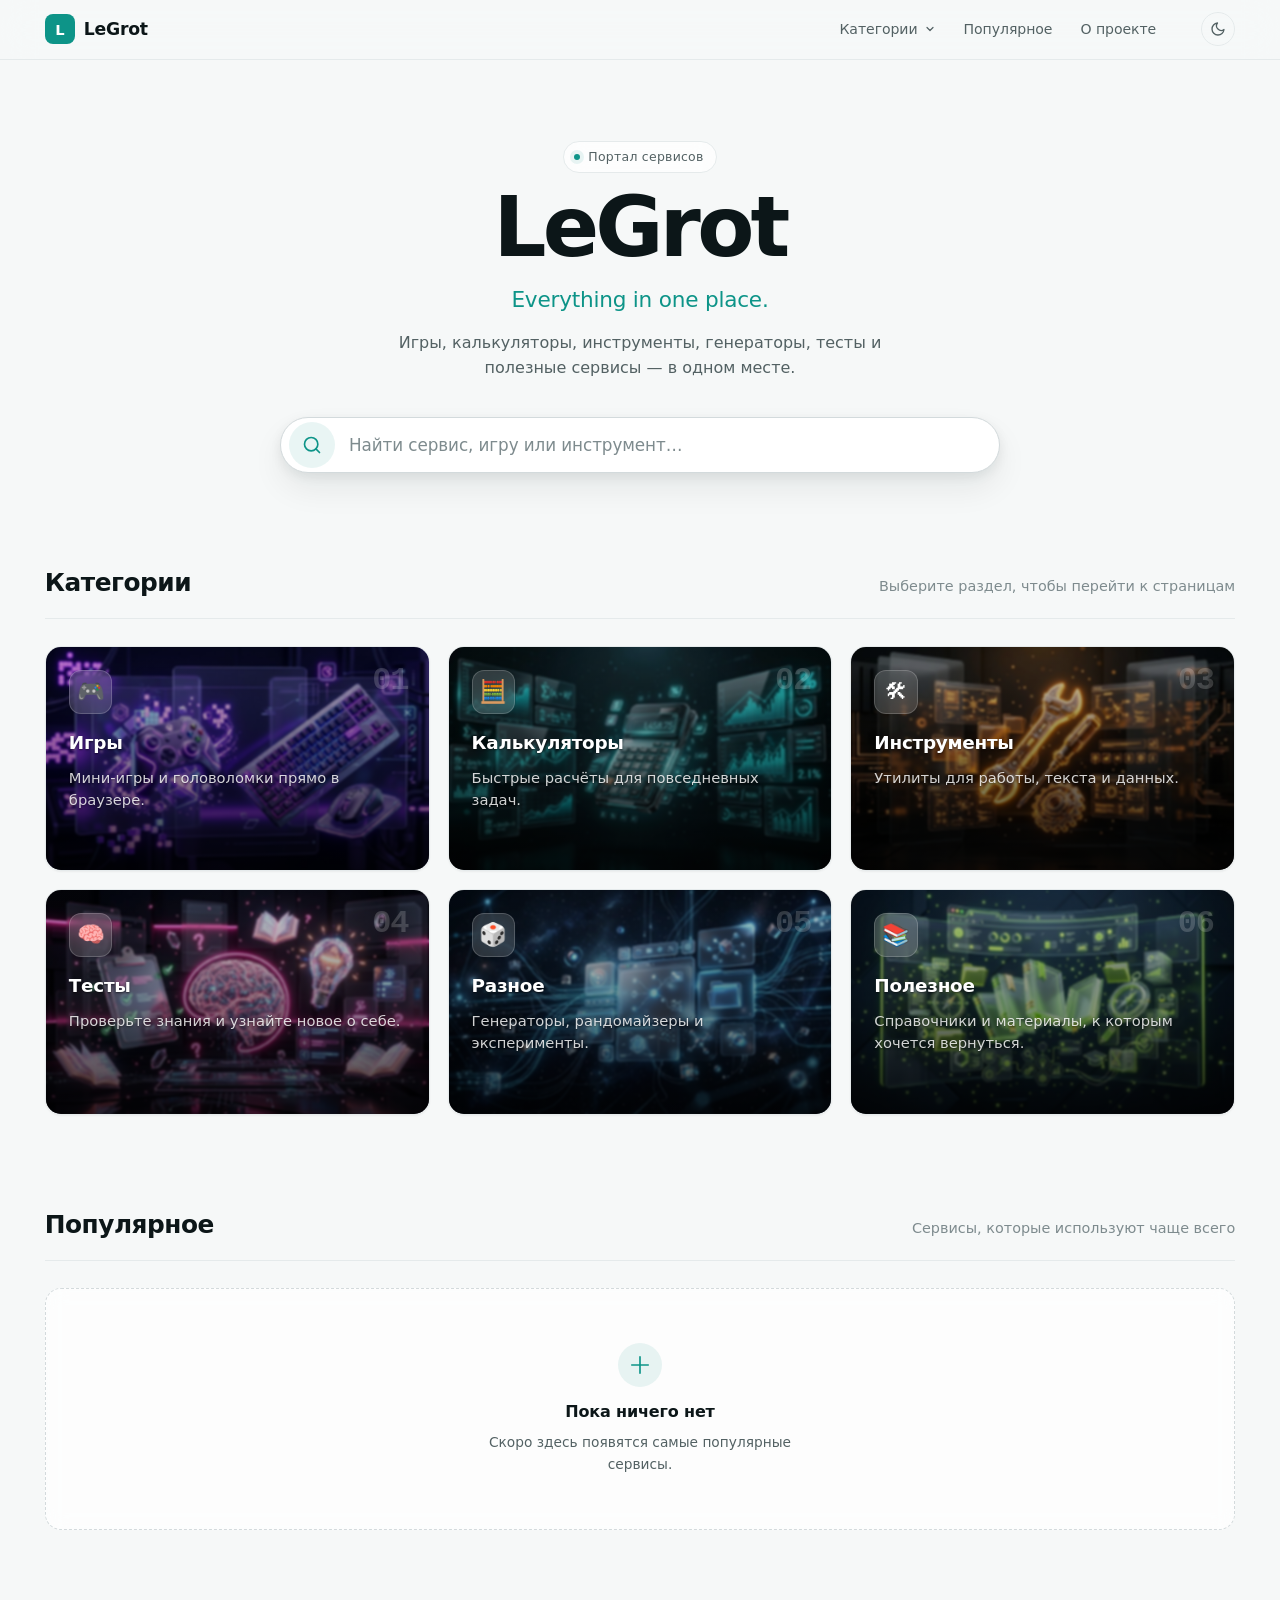
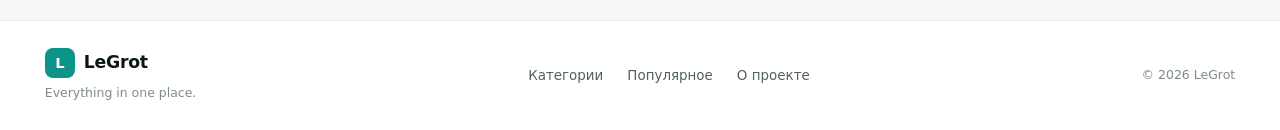
<file: index.html>
<!DOCTYPE html>
<html lang="ru" data-theme="light">
<head>
    <meta charset="UTF-8">
    <meta name="viewport" content="width=device-width, initial-scale=1.0">
    <meta name="description" content="LeGrot — Everything in one place. Игры, калькуляторы, инструменты, тесты и многое другое.">
    <title>LeGrot — Everything in one place</title>
    <link rel="icon" href="favicon.ico" type="image/x-icon">
    <link rel="stylesheet" href="assets/css/style.css">
</head>
<body>
    <header class="header">
        <div class="container header__inner">
            <a href="index.html" class="logo" aria-label="LeGrot — на главную">
                <span class="logo__mark">L</span>
                <span class="logo__text">LeGrot</span>
            </a>

            <nav class="nav" aria-label="Основная навигация">
                <div class="nav__item">
                    <button type="button" class="nav__link nav__link--button" id="categoriesBtn" aria-expanded="false" aria-controls="categoriesMenu">
                        Категории
                        <svg class="nav__chevron" width="12" height="12" viewBox="0 0 24 24" fill="none" stroke="currentColor" stroke-width="2.4" stroke-linecap="round" stroke-linejoin="round" aria-hidden="true">
                            <path d="m6 9 6 6 6-6"></path>
                        </svg>
                    </button>

                    <div class="dropdown" id="categoriesMenu" hidden>
                        <div class="dropdown__inner">
                            <a href="pages/games.html" class="dropdown__item">
                                <span class="dropdown__icon">🎮</span>
                                <span class="dropdown__body">
                                    <span class="dropdown__title">Игры</span>
                                    <span class="dropdown__desc">Мини-игры и головоломки</span>
                                </span>
                            </a>
                            <a href="pages/calculator.html" class="dropdown__item">
                                <span class="dropdown__icon">🧮</span>
                                <span class="dropdown__body">
                                    <span class="dropdown__title">Калькуляторы</span>
                                    <span class="dropdown__desc">Быстрые расчёты</span>
                                </span>
                            </a>
                            <a href="pages/tools.html" class="dropdown__item">
                                <span class="dropdown__icon">🛠</span>
                                <span class="dropdown__body">
                                    <span class="dropdown__title">Инструменты</span>
                                    <span class="dropdown__desc">Утилиты и конвертеры</span>
                                </span>
                            </a>
                            <a href="pages/tests.html" class="dropdown__item">
                                <span class="dropdown__icon">🧠</span>
                                <span class="dropdown__body">
                                    <span class="dropdown__title">Тесты</span>
                                    <span class="dropdown__desc">Проверь себя</span>
                                </span>
                            </a>
                            <a href="pages/misc.html" class="dropdown__item">
                                <span class="dropdown__icon">🎲</span>
                                <span class="dropdown__body">
                                    <span class="dropdown__title">Разное</span>
                                    <span class="dropdown__desc">Генераторы и рандом</span>
                                </span>
                            </a>
                            <a href="pages/useful.html" class="dropdown__item">
                                <span class="dropdown__icon">📚</span>
                                <span class="dropdown__body">
                                    <span class="dropdown__title">Полезное</span>
                                    <span class="dropdown__desc">Справочники и материалы</span>
                                </span>
                            </a>
                        </div>
                    </div>
                </div>

                <a href="#popular" class="nav__link" data-scroll>Популярное</a>
                <a href="#about" class="nav__link" data-scroll>О проекте</a>
            </nav>

            <div class="header__tools">
                <button type="button" class="theme-toggle" id="themeToggle" aria-label="Переключить тему">
                    <svg class="theme-toggle__icon theme-toggle__icon--sun" width="16" height="16" viewBox="0 0 24 24" fill="none" stroke="currentColor" stroke-width="2" stroke-linecap="round" stroke-linejoin="round" aria-hidden="true">
                        <circle cx="12" cy="12" r="4"></circle>
                        <path d="M12 2v2M12 20v2M4.93 4.93l1.41 1.41M17.66 17.66l1.41 1.41M2 12h2M20 12h2M4.93 19.07l1.41-1.41M17.66 6.34l1.41-1.41"></path>
                    </svg>
                    <svg class="theme-toggle__icon theme-toggle__icon--moon" width="16" height="16" viewBox="0 0 24 24" fill="none" stroke="currentColor" stroke-width="2" stroke-linecap="round" stroke-linejoin="round" aria-hidden="true">
                        <path d="M21 12.79A9 9 0 1 1 11.21 3 7 7 0 0 0 21 12.79z"></path>
                    </svg>
                </button>

                <button type="button" class="burger" id="burger" aria-label="Меню" aria-expanded="false" aria-controls="mobileMenu">
                    <span></span>
                    <span></span>
                    <span></span>
                </button>
            </div>
        </div>
    </header>

    <div class="mobile-menu" id="mobileMenu" hidden>
        <nav class="mobile-menu__nav" aria-label="Мобильная навигация">
            <a href="pages/games.html" class="mobile-menu__link"><span>🎮</span> Игры</a>
            <a href="pages/calculator.html" class="mobile-menu__link"><span>🧮</span> Калькуляторы</a>
            <a href="pages/tools.html" class="mobile-menu__link"><span>🛠</span> Инструменты</a>
            <a href="pages/tests.html" class="mobile-menu__link"><span>🧠</span> Тесты</a>
            <a href="pages/misc.html" class="mobile-menu__link"><span>🎲</span> Разное</a>
            <a href="pages/useful.html" class="mobile-menu__link"><span>📚</span> Полезное</a>
        </nav>
    </div>

    <main>
        <section class="hero" id="about">
            <div class="container hero__inner">
                <div class="hero__top reveal">
                    <span class="hero__eyebrow">
                        <span class="hero__dot" aria-hidden="true"></span>
                        Портал сервисов
                    </span>
                    <h1 class="hero__title">LeGrot</h1>
                    <p class="hero__slogan">Everything in one place.</p>
                    <p class="hero__text">
                        Игры, калькуляторы, инструменты, генераторы, тесты и полезные сервисы — в одном месте.
                    </p>
                </div>

                <div class="hero__search reveal">
                    <div class="big-search" id="bigSearch">
                        <span class="big-search__icon" aria-hidden="true">
                            <svg width="20" height="20" viewBox="0 0 24 24" fill="none" stroke="currentColor" stroke-width="2" stroke-linecap="round" stroke-linejoin="round">
                                <circle cx="11" cy="11" r="8"></circle>
                                <path d="m21 21-4.3-4.3"></path>
                            </svg>
                        </span>
                        <input
                            type="search"
                            id="search"
                            class="big-search__input"
                            placeholder="Найти сервис, игру или инструмент…"
                            autocomplete="off"
                            role="combobox"
                            aria-expanded="false"
                            aria-controls="searchResults"
                        >
                        <div class="big-search__results" id="searchResults" hidden role="listbox"></div>
                    </div>
                </div>
            </div>
        </section>

        <section class="section" id="categories">
            <div class="container">
                <div class="section__head reveal">
                    <h2 class="section__title">Категории</h2>
                    <p class="section__subtitle">Выберите раздел, чтобы перейти к страницам</p>
                </div>

                <div class="grid grid--categories" id="categoriesGrid">
                    <a href="pages/games.html" class="tile tile--cover reveal" data-search="игры games">
                        <img class="tile__cover" src="assets/images/categories/games.webp" alt="" loading="lazy" width="600" height="600">
                        <span class="tile__index">01</span>
                        <span class="tile__icon" data-tone="violet">🎮</span>
                        <span class="tile__title">Игры</span>
                        <span class="tile__text">Мини-игры и головоломки прямо в браузере.</span>
                        <span class="tile__arrow" aria-hidden="true">
                            <svg width="16" height="16" viewBox="0 0 24 24" fill="none" stroke="currentColor" stroke-width="2" stroke-linecap="round" stroke-linejoin="round">
                                <path d="M5 12h14M13 5l7 7-7 7"></path>
                            </svg>
                        </span>
                    </a>

                    <a href="pages/calculator.html" class="tile tile--cover reveal" data-search="калькуляторы calculator">
                        <img class="tile__cover" src="assets/images/categories/calculator.webp" alt="" loading="lazy" width="600" height="600">
                        <span class="tile__index">02</span>
                        <span class="tile__icon" data-tone="teal">🧮</span>
                        <span class="tile__title">Калькуляторы</span>
                        <span class="tile__text">Быстрые расчёты для повседневных задач.</span>
                        <span class="tile__arrow" aria-hidden="true">
                            <svg width="16" height="16" viewBox="0 0 24 24" fill="none" stroke="currentColor" stroke-width="2" stroke-linecap="round" stroke-linejoin="round">
                                <path d="M5 12h14M13 5l7 7-7 7"></path>
                            </svg>
                        </span>
                    </a>

                    <a href="pages/tools.html" class="tile tile--cover reveal" data-search="инструменты tools">
                        <img class="tile__cover" src="assets/images/categories/tools.webp" alt="" loading="lazy" width="600" height="600">
                        <span class="tile__index">03</span>
                        <span class="tile__icon" data-tone="amber">🛠</span>
                        <span class="tile__title">Инструменты</span>
                        <span class="tile__text">Утилиты для работы, текста и данных.</span>
                        <span class="tile__arrow" aria-hidden="true">
                            <svg width="16" height="16" viewBox="0 0 24 24" fill="none" stroke="currentColor" stroke-width="2" stroke-linecap="round" stroke-linejoin="round">
                                <path d="M5 12h14M13 5l7 7-7 7"></path>
                            </svg>
                        </span>
                    </a>

                    <a href="pages/tests.html" class="tile tile--cover reveal" data-search="тесты tests">
                        <img class="tile__cover" src="assets/images/categories/tests.webp" alt="" loading="lazy" width="600" height="600">
                        <span class="tile__index">04</span>
                        <span class="tile__icon" data-tone="rose">🧠</span>
                        <span class="tile__title">Тесты</span>
                        <span class="tile__text">Проверьте знания и узнайте новое о себе.</span>
                        <span class="tile__arrow" aria-hidden="true">
                            <svg width="16" height="16" viewBox="0 0 24 24" fill="none" stroke="currentColor" stroke-width="2" stroke-linecap="round" stroke-linejoin="round">
                                <path d="M5 12h14M13 5l7 7-7 7"></path>
                            </svg>
                        </span>
                    </a>

                    <a href="pages/misc.html" class="tile tile--cover reveal" data-search="разное misc generators">
                        <img class="tile__cover" src="assets/images/categories/misc.webp" alt="" loading="lazy" width="600" height="600">
                        <span class="tile__index">05</span>
                        <span class="tile__icon" data-tone="sky">🎲</span>
                        <span class="tile__title">Разное</span>
                        <span class="tile__text">Генераторы, рандомайзеры и эксперименты.</span>
                        <span class="tile__arrow" aria-hidden="true">
                            <svg width="16" height="16" viewBox="0 0 24 24" fill="none" stroke="currentColor" stroke-width="2" stroke-linecap="round" stroke-linejoin="round">
                                <path d="M5 12h14M13 5l7 7-7 7"></path>
                            </svg>
                        </span>
                    </a>

                    <a href="pages/useful.html" class="tile tile--cover reveal" data-search="полезное useful">
                        <img class="tile__cover" src="assets/images/categories/useful.webp" alt="" loading="lazy" width="600" height="600">
                        <span class="tile__index">06</span>
                        <span class="tile__icon" data-tone="lime">📚</span>
                        <span class="tile__title">Полезное</span>
                        <span class="tile__text">Справочники и материалы, к которым хочется вернуться.</span>
                        <span class="tile__arrow" aria-hidden="true">
                            <svg width="16" height="16" viewBox="0 0 24 24" fill="none" stroke="currentColor" stroke-width="2" stroke-linecap="round" stroke-linejoin="round">
                                <path d="M5 12h14M13 5l7 7-7 7"></path>
                            </svg>
                        </span>
                    </a>
                </div>
            </div>
        </section>

        <section class="section" id="popular">
            <div class="container">
                <div class="section__head reveal">
                    <h2 class="section__title">Популярное</h2>
                    <p class="section__subtitle">Сервисы, которые используют чаще всего</p>
                </div>

                <div class="placeholder reveal">
                    <span class="placeholder__icon" aria-hidden="true">
                        <svg width="22" height="22" viewBox="0 0 24 24" fill="none" stroke="currentColor" stroke-width="1.8" stroke-linecap="round" stroke-linejoin="round">
                            <path d="M12 3v18M3 12h18"></path>
                        </svg>
                    </span>
                    <p class="placeholder__title">Пока ничего нет</p>
                    <p class="placeholder__text">Скоро здесь появятся самые популярные сервисы.</p>
                </div>
            </div>
        </section>
    </main>

    <footer class="footer">
        <div class="container footer__inner">
            <div class="footer__brand">
                <a href="index.html" class="logo" aria-label="LeGrot — на главную">
                    <span class="logo__mark">L</span>
                    <span class="logo__text">LeGrot</span>
                </a>
                <p class="footer__slogan">Everything in one place.</p>
            </div>

            <nav class="footer__nav" aria-label="Навигация в подвале">
                <a href="#categories" class="footer__link" data-scroll>Категории</a>
                <a href="#popular" class="footer__link" data-scroll>Популярное</a>
                <a href="#about" class="footer__link" data-scroll>О проекте</a>
            </nav>

            <p class="footer__copy">© <span id="year"></span> LeGrot</p>
        </div>
    </footer>

    <button type="button" class="to-top" id="toTop" aria-label="Наверх">
        <svg width="18" height="18" viewBox="0 0 24 24" fill="none" stroke="currentColor" stroke-width="2" stroke-linecap="round" stroke-linejoin="round" aria-hidden="true">
            <path d="m18 15-6-6-6 6"></path>
        </svg>
    </button>

    <script src="assets/js/pages.js"></script>
    <script src="assets/js/main.js"></script>
</body>
</html>
</file>
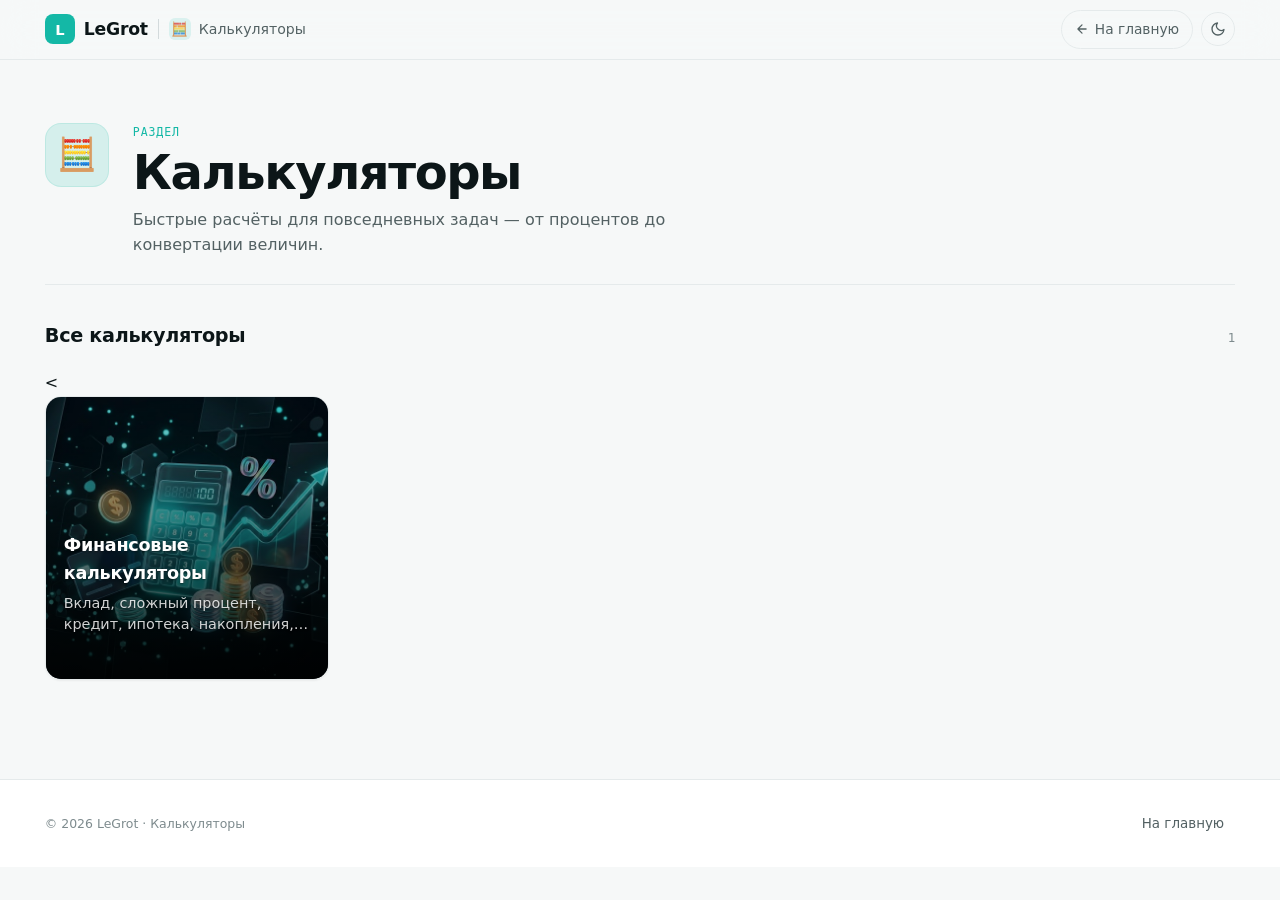
<file: pages/calculator.html>
<!DOCTYPE html>
<html lang="ru" data-theme="dark">
<head>
    <meta charset="UTF-8">
    <meta name="viewport" content="width=device-width, initial-scale=1.0">
    <meta name="description" content="Калькуляторы — LeGrot. Быстрые расчёты для повседневных задач.">
    <title>Калькуляторы — LeGrot</title>
    <link rel="icon" href="../favicon.ico" type="image/x-icon">
    <link rel="stylesheet" href="../assets/css/section.css">
</head>
<body data-section="calculator">
    <header class="header">
        <div class="container header__inner">
            <div class="header__left">
                <a href="../index.html" class="logo" aria-label="LeGrot — на главную">
                    <span class="logo__mark">L</span>
                    <span class="logo__text">LeGrot</span>
                </a>
                <span class="header__divider" aria-hidden="true"></span>
                <span class="header__section">
                    <span class="header__section-icon" aria-hidden="true">🧮</span>
                    <span class="header__section-title">Калькуляторы</span>
                </span>
            </div>

            <div class="header__tools">
                <a href="../index.html" class="back-link">
                    <svg width="14" height="14" viewBox="0 0 24 24" fill="none" stroke="currentColor" stroke-width="2.2" stroke-linecap="round" stroke-linejoin="round" aria-hidden="true">
                        <path d="M19 12H5M12 19l-7-7 7-7"></path>
                    </svg>
                    <span>На главную</span>
                </a>
                <button type="button" class="theme-toggle" id="themeToggle" aria-label="Переключить тему">
                    <svg class="theme-toggle__icon theme-toggle__icon--sun" width="16" height="16" viewBox="0 0 24 24" fill="none" stroke="currentColor" stroke-width="2" stroke-linecap="round" stroke-linejoin="round" aria-hidden="true">
                        <circle cx="12" cy="12" r="4"></circle>
                        <path d="M12 2v2M12 20v2M4.93 4.93l1.41 1.41M17.66 17.66l1.41 1.41M2 12h2M20 12h2M4.93 19.07l1.41-1.41M17.66 6.34l1.41-1.41"></path>
                    </svg>
                    <svg class="theme-toggle__icon theme-toggle__icon--moon" width="16" height="16" viewBox="0 0 24 24" fill="none" stroke="currentColor" stroke-width="2" stroke-linecap="round" stroke-linejoin="round" aria-hidden="true">
                        <path d="M21 12.79A9 9 0 1 1 11.21 3 7 7 0 0 0 21 12.79z"></path>
                    </svg>
                </button>
            </div>
        </div>
    </header>

    <main>
        <section class="page">
            <div class="container">
                <div class="page__head">
                    <span class="page__icon" aria-hidden="true">🧮</span>
                    <div class="page__meta">
                        <span class="page__eyebrow">Раздел</span>
                        <h1 class="page__title">Калькуляторы</h1>
                        <p class="page__text">Быстрые расчёты для повседневных задач — от процентов до конвертации величин.</p>
                    </div>
                </div>

                <div class="section-subhead">
                    <h2 class="section-subhead__title">Все калькуляторы</h2>
                    <span class="section-subhead__count" data-count>0</span>
                </div>



                <<div class="grid" data-items>
    <a href="calculator/finance.html" class="item">
        <img class="item__cover" src="../assets/images/Финансовые-калькуляторы.jpg" alt="" loading="lazy" width="800" height="500">
        <span class="item__title">Финансовые калькуляторы</span>
        <span class="item__text">Вклад, сложный процент, кредит, ипотека, накопления, инфляция, налоги и комиссии — с графиками и мгновенным расчётом.</span>
        <span class="item__arrow" aria-hidden="true">
            <svg width="16" height="16" viewBox="0 0 24 24" fill="none" stroke="currentColor" stroke-width="2" stroke-linecap="round" stroke-linejoin="round">
                <path d="M5 12h14M13 5l7 7-7 7"></path>
            </svg>
        </span>
    </a>
</div>


            </div>
        </section>
    </main>

    <footer class="footer">
        <div class="container footer__inner">
            <p class="footer__copy">© <span id="year"></span> LeGrot · Калькуляторы</p>
            <a href="../index.html" class="footer__link">На главную</a>
        </div>
    </footer>

    <script src="../assets/js/section.js"></script>
</body>
</html>
</file>
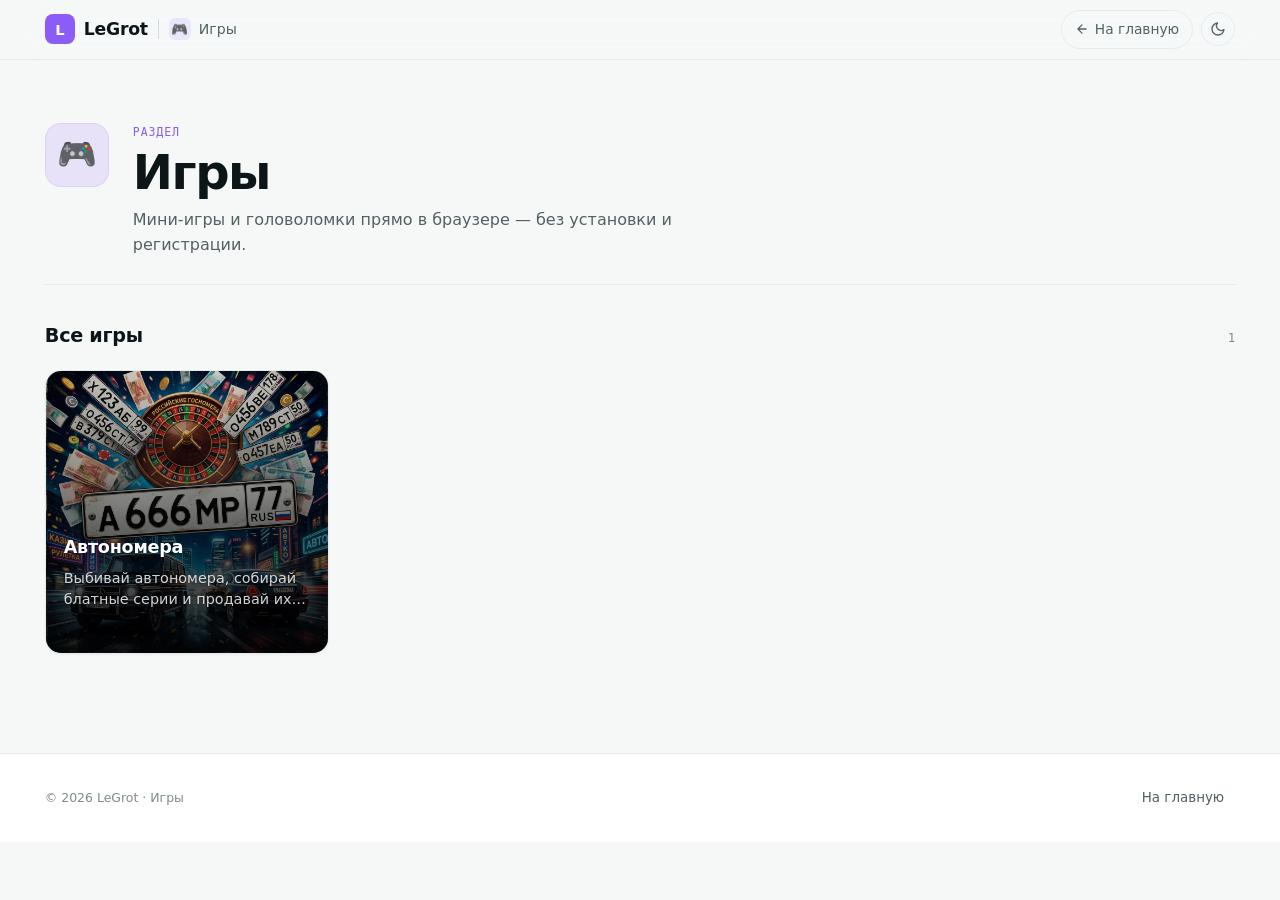
<file: pages/games.html>
<!DOCTYPE html>
<html lang="ru" data-theme="dark">
<head>
    <meta charset="UTF-8">
    <meta name="viewport" content="width=device-width, initial-scale=1.0">
    <meta name="description" content="Игры — LeGrot. Мини-игры и головоломки прямо в браузере.">
    <title>Игры — LeGrot</title>
    <link rel="icon" href="../favicon.ico" type="image/x-icon">
    <link rel="stylesheet" href="../assets/css/section.css">
</head>
<body data-section="games">
    <header class="header">
        <div class="container header__inner">
            <div class="header__left">
                <a href="../index.html" class="logo" aria-label="LeGrot — на главную">
                    <span class="logo__mark">L</span>
                    <span class="logo__text">LeGrot</span>
                </a>
                <span class="header__divider" aria-hidden="true"></span>
                <span class="header__section">
                    <span class="header__section-icon" aria-hidden="true">🎮</span>
                    <span class="header__section-title">Игры</span>
                </span>
            </div>

            <div class="header__tools">
                <a href="../index.html" class="back-link">
                    <svg width="14" height="14" viewBox="0 0 24 24" fill="none" stroke="currentColor" stroke-width="2.2" stroke-linecap="round" stroke-linejoin="round" aria-hidden="true">
                        <path d="M19 12H5M12 19l-7-7 7-7"></path>
                    </svg>
                    <span>На главную</span>
                </a>
                <button type="button" class="theme-toggle" id="themeToggle" aria-label="Переключить тему">
                    <svg class="theme-toggle__icon theme-toggle__icon--sun" width="16" height="16" viewBox="0 0 24 24" fill="none" stroke="currentColor" stroke-width="2" stroke-linecap="round" stroke-linejoin="round" aria-hidden="true">
                        <circle cx="12" cy="12" r="4"></circle>
                        <path d="M12 2v2M12 20v2M4.93 4.93l1.41 1.41M17.66 17.66l1.41 1.41M2 12h2M20 12h2M4.93 19.07l1.41-1.41M17.66 6.34l1.41-1.41"></path>
                    </svg>
                    <svg class="theme-toggle__icon theme-toggle__icon--moon" width="16" height="16" viewBox="0 0 24 24" fill="none" stroke="currentColor" stroke-width="2" stroke-linecap="round" stroke-linejoin="round" aria-hidden="true">
                        <path d="M21 12.79A9 9 0 1 1 11.21 3 7 7 0 0 0 21 12.79z"></path>
                    </svg>
                </button>
            </div>
        </div>
    </header>

    <main>
        <section class="page">
            <div class="container">
                <div class="page__head">
                    <span class="page__icon" aria-hidden="true">🎮</span>
                    <div class="page__meta">
                        <span class="page__eyebrow">Раздел</span>
                        <h1 class="page__title">Игры</h1>
                        <p class="page__text">Мини-игры и головоломки прямо в браузере — без установки и регистрации.</p>
                    </div>
                </div>

                <div class="section-subhead">
                    <h2 class="section-subhead__title">Все игры</h2>
                    <span class="section-subhead__count" data-count>0</span>
                </div>

                

<div class="grid" data-items>
    <a href="games/номера/index.html" class="item">
        <img class="item__cover" src="../assets/images/Автономера.jpg" alt="" loading="lazy" width="800" height="500">       
        <span class="item__title">Автономера</span>
        <span class="item__text">Выбивай автономера, собирай блатные серии и продавай их за миллионы.</span>
        <span class="item__arrow" aria-hidden="true">
            <svg width="16" height="16" viewBox="0 0 24 24" fill="none" stroke="currentColor" stroke-width="2" stroke-linecap="round" stroke-linejoin="round">
                <path d="M5 12h14M13 5l7 7-7 7"></path>
            </svg>
        </span>
    </a>
</div>


                </div>
            </div>
        </section>
    </main>

    <footer class="footer">
        <div class="container footer__inner">
            <p class="footer__copy">© <span id="year"></span> LeGrot · Игры</p>
            <a href="../index.html" class="footer__link">На главную</a>
        </div>
    </footer>

    <script src="../assets/js/section.js"></script>
</body>
</html>
</file>
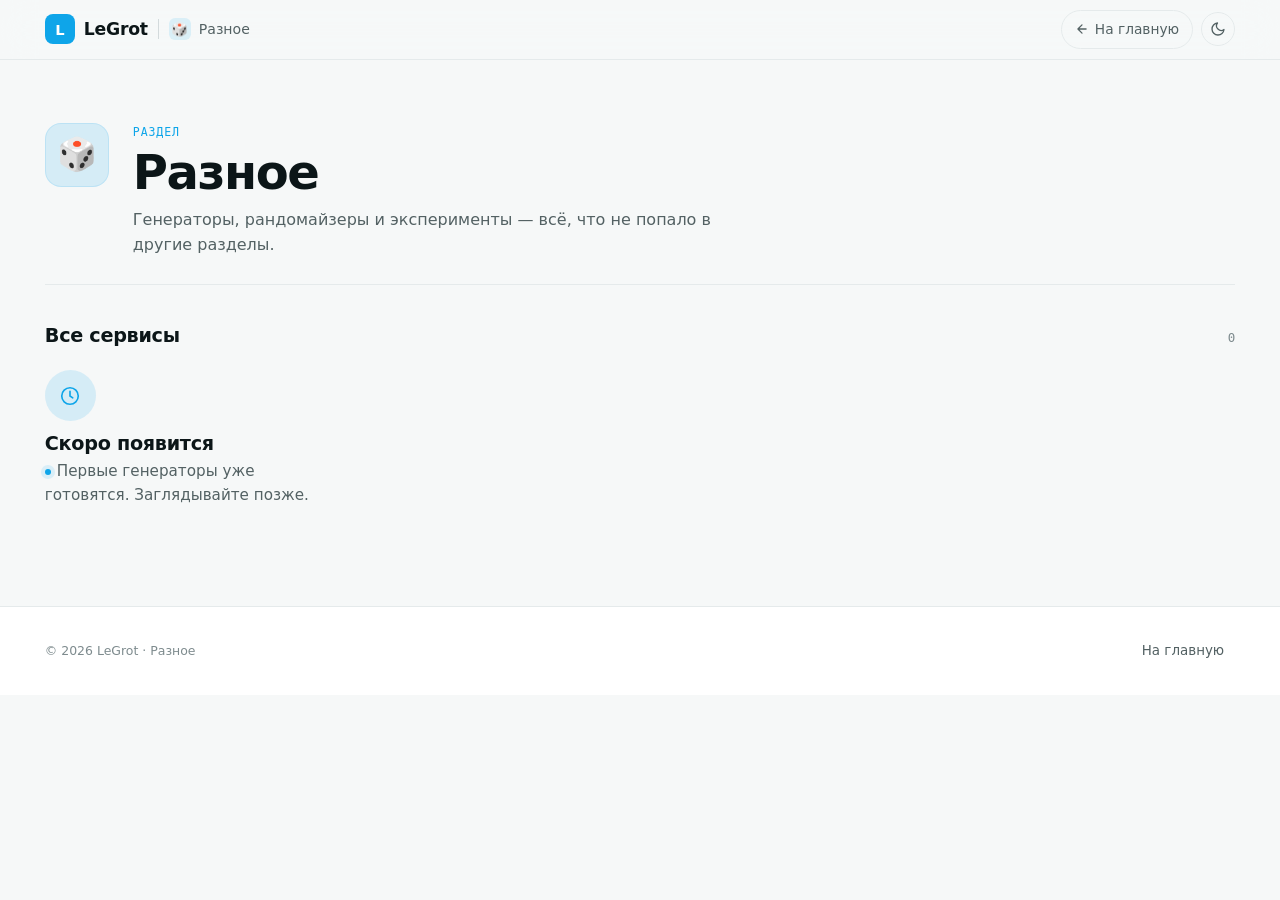
<file: pages/misc.html>
<!DOCTYPE html>
<html lang="ru" data-theme="dark">
<head>
    <meta charset="UTF-8">
    <meta name="viewport" content="width=device-width, initial-scale=1.0">
    <meta name="description" content="Разное — LeGrot. Генераторы, рандомайзеры и эксперименты.">
    <title>Разное — LeGrot</title>
    <link rel="icon" href="../favicon.ico" type="image/x-icon">
    <link rel="stylesheet" href="../assets/css/section.css">
</head>
<body data-section="misc">
    <header class="header">
        <div class="container header__inner">
            <div class="header__left">
                <a href="../index.html" class="logo" aria-label="LeGrot — на главную">
                    <span class="logo__mark">L</span>
                    <span class="logo__text">LeGrot</span>
                </a>
                <span class="header__divider" aria-hidden="true"></span>
                <span class="header__section">
                    <span class="header__section-icon" aria-hidden="true">🎲</span>
                    <span class="header__section-title">Разное</span>
                </span>
            </div>

            <div class="header__tools">
                <a href="../index.html" class="back-link">
                    <svg width="14" height="14" viewBox="0 0 24 24" fill="none" stroke="currentColor" stroke-width="2.2" stroke-linecap="round" stroke-linejoin="round" aria-hidden="true">
                        <path d="M19 12H5M12 19l-7-7 7-7"></path>
                    </svg>
                    <span>На главную</span>
                </a>
                <button type="button" class="theme-toggle" id="themeToggle" aria-label="Переключить тему">
                    <svg class="theme-toggle__icon theme-toggle__icon--sun" width="16" height="16" viewBox="0 0 24 24" fill="none" stroke="currentColor" stroke-width="2" stroke-linecap="round" stroke-linejoin="round" aria-hidden="true">
                        <circle cx="12" cy="12" r="4"></circle>
                        <path d="M12 2v2M12 20v2M4.93 4.93l1.41 1.41M17.66 17.66l1.41 1.41M2 12h2M20 12h2M4.93 19.07l1.41-1.41M17.66 6.34l1.41-1.41"></path>
                    </svg>
                    <svg class="theme-toggle__icon theme-toggle__icon--moon" width="16" height="16" viewBox="0 0 24 24" fill="none" stroke="currentColor" stroke-width="2" stroke-linecap="round" stroke-linejoin="round" aria-hidden="true">
                        <path d="M21 12.79A9 9 0 1 1 11.21 3 7 7 0 0 0 21 12.79z"></path>
                    </svg>
                </button>
            </div>
        </div>
    </header>

    <main>
        <section class="page">
            <div class="container">
                <div class="page__head">
                    <span class="page__icon" aria-hidden="true">🎲</span>
                    <div class="page__meta">
                        <span class="page__eyebrow">Раздел</span>
                        <h1 class="page__title">Разное</h1>
                        <p class="page__text">Генераторы, рандомайзеры и эксперименты — всё, что не попало в другие разделы.</p>
                    </div>
                </div>

                <div class="section-subhead">
                    <h2 class="section-subhead__title">Все сервисы</h2>
                    <span class="section-subhead__count" data-count>0</span>
                </div>

                <div class="grid" data-items>
                    <div class="empty">
                        <span class="empty__icon" aria-hidden="true">
                            <svg width="22" height="22" viewBox="0 0 24 24" fill="none" stroke="currentColor" stroke-width="1.8" stroke-linecap="round" stroke-linejoin="round">
                                <circle cx="12" cy="12" r="9"></circle>
                                <path d="M12 7v5l3 2"></path>
                            </svg>
                        </span>
                        <p class="empty__title">Скоро появится</p>
                        <p class="empty__text"><span class="empty__pulse" aria-hidden="true"></span>Первые генераторы уже готовятся. Заглядывайте позже.</p>
                    </div>
                </div>
            </div>
        </section>
    </main>

    <footer class="footer">
        <div class="container footer__inner">
            <p class="footer__copy">© <span id="year"></span> LeGrot · Разное</p>
            <a href="../index.html" class="footer__link">На главную</a>
        </div>
    </footer>

    <script src="../assets/js/section.js"></script>
</body>
</html>
</file>
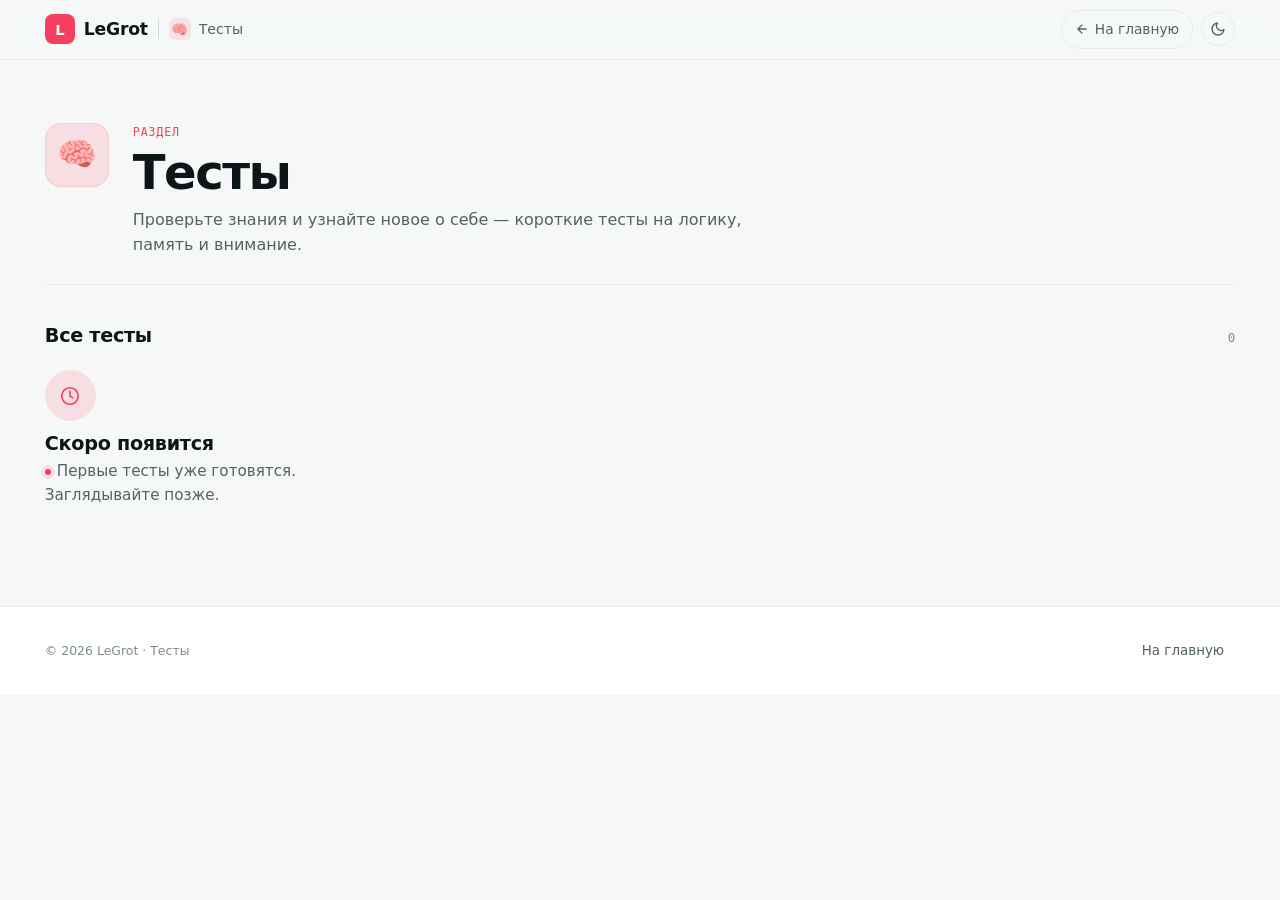
<file: pages/tests.html>
<!DOCTYPE html>
<html lang="ru" data-theme="dark">
<head>
    <meta charset="UTF-8">
    <meta name="viewport" content="width=device-width, initial-scale=1.0">
    <meta name="description" content="Тесты — LeGrot. Проверьте знания и узнайте новое о себе.">
    <title>Тесты — LeGrot</title>
    <link rel="icon" href="../favicon.ico" type="image/x-icon">
    <link rel="stylesheet" href="../assets/css/section.css">
</head>
<body data-section="tests">
    <header class="header">
        <div class="container header__inner">
            <div class="header__left">
                <a href="../index.html" class="logo" aria-label="LeGrot — на главную">
                    <span class="logo__mark">L</span>
                    <span class="logo__text">LeGrot</span>
                </a>
                <span class="header__divider" aria-hidden="true"></span>
                <span class="header__section">
                    <span class="header__section-icon" aria-hidden="true">🧠</span>
                    <span class="header__section-title">Тесты</span>
                </span>
            </div>

            <div class="header__tools">
                <a href="../index.html" class="back-link">
                    <svg width="14" height="14" viewBox="0 0 24 24" fill="none" stroke="currentColor" stroke-width="2.2" stroke-linecap="round" stroke-linejoin="round" aria-hidden="true">
                        <path d="M19 12H5M12 19l-7-7 7-7"></path>
                    </svg>
                    <span>На главную</span>
                </a>
                <button type="button" class="theme-toggle" id="themeToggle" aria-label="Переключить тему">
                    <svg class="theme-toggle__icon theme-toggle__icon--sun" width="16" height="16" viewBox="0 0 24 24" fill="none" stroke="currentColor" stroke-width="2" stroke-linecap="round" stroke-linejoin="round" aria-hidden="true">
                        <circle cx="12" cy="12" r="4"></circle>
                        <path d="M12 2v2M12 20v2M4.93 4.93l1.41 1.41M17.66 17.66l1.41 1.41M2 12h2M20 12h2M4.93 19.07l1.41-1.41M17.66 6.34l1.41-1.41"></path>
                    </svg>
                    <svg class="theme-toggle__icon theme-toggle__icon--moon" width="16" height="16" viewBox="0 0 24 24" fill="none" stroke="currentColor" stroke-width="2" stroke-linecap="round" stroke-linejoin="round" aria-hidden="true">
                        <path d="M21 12.79A9 9 0 1 1 11.21 3 7 7 0 0 0 21 12.79z"></path>
                    </svg>
                </button>
            </div>
        </div>
    </header>

    <main>
        <section class="page">
            <div class="container">
                <div class="page__head">
                    <span class="page__icon" aria-hidden="true">🧠</span>
                    <div class="page__meta">
                        <span class="page__eyebrow">Раздел</span>
                        <h1 class="page__title">Тесты</h1>
                        <p class="page__text">Проверьте знания и узнайте новое о себе — короткие тесты на логику, память и внимание.</p>
                    </div>
                </div>

                <div class="section-subhead">
                    <h2 class="section-subhead__title">Все тесты</h2>
                    <span class="section-subhead__count" data-count>0</span>
                </div>

                <div class="grid" data-items>
                    <div class="empty">
                        <span class="empty__icon" aria-hidden="true">
                            <svg width="22" height="22" viewBox="0 0 24 24" fill="none" stroke="currentColor" stroke-width="1.8" stroke-linecap="round" stroke-linejoin="round">
                                <circle cx="12" cy="12" r="9"></circle>
                                <path d="M12 7v5l3 2"></path>
                            </svg>
                        </span>
                        <p class="empty__title">Скоро появится</p>
                        <p class="empty__text"><span class="empty__pulse" aria-hidden="true"></span>Первые тесты уже готовятся. Заглядывайте позже.</p>
                    </div>
                </div>
            </div>
        </section>
    </main>

    <footer class="footer">
        <div class="container footer__inner">
            <p class="footer__copy">© <span id="year"></span> LeGrot · Тесты</p>
            <a href="../index.html" class="footer__link">На главную</a>
        </div>
    </footer>

    <script src="../assets/js/section.js"></script>
</body>
</html>
</file>
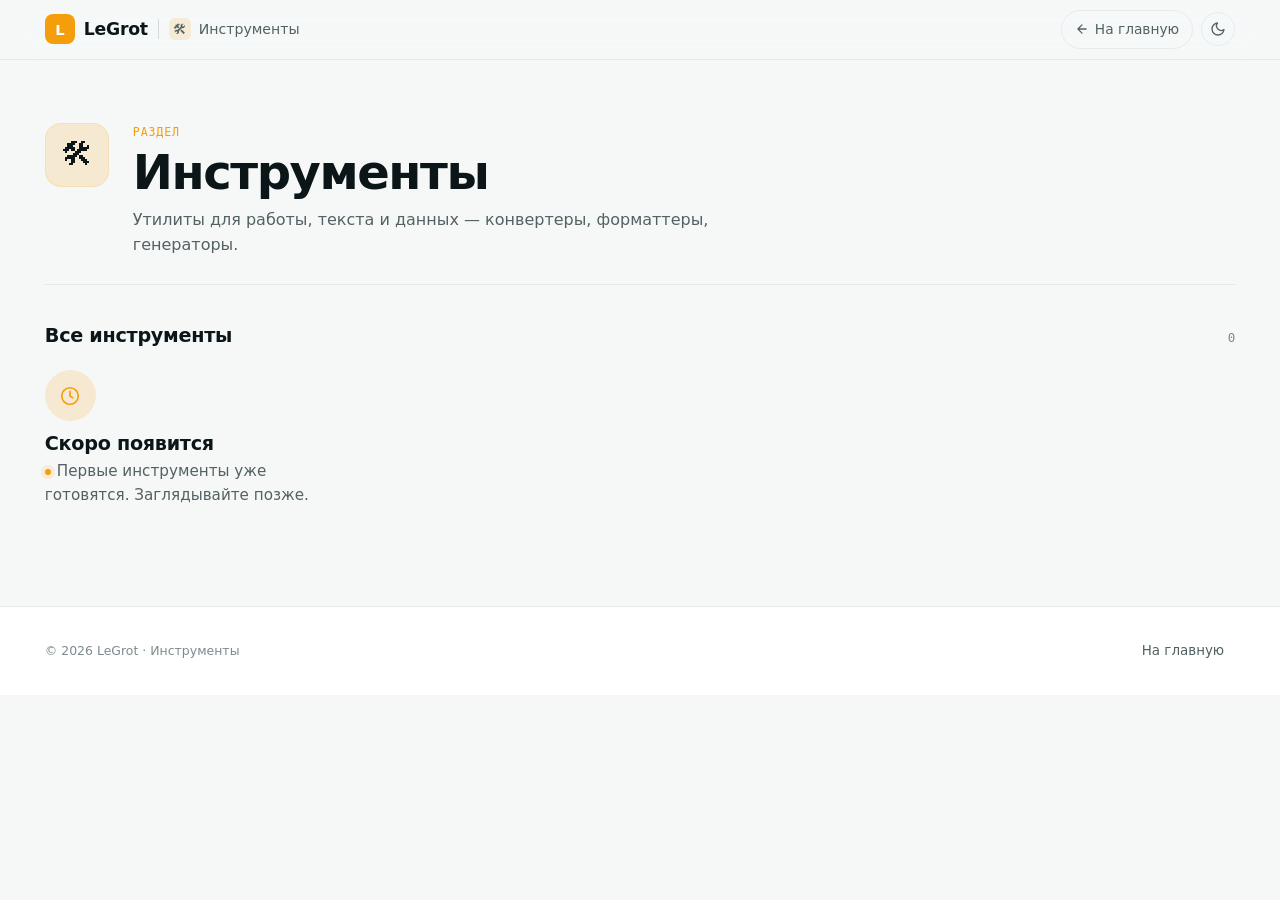
<file: pages/tools.html>
<!DOCTYPE html>
<html lang="ru" data-theme="dark">
<head>
    <meta charset="UTF-8">
    <meta name="viewport" content="width=device-width, initial-scale=1.0">
    <meta name="description" content="Инструменты — LeGrot. Утилиты для работы, текста и данных.">
    <title>Инструменты — LeGrot</title>
    <link rel="icon" href="../favicon.ico" type="image/x-icon">
    <link rel="stylesheet" href="../assets/css/section.css">
</head>
<body data-section="tools">
    <header class="header">
        <div class="container header__inner">
            <div class="header__left">
                <a href="../index.html" class="logo" aria-label="LeGrot — на главную">
                    <span class="logo__mark">L</span>
                    <span class="logo__text">LeGrot</span>
                </a>
                <span class="header__divider" aria-hidden="true"></span>
                <span class="header__section">
                    <span class="header__section-icon" aria-hidden="true">🛠</span>
                    <span class="header__section-title">Инструменты</span>
                </span>
            </div>

            <div class="header__tools">
                <a href="../index.html" class="back-link">
                    <svg width="14" height="14" viewBox="0 0 24 24" fill="none" stroke="currentColor" stroke-width="2.2" stroke-linecap="round" stroke-linejoin="round" aria-hidden="true">
                        <path d="M19 12H5M12 19l-7-7 7-7"></path>
                    </svg>
                    <span>На главную</span>
                </a>
                <button type="button" class="theme-toggle" id="themeToggle" aria-label="Переключить тему">
                    <svg class="theme-toggle__icon theme-toggle__icon--sun" width="16" height="16" viewBox="0 0 24 24" fill="none" stroke="currentColor" stroke-width="2" stroke-linecap="round" stroke-linejoin="round" aria-hidden="true">
                        <circle cx="12" cy="12" r="4"></circle>
                        <path d="M12 2v2M12 20v2M4.93 4.93l1.41 1.41M17.66 17.66l1.41 1.41M2 12h2M20 12h2M4.93 19.07l1.41-1.41M17.66 6.34l1.41-1.41"></path>
                    </svg>
                    <svg class="theme-toggle__icon theme-toggle__icon--moon" width="16" height="16" viewBox="0 0 24 24" fill="none" stroke="currentColor" stroke-width="2" stroke-linecap="round" stroke-linejoin="round" aria-hidden="true">
                        <path d="M21 12.79A9 9 0 1 1 11.21 3 7 7 0 0 0 21 12.79z"></path>
                    </svg>
                </button>
            </div>
        </div>
    </header>

    <main>
        <section class="page">
            <div class="container">
                <div class="page__head">
                    <span class="page__icon" aria-hidden="true">🛠</span>
                    <div class="page__meta">
                        <span class="page__eyebrow">Раздел</span>
                        <h1 class="page__title">Инструменты</h1>
                        <p class="page__text">Утилиты для работы, текста и данных — конвертеры, форматтеры, генераторы.</p>
                    </div>
                </div>

                <div class="section-subhead">
                    <h2 class="section-subhead__title">Все инструменты</h2>
                    <span class="section-subhead__count" data-count>0</span>
                </div>

                <div class="grid" data-items>
                    <div class="empty">
                        <span class="empty__icon" aria-hidden="true">
                            <svg width="22" height="22" viewBox="0 0 24 24" fill="none" stroke="currentColor" stroke-width="1.8" stroke-linecap="round" stroke-linejoin="round">
                                <circle cx="12" cy="12" r="9"></circle>
                                <path d="M12 7v5l3 2"></path>
                            </svg>
                        </span>
                        <p class="empty__title">Скоро появится</p>
                        <p class="empty__text"><span class="empty__pulse" aria-hidden="true"></span>Первые инструменты уже готовятся. Заглядывайте позже.</p>
                    </div>
                </div>
            </div>
        </section>
    </main>

    <footer class="footer">
        <div class="container footer__inner">
            <p class="footer__copy">© <span id="year"></span> LeGrot · Инструменты</p>
            <a href="../index.html" class="footer__link">На главную</a>
        </div>
    </footer>

    <script src="../assets/js/section.js"></script>
</body>
</html>
</file>
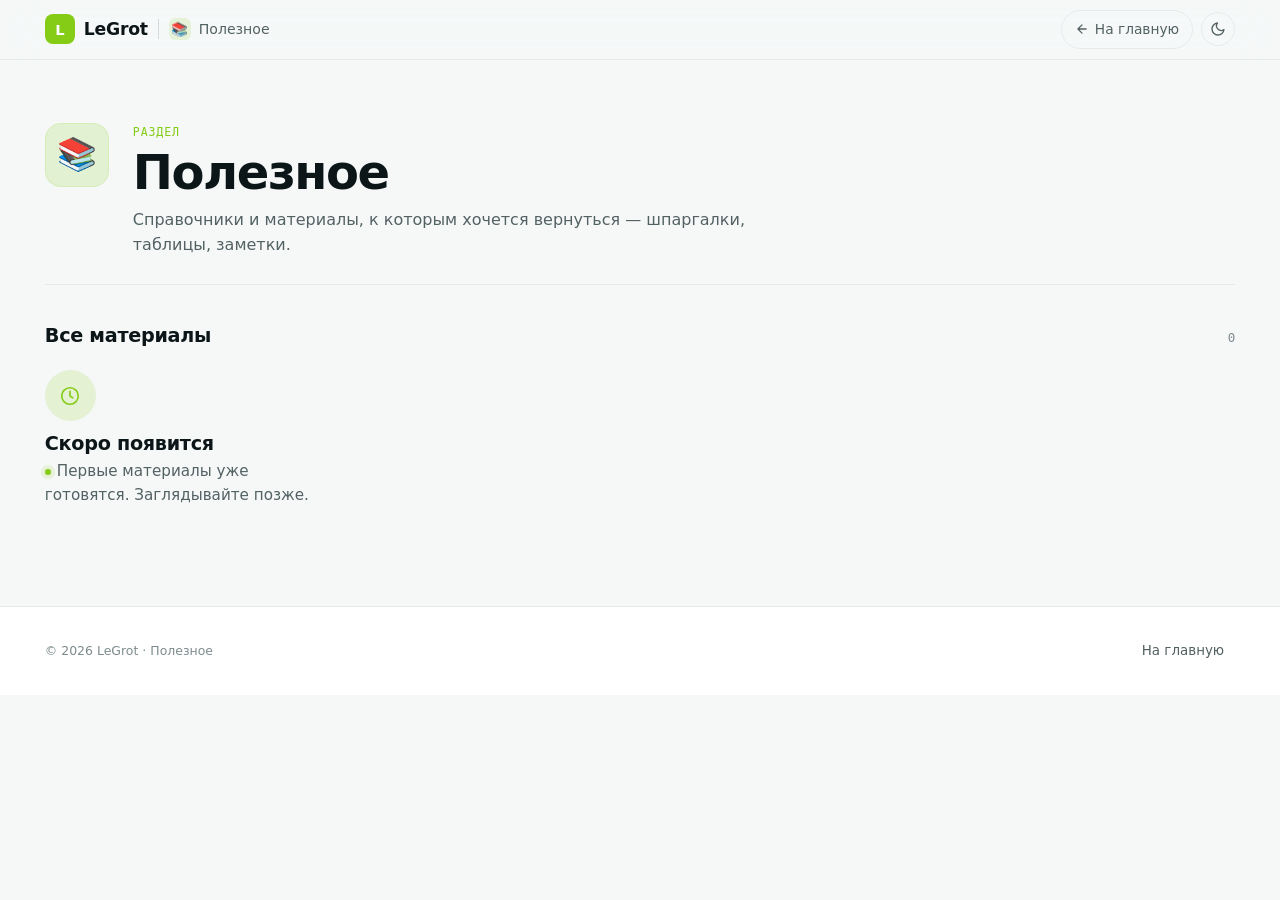
<file: pages/useful.html>
<!DOCTYPE html>
<html lang="ru" data-theme="dark">
<head>
    <meta charset="UTF-8">
    <meta name="viewport" content="width=device-width, initial-scale=1.0">
    <meta name="description" content="Полезное — LeGrot. Справочники и материалы, к которым хочется вернуться.">
    <title>Полезное — LeGrot</title>
    <link rel="icon" href="../favicon.ico" type="image/x-icon">
    <link rel="stylesheet" href="../assets/css/section.css">
</head>
<body data-section="useful">
    <header class="header">
        <div class="container header__inner">
            <div class="header__left">
                <a href="../index.html" class="logo" aria-label="LeGrot — на главную">
                    <span class="logo__mark">L</span>
                    <span class="logo__text">LeGrot</span>
                </a>
                <span class="header__divider" aria-hidden="true"></span>
                <span class="header__section">
                    <span class="header__section-icon" aria-hidden="true">📚</span>
                    <span class="header__section-title">Полезное</span>
                </span>
            </div>

            <div class="header__tools">
                <a href="../index.html" class="back-link">
                    <svg width="14" height="14" viewBox="0 0 24 24" fill="none" stroke="currentColor" stroke-width="2.2" stroke-linecap="round" stroke-linejoin="round" aria-hidden="true">
                        <path d="M19 12H5M12 19l-7-7 7-7"></path>
                    </svg>
                    <span>На главную</span>
                </a>
                <button type="button" class="theme-toggle" id="themeToggle" aria-label="Переключить тему">
                    <svg class="theme-toggle__icon theme-toggle__icon--sun" width="16" height="16" viewBox="0 0 24 24" fill="none" stroke="currentColor" stroke-width="2" stroke-linecap="round" stroke-linejoin="round" aria-hidden="true">
                        <circle cx="12" cy="12" r="4"></circle>
                        <path d="M12 2v2M12 20v2M4.93 4.93l1.41 1.41M17.66 17.66l1.41 1.41M2 12h2M20 12h2M4.93 19.07l1.41-1.41M17.66 6.34l1.41-1.41"></path>
                    </svg>
                    <svg class="theme-toggle__icon theme-toggle__icon--moon" width="16" height="16" viewBox="0 0 24 24" fill="none" stroke="currentColor" stroke-width="2" stroke-linecap="round" stroke-linejoin="round" aria-hidden="true">
                        <path d="M21 12.79A9 9 0 1 1 11.21 3 7 7 0 0 0 21 12.79z"></path>
                    </svg>
                </button>
            </div>
        </div>
    </header>

    <main>
        <section class="page">
            <div class="container">
                <div class="page__head">
                    <span class="page__icon" aria-hidden="true">📚</span>
                    <div class="page__meta">
                        <span class="page__eyebrow">Раздел</span>
                        <h1 class="page__title">Полезное</h1>
                        <p class="page__text">Справочники и материалы, к которым хочется вернуться — шпаргалки, таблицы, заметки.</p>
                    </div>
                </div>

                <div class="section-subhead">
                    <h2 class="section-subhead__title">Все материалы</h2>
                    <span class="section-subhead__count" data-count>0</span>
                </div>

                <div class="grid" data-items>
                    <div class="empty">
                        <span class="empty__icon" aria-hidden="true">
                            <svg width="22" height="22" viewBox="0 0 24 24" fill="none" stroke="currentColor" stroke-width="1.8" stroke-linecap="round" stroke-linejoin="round">
                                <circle cx="12" cy="12" r="9"></circle>
                                <path d="M12 7v5l3 2"></path>
                            </svg>
                        </span>
                        <p class="empty__title">Скоро появится</p>
                        <p class="empty__text"><span class="empty__pulse" aria-hidden="true"></span>Первые материалы уже готовятся. Заглядывайте позже.</p>
                    </div>
                </div>
            </div>
        </section>
    </main>

    <footer class="footer">
        <div class="container footer__inner">
            <p class="footer__copy">© <span id="year"></span> LeGrot · Полезное</p>
            <a href="../index.html" class="footer__link">На главную</a>
        </div>
    </footer>

    <script src="../assets/js/section.js"></script>
</body>
</html>
</file>
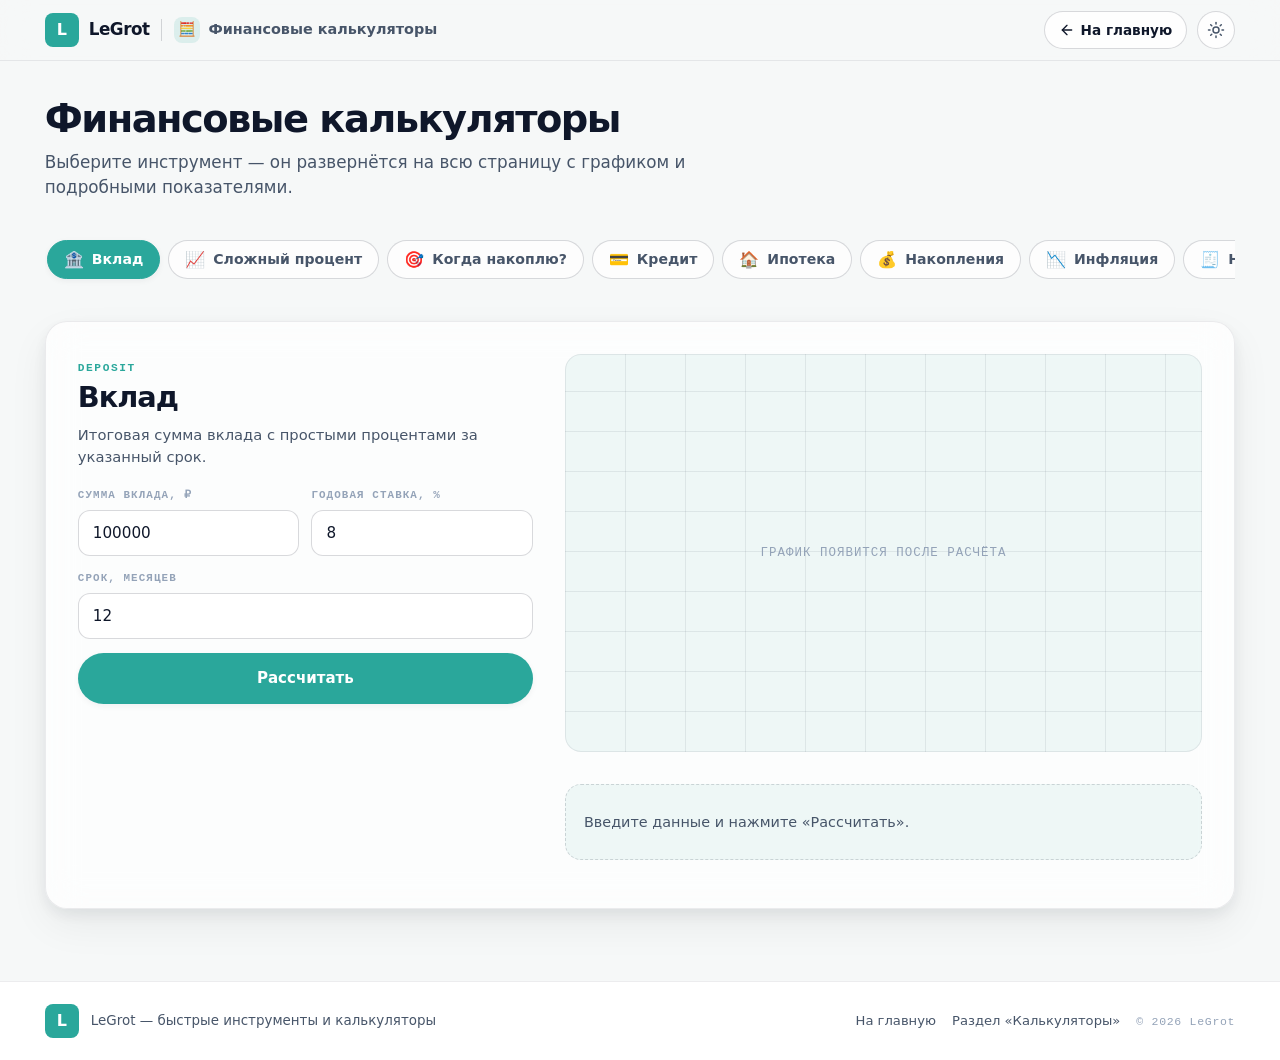
<file: pages/calculator/finance.html>
<!DOCTYPE html>
<html lang="ru" data-theme="light">
<head>
  <meta charset="UTF-8">
  <meta name="viewport" content="width=device-width, initial-scale=1.0">
  <title>LeGrot · Финансовые калькуляторы</title>
  <link rel="icon" href="../../favicon.ico">
  <link rel="stylesheet" href="style.css">
</head>
<body data-section="calculator">
  <header class="header">
    <div class="header__inner">
      <div class="header__left">
        <a href="../../index.html" class="logo" aria-label="LeGrot — на главную">
          <span class="logo__mark">L</span>
          <span class="logo__text">LeGrot</span>
        </a>
        <span class="header__divider" aria-hidden="true"></span>
        <div class="header__section">
          <span class="header__section-icon" aria-hidden="true">🧮</span>
          <span class="header__section-text">Финансовые калькуляторы</span>
        </div>
      </div>
      <div class="header__tools">
        <a href="../../index.html" class="back-link">
          <svg width="16" height="16" viewBox="0 0 24 24" fill="none" stroke="currentColor" stroke-width="2" stroke-linecap="round" stroke-linejoin="round" aria-hidden="true">
            <line x1="19" y1="12" x2="5" y2="12"></line>
            <polyline points="12 19 5 12 12 5"></polyline>
          </svg>
          <span>На главную</span>
        </a>
        <button class="theme-toggle" type="button" aria-label="Переключить тему" id="themeToggle">
          <svg class="icon-sun" width="18" height="18" viewBox="0 0 24 24" fill="none" stroke="currentColor" stroke-width="2" stroke-linecap="round" stroke-linejoin="round" aria-hidden="true">
            <circle cx="12" cy="12" r="4"></circle>
            <line x1="12" y1="2" x2="12" y2="4"></line>
            <line x1="12" y1="20" x2="12" y2="22"></line>
            <line x1="4.93" y1="4.93" x2="6.34" y2="6.34"></line>
            <line x1="17.66" y1="17.66" x2="19.07" y2="19.07"></line>
            <line x1="2" y1="12" x2="4" y2="12"></line>
            <line x1="20" y1="12" x2="22" y2="12"></line>
            <line x1="4.93" y1="19.07" x2="6.34" y2="17.66"></line>
            <line x1="17.66" y1="6.34" x2="19.07" y2="4.93"></line>
          </svg>
          <svg class="icon-moon" width="18" height="18" viewBox="0 0 24 24" fill="none" stroke="currentColor" stroke-width="2" stroke-linecap="round" stroke-linejoin="round" aria-hidden="true">
            <path d="M21 12.79A9 9 0 1 1 11.21 3 7 7 0 0 0 21 12.79z"></path>
          </svg>
        </button>
      </div>
    </div>
  </header>

  <main class="main">
    <div class="page-header">
      <h1 class="page-header__title">Финансовые калькуляторы</h1>
      <p class="page-header__text">Выберите инструмент — он развернётся на всю страницу с графиком и подробными показателями.</p>
    </div>

    <nav class="calc-tabs" id="calcTabs" aria-label="Выбор калькулятора">
      <button class="calc-tab is-active" type="button" data-calc="deposit">
        <span class="calc-tab__icon" aria-hidden="true">🏦</span><span>Вклад</span>
      </button>
      <button class="calc-tab" type="button" data-calc="compound">
        <span class="calc-tab__icon" aria-hidden="true">📈</span><span>Сложный процент</span>
      </button>
      <button class="calc-tab" type="button" data-calc="when">
        <span class="calc-tab__icon" aria-hidden="true">🎯</span><span>Когда накоплю?</span>
      </button>
      <button class="calc-tab" type="button" data-calc="loan">
        <span class="calc-tab__icon" aria-hidden="true">💳</span><span>Кредит</span>
      </button>
      <button class="calc-tab" type="button" data-calc="mortgage">
        <span class="calc-tab__icon" aria-hidden="true">🏠</span><span>Ипотека</span>
      </button>
      <button class="calc-tab" type="button" data-calc="savings">
        <span class="calc-tab__icon" aria-hidden="true">💰</span><span>Накопления</span>
      </button>
      <button class="calc-tab" type="button" data-calc="inflation">
        <span class="calc-tab__icon" aria-hidden="true">📉</span><span>Инфляция</span>
      </button>
      <button class="calc-tab" type="button" data-calc="tax">
        <span class="calc-tab__icon" aria-hidden="true">🧾</span><span>Налоги</span>
      </button>
      <button class="calc-tab" type="button" data-calc="commission">
        <span class="calc-tab__icon" aria-hidden="true">💸</span><span>Комиссии</span>
      </button>
    </nav>

    <section class="calc-panel" id="calcPanel">
      <div class="calc-panel__form">
        <span class="calc-panel__eyebrow" id="panelEyebrow">Deposit</span>
        <h2 class="calc-panel__title" id="panelTitle">Вклад</h2>
        <p class="calc-panel__desc" id="panelDesc">Итоговая сумма вклада с простыми процентами за указанный срок.</p>
        <div id="panelFields"></div>
        <button class="btn btn--filled" type="button" id="panelCalcBtn">Рассчитать</button>
      </div>

      <div class="calc-visual">
        <div class="chart-wrap" id="chartWrap">
          <svg id="chartSvg" viewBox="0 0 600 380" preserveAspectRatio="xMidYMid meet" aria-hidden="true"></svg>
        </div>
        <div class="chart-legend" id="chartLegend"></div>
        <div class="result" id="panelResult">Введите данные и нажмите «Рассчитать».</div>
        <div class="stat-grid" id="panelStats"></div>
      </div>
    </section>
  </main>

  <footer class="footer">
    <div class="footer__inner">
      <div class="footer__left">
        <span class="logo__mark" aria-hidden="true">L</span>
        <span class="footer__slogan">LeGrot — быстрые инструменты и калькуляторы</span>
      </div>
      <div class="footer__right">
        <a href="../../index.html" class="footer__link">На главную</a>
        <a href="calculator.html" class="footer__link">Раздел «Калькуляторы»</a>
        <span class="footer__copy">© <span id="footerYear"></span> LeGrot</span>
      </div>
    </div>
  </footer>

  <script src="script.js"></script>
</body>
</html>
</file>
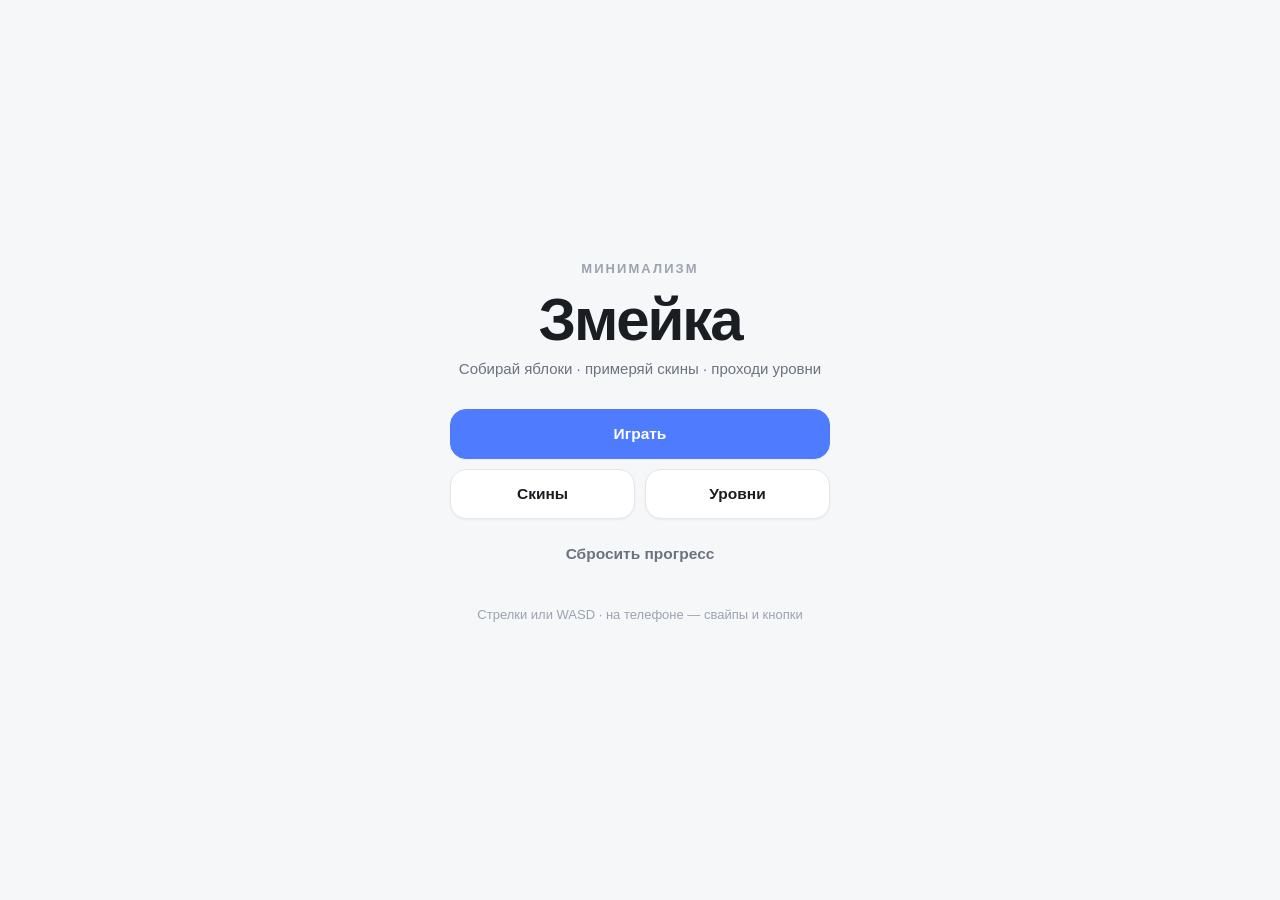
<file: pages/games/змейка.html>
<!DOCTYPE html>
<html lang="ru">
<head>
<meta charset="UTF-8">
<meta name="viewport" content="width=device-width, initial-scale=1.0, maximum-scale=1.0, user-scalable=no, viewport-fit=cover">
<title>Змейка</title>
<style>
  :root {
    --bg:        #f6f7f9;
    --surface:   #ffffff;
    --surface-2: #f4f5f7;
    --line:      #e4e6ea;
    --line-2:    #d6d9df;
    --text:      #1a1d21;
    --text-2:    #6b7280;
    --text-3:    #9ca3af;
    --accent:    #4f7cff;
    --accent-2:  #3b66e0;
    --green:     #22c55e;
    --gold:      #f5a524;
    --danger:    #ef4444;
    --radius:    16px;
    --radius-sm: 12px;
    --shadow-sm: 0 1px 2px rgba(16,24,40,.05);
    --shadow:    0 4px 14px rgba(16,24,40,.06), 0 1px 3px rgba(16,24,40,.04);
  }
  * { box-sizing: border-box; -webkit-tap-highlight-color: transparent; }
  html, body {
    margin: 0; padding: 0; height: 100%; overflow: hidden;
    background: var(--bg); color: var(--text);
    font-family: -apple-system, BlinkMacSystemFont, "Inter", "Segoe UI", Roboto, Helvetica, Arial, sans-serif;
    -webkit-font-smoothing: antialiased;
    user-select: none;
  }
  #app { position: relative; width: 100%; height: 100%; }

  canvas { display: block; width: 100%; height: 100%; touch-action: none; }

  /* ============ Side panels ============ */
  #sideLeft, #sideRight {
    position: absolute; top: 0; bottom: 0;
    width: 240px;
    padding: 22px 18px;
    display: none;
    flex-direction: column;
    gap: 14px;
    z-index: 3;
    pointer-events: none;
  }
  #sideLeft { left: 0; align-items: flex-start; }
  #sideRight { right: 0; align-items: flex-end; }

  .side-card {
    background: var(--surface);
    border: 1px solid var(--line);
    border-radius: var(--radius);
    padding: 16px 16px 14px;
    box-shadow: var(--shadow-sm);
    width: 100%;
  }
  .side-card .label {
    font-size: 10.5px; font-weight: 700; letter-spacing: .14em;
    text-transform: uppercase; color: var(--text-3);
    margin-bottom: 6px;
  }
  .side-card .value {
    font-size: 22px; font-weight: 800; letter-spacing: -0.02em;
    color: var(--text);
  }
  .side-card .value.small { font-size: 16px; }
  .side-card .value.gold { color: var(--gold); }
  .side-card .hint-row {
    display: flex; align-items: center; justify-content: space-between;
    font-size: 13px; color: var(--text-2); padding: 6px 0;
    border-bottom: 1px dashed var(--line);
  }
  .side-card .hint-row:last-child { border-bottom: none; }
  .side-card .hint-row b { color: var(--text); font-weight: 600; }

  .key {
    display: inline-flex; align-items: center; justify-content: center;
    min-width: 22px; height: 22px; padding: 0 6px;
    background: var(--surface-2); border: 1px solid var(--line);
    border-radius: 6px; font-size: 11.5px; font-weight: 700; color: var(--text);
  }
  .keys { display: inline-flex; gap: 3px; }

  /* ============ HUD ============ */
  #hud {
    position: absolute; top: 0; left: 0; right: 0;
    padding: max(14px, env(safe-area-inset-top)) 16px 0;
    display: flex; justify-content: space-between; align-items: flex-start;
    pointer-events: none; z-index: 5;
  }
  .hud-left { display: flex; gap: 8px; }
  .chip {
    background: var(--surface); border: 1px solid var(--line);
    border-radius: 999px; padding: 8px 14px;
    font-size: 14px; font-weight: 600; color: var(--text);
    display: inline-flex; align-items: center; gap: 7px;
    box-shadow: var(--shadow-sm);
    min-width: 62px; justify-content: center;
  }
  .chip .icon { width: 8px; height: 8px; border-radius: 50%; background: var(--accent); }
  .chip.coins .icon { background: var(--gold); }
  #pauseBtn {
    pointer-events: auto; cursor: pointer;
    background: var(--surface); border: 1px solid var(--line);
    color: var(--text); width: 42px; height: 42px; border-radius: 50%;
    display: flex; align-items: center; justify-content: center;
    box-shadow: var(--shadow-sm);
    transition: transform .15s ease, background .15s ease;
  }
  #pauseBtn:hover { background: var(--surface-2); }
  #pauseBtn:active { transform: scale(.93); }
  #pauseBtn svg { width: 16px; height: 16px; }

  /* ============ Overlays ============ */
  .overlay {
    position: absolute; inset: 0; z-index: 100;
    background: var(--bg);
    display: flex; flex-direction: column;
    align-items: center; justify-content: center;
    padding: 24px; text-align: center;
    pointer-events: auto;
    animation: fade .18s ease;
  }
  @keyframes fade { from { opacity: 0; } to { opacity: 1; } }
  .overlay.hidden { display: none; }

  .brand {
    font-size: 13px; font-weight: 600; letter-spacing: .16em;
    color: var(--text-3); text-transform: uppercase;
    margin: 0 0 14px;
  }
  .title {
    font-size: clamp(40px, 9vw, 60px); font-weight: 800;
    letter-spacing: -0.035em; margin: 0 0 10px; color: var(--text);
    line-height: 1;
  }
  .subtitle { color: var(--text-2); margin: 0 0 32px; font-size: 15px; }

  .menu { display: flex; flex-direction: column; gap: 10px; width: min(380px, 100%); position: relative; z-index: 1; }
  .btn {
    cursor: pointer; border: 1px solid var(--line);
    background: var(--surface); color: var(--text);
    padding: 15px 20px; border-radius: var(--radius);
    font-size: 15.5px; font-weight: 600; font-family: inherit;
    transition: transform .12s ease, background .15s ease, border-color .15s ease;
    display: flex; align-items: center; justify-content: center; gap: 10px;
    box-shadow: var(--shadow-sm);
    pointer-events: auto;
    user-select: none;
  }
  .btn:hover { background: var(--surface-2); border-color: var(--line-2); }
  .btn:active { transform: scale(.98); }
  .btn.primary {
    background: var(--accent); border-color: var(--accent); color: #fff;
  }
  .btn.primary:hover { background: var(--accent-2); border-color: var(--accent-2); }
  .btn.ghost { background: transparent; box-shadow: none; border-color: transparent; color: var(--text-2); }
  .btn.ghost:hover { background: var(--surface-2); color: var(--text); }
  .row { display: flex; gap: 10px; width: min(380px, 100%); }
  .row .btn { flex: 1; }
  .hint { color: var(--text-3); font-size: 13px; margin-top: 26px; line-height: 1.6; }

  /* ============ Panels ============ */
  .panel-head {
    width: min(820px, 100%);
    display: flex; align-items: center; justify-content: space-between;
    margin-bottom: 22px; gap: 12px;
  }
  .panel-head h2 { margin: 0; font-size: 24px; font-weight: 800; letter-spacing: -0.02em; }
  .panel-head .balance {
    display: inline-flex; align-items: center; gap: 8px;
    background: var(--surface); border: 1px solid var(--line);
    padding: 8px 14px; border-radius: 999px;
    font-size: 14px; font-weight: 700; color: var(--text);
    box-shadow: var(--shadow-sm);
  }
  .coin-dot { width: 14px; height: 14px; border-radius: 50%; background: var(--gold); display: inline-block; }

  .grid {
    width: min(820px, 100%);
    display: grid; grid-template-columns: repeat(auto-fill, minmax(170px, 1fr));
    gap: 14px; text-align: left;
    max-height: 62vh; overflow-y: auto; padding: 4px;
  }
  .card {
    background: var(--surface); border: 1px solid var(--line);
    border-radius: var(--radius); padding: 14px;
    display: flex; flex-direction: column; gap: 10px;
    transition: transform .15s ease, border-color .15s ease, box-shadow .15s ease;
    cursor: pointer; position: relative;
    box-shadow: var(--shadow-sm);
    pointer-events: auto;
  }
  .card:hover { transform: translateY(-2px); border-color: var(--line-2); box-shadow: var(--shadow); }
  .card.equipped { border-color: var(--accent); box-shadow: 0 0 0 3px rgba(79,124,255,.12); }

  .preview {
    height: 76px;
    background: var(--surface-2);
    border-radius: var(--radius-sm);
    display: flex; align-items: center; justify-content: center;
    overflow: hidden;
  }
  .preview svg { display: block; }

  .card .name { font-size: 15px; font-weight: 700; color: var(--text); }
  .card .meta { font-size: 12.5px; color: var(--text-3); line-height: 1.4; min-height: 17px; }
  .card .footer {
    display: flex; align-items: center; justify-content: space-between;
    margin-top: auto; gap: 8px;
  }
  .card .price {
    font-size: 13px; font-weight: 700; color: var(--text);
    display: inline-flex; align-items: center; gap: 5px;
  }
  .card .price .coin-dot { width: 12px; height: 12px; }
  .card .price.free { color: var(--green); font-weight: 700; }
  .card .badge {
    font-size: 11px; font-weight: 700; padding: 3px 9px; border-radius: 999px;
    background: rgba(34,197,94,.12); color: #15803d;
  }
  .card .badge.eq { background: rgba(79,124,255,.12); color: var(--accent-2); }
  .card .badge.lock { background: rgba(0,0,0,.05); color: var(--text-3); }

  .panel-actions { width: min(820px, 100%); display: flex; gap: 10px; margin-top: 24px; }
  .panel-actions .btn { flex: 1; }

  /* ============ Game over ============ */
  .stats { display: flex; gap: 12px; margin: 8px 0 28px; }
  .stat {
    background: var(--surface); border: 1px solid var(--line);
    border-radius: var(--radius); padding: 16px 26px; min-width: 110px;
    box-shadow: var(--shadow-sm);
  }
  .stat b { display: block; font-size: 30px; font-weight: 800; letter-spacing: -0.02em; }
  .stat span { font-size: 11.5px; color: var(--text-3); text-transform: uppercase; letter-spacing: .1em; font-weight: 600; }
  .stat.gold b { color: var(--gold); }

  /* ============ Touch ============ */
  #touchControls { position: absolute; inset: 0; z-index: 4; display: none; pointer-events: none; }
  .dpad {
    position: absolute; bottom: max(24px, env(safe-area-inset-bottom));
    left: 50%; transform: translateX(-50%);
    display: grid; grid-template-columns: repeat(3, 60px); grid-template-rows: repeat(3, 60px);
    gap: 8px; pointer-events: auto;
  }
  .dbtn {
    background: rgba(255,255,255,.9);
    border: 1px solid var(--line);
    color: var(--text); border-radius: 18px;
    display: flex; align-items: center; justify-content: center;
    backdrop-filter: blur(12px); -webkit-backdrop-filter: blur(12px);
    cursor: pointer; user-select: none;
    box-shadow: var(--shadow);
    transition: transform .1s ease, background .1s ease;
  }
  .dbtn svg { width: 20px; height: 20px; }
  .dbtn:active { transform: scale(.92); background: var(--accent); color: #fff; border-color: var(--accent); }
  .dbtn.up { grid-column: 2; grid-row: 1; }
  .dbtn.left { grid-column: 1; grid-row: 2; }
  .dbtn.down { grid-column: 2; grid-row: 3; }
  .dbtn.right { grid-column: 3; grid-row: 2; }
  .dbtn.center { grid-column: 2; grid-row: 2; background: transparent; border-color: transparent; box-shadow: none; pointer-events: none; }

  @media (hover: hover) and (pointer: fine) {
    #touchControls { display: none !important; }
  }
  @media (min-width: 1000px) and (hover: hover) and (pointer: fine) {
    #sideLeft, #sideRight { display: flex; }
  }
  @media (hover: none) and (pointer: coarse) {
    #touchControls { display: block; }
  }
  @media (max-width: 520px) {
    .dpad { grid-template-columns: repeat(3, 56px); grid-template-rows: repeat(3, 56px); }
    .chip { padding: 7px 12px; font-size: 13px; }
    .stat { padding: 14px 20px; min-width: 96px; }
    .stat b { font-size: 26px; }
  }
</style>
</head>
<body>
<div id="app">
  <canvas id="game"></canvas>

  <aside id="sideLeft">
    <div class="side-card">
      <div class="label">Уровень</div>
      <div class="value" id="sideLevel">Классика</div>
    </div>
    <div class="side-card">
      <div class="label">Скорость</div>
      <div class="value small" id="sideSpeed">165 мс / шаг</div>
    </div>
    <div class="side-card">
      <div class="label">Рекорд уровня</div>
      <div class="value" id="sideBest">0</div>
    </div>
  </aside>

  <aside id="sideRight">
    <div class="side-card">
      <div class="label">Управление</div>
      <div class="hint-row"><span>Движение</span><span class="keys"><span class="key">↑</span><span class="key">←</span><span class="key">↓</span><span class="key">→</span></span></div>
      <div class="hint-row"><span>Альт.</span><span class="keys"><span class="key">W</span><span class="key">A</span><span class="key">S</span><span class="key">D</span></span></div>
      <div class="hint-row"><span>Пауза</span><span class="keys"><span class="key">Esc</span><span class="key">Space</span></span></div>
    </div>
    <div class="side-card">
      <div class="label">Легенда</div>
      <div class="hint-row"><span>Яблоко</span><b>+1 очко · +1 монета</b></div>
      <div class="hint-row"><span>Препятствие</span><b>смертельно</b></div>
      <div class="hint-row"><span>Стены</span><b id="sideWalls">смертельны</b></div>
    </div>
  </aside>

  <div id="hud">
    <div class="hud-left">
      <div class="chip"><span class="icon"></span><span id="scoreHud">0</span></div>
      <div class="chip coins"><span class="icon"></span><span id="coinsHud">0</span></div>
    </div>
    <button id="pauseBtn" type="button" aria-label="Пауза">
      <svg viewBox="0 0 24 24" fill="currentColor"><rect x="6" y="5" width="4" height="14" rx="1.2"/><rect x="14" y="5" width="4" height="14" rx="1.2"/></svg>
    </button>
  </div>

  <div id="touchControls">
    <div class="dpad">
      <div class="dbtn up" data-dir="up"><svg viewBox="0 0 24 24" fill="none" stroke="currentColor" stroke-width="2.4" stroke-linecap="round" stroke-linejoin="round"><path d="M6 15l6-6 6 6"/></svg></div>
      <div class="dbtn left" data-dir="left"><svg viewBox="0 0 24 24" fill="none" stroke="currentColor" stroke-width="2.4" stroke-linecap="round" stroke-linejoin="round"><path d="M15 6l-6 6 6 6"/></svg></div>
      <div class="dbtn center"></div>
      <div class="dbtn right" data-dir="right"><svg viewBox="0 0 24 24" fill="none" stroke="currentColor" stroke-width="2.4" stroke-linecap="round" stroke-linejoin="round"><path d="M9 6l6 6-6 6"/></svg></div>
      <div class="dbtn down" data-dir="down"><svg viewBox="0 0 24 24" fill="none" stroke="currentColor" stroke-width="2.4" stroke-linecap="round" stroke-linejoin="round"><path d="M6 9l6 6 6-6"/></svg></div>
    </div>
  </div>

  <!-- Menu -->
  <div id="menuScreen" class="overlay">
    <p class="brand">Минимализм</p>
    <h1 class="title">Змейка</h1>
    <p class="subtitle">Собирай яблоки · примеряй скины · проходи уровни</p>
    <div class="menu">
      <button class="btn primary" type="button" id="playBtn">Играть</button>
      <div class="row">
        <button class="btn" type="button" id="shopBtn">Скины</button>
        <button class="btn" type="button" id="levelsBtn">Уровни</button>
      </div>
      <button class="btn ghost" type="button" id="resetBtn">Сбросить прогресс</button>
    </div>
    <p class="hint">Стрелки или WASD · на телефоне — свайпы и кнопки</p>
  </div>

  <!-- Shop -->
  <div id="shopScreen" class="overlay hidden">
    <div class="panel-head">
      <h2>Скины</h2>
      <div class="balance"><span class="coin-dot"></span><span id="shopCoins">0</span></div>
    </div>
    <p class="hint" style="margin: -10px 0 18px">На время тестов все скины бесплатны</p>
    <div class="grid" id="shopGrid"></div>
    <div class="panel-actions">
      <button class="btn" type="button" id="shopBack">Назад</button>
    </div>
  </div>

  <!-- Levels -->
  <div id="levelsScreen" class="overlay hidden">
    <div class="panel-head">
      <h2>Уровни</h2>
      <div class="balance"><span class="coin-dot"></span><span id="levelsCoins">0</span></div>
    </div>
    <p class="hint" style="margin: -10px 0 18px">На время тестов все уровни открыты</p>
    <div class="grid" id="levelsGrid"></div>
    <div class="panel-actions">
      <button class="btn" type="button" id="levelsBack">Назад</button>
    </div>
  </div>

  <!-- Pause -->
  <div id="pauseScreen" class="overlay hidden">
    <p class="brand">Пауза</p>
    <h1 class="title" style="font-size:44px">Отдых</h1>
    <div class="menu" style="margin-top:26px">
      <button class="btn primary" type="button" id="resumeBtn">Продолжить</button>
      <button class="btn" type="button" id="restartBtn">Заново</button>
      <button class="btn ghost" type="button" id="toMenuBtn">В меню</button>
    </div>
  </div>

  <!-- Game over -->
  <div id="gameOverScreen" class="overlay hidden">
    <p class="brand">Результат</p>
    <h1 class="title" style="font-size:46px">Игра окончена</h1>
    <div class="stats">
      <div class="stat"><b id="finalScore">0</b><span>Очки</span></div>
      <div class="stat gold"><b id="finalCoins">0</b><span>Монеты</span></div>
    </div>
    <div class="menu">
      <button class="btn primary" type="button" id="againBtn">Ещё раз</button>
      <button class="btn ghost" type="button" id="menuBtn">В меню</button>
    </div>
  </div>
</div>

<script>
(function () {
  "use strict";

  /* ============================================================
     TEST MODE
  ============================================================ */
  const TEST_MODE = true;

  /* ============================================================
     CONFIG
  ============================================================ */
  const STORAGE_KEY = "snake_meta_v4";

  const SKINS = [
    { id: "mint",    name: "Мята",     price: 0,   head: "#22c55e", body: "#4ade80", hat: "none",       pattern: "none",   desc: "Классика" },
    { id: "sky",     name: "Небо",     price: 40,  head: "#3b82f6", body: "#60a5fa", hat: "none",       pattern: "stripes",desc: "Полоски" },
    { id: "coral",   name: "Коралл",   price: 80,  head: "#fb7185", body: "#fda4af", hat: "bow",        pattern: "none",   desc: "Бантик" },
    { id: "amber",   name: "Янтарь",   price: 120, head: "#f59e0b", body: "#fbbf24", hat: "cap",        pattern: "none",   desc: "Кепка" },
    { id: "violet",  name: "Лаванда",  price: 160, head: "#8b5cf6", body: "#a78bfa", hat: "wizard",     pattern: "dots",   desc: "Шляпа волшебника" },
    { id: "rose",    name: "Роза",     price: 200, head: "#ec4899", body: "#f472b6", hat: "glasses",    pattern: "none",   desc: "Очки" },
    { id: "teal",    name: "Бирюза",   price: 240, head: "#14b8a6", body: "#2dd4bf", hat: "headphones", pattern: "scales", desc: "Наушники" },
    { id: "indigo",  name: "Индиго",   price: 280, head: "#6366f1", body: "#818cf8", hat: "crown",      pattern: "none",   desc: "Корона" },
    { id: "slate",   name: "Графит",   price: 320, head: "#475569", body: "#64748b", hat: "tophat",     pattern: "stripes",desc: "Цилиндр" },
    { id: "lime",    name: "Лайм",     price: 360, head: "#84cc16", body: "#a3e635", hat: "horns",      pattern: "zigzag", desc: "Рожки" },
    { id: "sunset",  name: "Закат",    price: 420, head: "#f97316", body: "#fb923c", hat: "halo",       pattern: "none",   desc: "Нимб" },
    { id: "ice",     name: "Лёд",      price: 480, head: "#0ea5e9", body: "#38bdf8", hat: "viking",     pattern: "scales", desc: "Шлем викинга" },
    { id: "royal",   name: "Королевский", price: 560, head: "#7c3aed", body: "#a78bfa", hat: "crown",  pattern: "dots",   desc: "Корона + узор" },
    { id: "ninja",   name: "Ниндзя",   price: 640, head: "#1f2937", body: "#374151", hat: "headband",  pattern: "none",   desc: "Повязка" },
    { id: "panda",   name: "Панда",    price: 720, head: "#f9fafb", body: "#e5e7eb", hat: "panda",     pattern: "dots",   desc: "Ушки панды" },
  ];

  const LEVELS = [
    { id: 0, name: "Новичок",   price: 0,   speed: 175, obstacles: 0,  wrap: true,  desc: "Стены проходят насквозь" },
    { id: 1, name: "Классика",  price: 0,   speed: 165, obstacles: 0,  wrap: false, desc: "Стены смертельны" },
    { id: 2, name: "Лес",       price: 60,  speed: 160, obstacles: 8,  wrap: false, desc: "Появляются препятствия" },
    { id: 3, name: "Разгон",    price: 120, speed: 130, obstacles: 0,  wrap: false, desc: "Быстрая змейка" },
    { id: 4, name: "Лабиринт",  price: 200, speed: 150, obstacles: 16, wrap: false, desc: "Много препятствий" },
    { id: 5, name: "Хардкор",   price: 300, speed: 110, obstacles: 12, wrap: false, desc: "Быстро и опасно" },
    { id: 6, name: "Бездна",    price: 450, speed: 95,  obstacles: 22, wrap: false, desc: "Максимальная сложность" },
  ];

  /* ============================================================
     SAVE
  ============================================================ */
  const defaultSave = () => ({
    coins: 0,
    ownedSkins: ["mint"],
    equippedSkin: "mint",
    unlockedLevels: [0, 1],
    best: {},
  });
  let save = load();

  function load() {
    try {
      const raw = localStorage.getItem(STORAGE_KEY);
      if (!raw) return defaultSave();
      const d = JSON.parse(raw);
      const b = defaultSave();
      return {
        coins: Number.isFinite(d.coins) ? d.coins : b.coins,
        ownedSkins: Array.isArray(d.ownedSkins) && d.ownedSkins.length ? d.ownedSkins : b.ownedSkins,
        equippedSkin: typeof d.equippedSkin === "string" ? d.equippedSkin : b.equippedSkin,
        unlockedLevels: Array.isArray(d.unlockedLevels) && d.unlockedLevels.length ? d.unlockedLevels : b.unlockedLevels,
        best: d.best && typeof d.best === "object" ? d.best : {},
      };
    } catch { return defaultSave(); }
  }
  function persist() {
    try { localStorage.setItem(STORAGE_KEY, JSON.stringify(save)); } catch {}
  }
  const getSkin = id => SKINS.find(s => s.id === id) || SKINS[0];
  const getLevel = id => LEVELS.find(l => l.id === id) || LEVELS[1];
  const isSkinOwned = id => TEST_MODE || save.ownedSkins.includes(id);
  const isLevelUnlocked = id => TEST_MODE || save.unlockedLevels.includes(id);

  /* ============================================================
     DOM HELPERS
  ============================================================ */
  const $ = id => document.getElementById(id);
  const canvas = $("game");
  const ctx = canvas.getContext("2d");

  const screens = {
    menu: $("menuScreen"),
    shop: $("shopScreen"),
    levels: $("levelsScreen"),
    pause: $("pauseScreen"),
    over: $("gameOverScreen"),
  };
  const scoreHud = $("scoreHud");
  const coinsHud = $("coinsHud");

  function show(el) { if (el) el.classList.remove("hidden"); }
  function hide(el) { if (el) el.classList.add("hidden"); }
  function hideAll() { Object.values(screens).forEach(hide); }

  /* ============================================================
     CANVAS
  ============================================================ */
  const view = { w: 0, h: 0, dpr: 1, sidePad: 0 };
  function resize() {
    const dpr = Math.min(window.devicePixelRatio || 1, 2);
    view.w = window.innerWidth;
    view.h = window.innerHeight;
    view.dpr = dpr;
    view.sidePad = (view.w >= 1000) ? 240 : 0;
    canvas.width = Math.floor(view.w * dpr);
    canvas.height = Math.floor(view.h * dpr);
    canvas.style.width = view.w + "px";
    canvas.style.height = view.h + "px";
    ctx.setTransform(dpr, 0, 0, dpr, 0, 0);
    if (window.game) window.game.computeBoard();
    render();
  }
  window.addEventListener("resize", resize);
  window.addEventListener("orientationchange", () => setTimeout(resize, 80));

  /* ============================================================
     GAME
  ============================================================ */
  const DIRS = {
    up:    { x: 0,  y: -1 },
    down:  { x: 0,  y: 1  },
    left:  { x: -1, y: 0  },
    right: { x: 1,  y: 0  },
  };

  class Game {
    constructor() {
      this.levelId = 1;
      this.reset();
    }

    reset() {
      const lvl = getLevel(this.levelId);
      this.level = lvl;
      this.speed = lvl.speed;
      this.wrap = lvl.wrap;

      this.score = 0;
      this.coinsEarned = 0;
      this.alive = true;
      this.paused = false;
      this.started = false;

      this.cols = 20;
      this.rows = 20;
      this.computeBoard();

      const cx = Math.floor(this.cols / 2);
      const cy = Math.floor(this.rows / 2);
      this.snake = [
        { x: cx,     y: cy },
        { x: cx - 1, y: cy },
        { x: cx - 2, y: cy },
        { x: cx - 3, y: cy },
      ];
      this.visual = this.snake.map(s => ({ x: s.x, y: s.y }));

      this.dir = DIRS.right;
      this.pendingDirs = [];

      this.obstacles = new Set();
      this.buildObstacles(lvl.obstacles);

      this.apple = null;
      this.appleSpawn = 0;
      this.spawnApple();

      this.moveDuration = this.speed;
      this.acc = 0;
      this.eatPulse = 0;
      this.deathPulse = 0;

      updateSidePanels();
    }

    computeBoard() {
      const availW = view.w - view.sidePad * 2 - 40;
      const availH = view.h - 60;
      const maxW = Math.min(availW, 640);
      const maxH = Math.min(availH, 640);
      const size = Math.max(220, Math.min(maxW, maxH));
      this.cell = size / this.cols;
      this.boardSize = size;
      this.offsetX = (view.w - size) / 2;
      this.offsetY = (view.h - size) / 2 + 6;
    }

    buildObstacles(count) {
      if (!count) return;
      const cx = Math.floor(this.cols / 2);
      const cy = Math.floor(this.rows / 2);
      const isSafe = (x, y) => {
        if (Math.abs(y - cy) <= 1 && x >= cx - 5 && x <= cx + 5) return false;
        if (Math.abs(x - cx) <= 1 && y >= cy - 5 && y <= cy + 5) return false;
        return true;
      };
      let tries = 0;
      while (this.obstacles.size < count && tries < count * 80) {
        tries++;
        const x = 1 + Math.floor(Math.random() * (this.cols - 2));
        const y = 1 + Math.floor(Math.random() * (this.rows - 2));
        if (!isSafe(x, y)) continue;
        const key = x + "," + y;
        if (this.obstacles.has(key)) continue;
        this.obstacles.add(key);
      }
    }

    spawnApple() {
      const occ = new Set(this.obstacles);
      for (const s of this.snake) occ.add(s.x + "," + s.y);
      const free = [];
      for (let y = 0; y < this.rows; y++)
        for (let x = 0; x < this.cols; x++)
          if (!occ.has(x + "," + y)) free.push({ x, y });
      if (!free.length) { this.apple = null; return; }
      this.apple = free[Math.floor(Math.random() * free.length)];
      this.appleSpawn = 1;
    }

    queueDir(name) {
      const d = DIRS[name];
      if (!d) return;
      const last = this.pendingDirs.length ? this.pendingDirs[this.pendingDirs.length - 1] : this.dir;
      if (last.x + d.x === 0 && last.y + d.y === 0) return;
      if (last.x === d.x && last.y === d.y) return;
      if (this.pendingDirs.length < 2) this.pendingDirs.push(d);
    }

    step() {
      if (!this.alive || this.paused) return;

      if (this.pendingDirs.length) {
        const d = this.pendingDirs.shift();
        if (!(this.dir.x + d.x === 0 && this.dir.y + d.y === 0)) this.dir = d;
      }

      const head = this.snake[0];
      let nx = head.x + this.dir.x;
      let ny = head.y + this.dir.y;

      if (this.wrap) {
        nx = (nx + this.cols) % this.cols;
        ny = (ny + this.rows) % this.rows;
      } else if (nx < 0 || ny < 0 || nx >= this.cols || ny >= this.rows) {
        return this.die();
      }

      if (this.obstacles.has(nx + "," + ny)) return this.die();

      const willGrow = this.apple && nx === this.apple.x && ny === this.apple.y;
      for (let i = 0; i < this.snake.length; i++) {
        const s = this.snake[i];
        if (s.x === nx && s.y === ny) {
          if (!willGrow && i === this.snake.length - 1) continue;
          return this.die();
        }
      }

      this.snake.unshift({ x: nx, y: ny });
      this.visual.unshift({ x: head.x, y: head.y });

      if (willGrow) {
        this.score += 1;
        this.coinsEarned += 1;
        this.eatPulse = 1;
        this.spawnApple();
        if (this.score % 5 === 0) this.moveDuration = Math.max(70, this.moveDuration - 4);
      } else {
        this.snake.pop();
        this.visual.pop();
      }
      updateHud();
    }

    die() {
      this.alive = false;
      this.deathPulse = 1;
      onGameOver();
    }

    update(dt) {
      if (this.eatPulse > 0) this.eatPulse = Math.max(0, this.eatPulse - dt / 260);
      if (this.deathPulse > 0) this.deathPulse = Math.max(0, this.deathPulse - dt / 520);
      if (this.appleSpawn > 0) this.appleSpawn = Math.max(0, this.appleSpawn - dt / 220);

      if (!this.alive || this.paused || !this.started) return;

      this.acc += dt;
      while (this.acc >= this.moveDuration) {
        this.acc -= this.moveDuration;
        this.step();
        if (!this.alive) break;
      }

      const t = this.alive ? Math.min(1, this.acc / this.moveDuration) : 1;
      const ease = 1 - Math.pow(1 - t, 3);
      const n = this.snake.length;
      for (let i = 0; i < n; i++) {
        const target = this.snake[i];
        const v = this.visual[i];
        if (!v) { this.visual[i] = { x: target.x, y: target.y }; continue; }
        let dx = target.x - v.x;
        let dy = target.y - v.y;
        if (this.wrap) {
          if (Math.abs(dx) > 1) dx = dx > 0 ? -1 : 1;
          if (Math.abs(dy) > 1) dy = dy > 0 ? -1 : 1;
        }
        v.x = v.x + dx * (this.wrap ? 1 : ease);
        v.y = v.y + dy * (this.wrap ? 1 : ease);
      }
    }
  }

  window.game = new Game();
  let lastTime = performance.now();

  function loop(t) {
    const dt = Math.min(50, t - lastTime);
    lastTime = t;
    if (window.game) window.game.update(dt);
    render();
    requestAnimationFrame(loop);
  }

  /* ============================================================
     RENDER
  ============================================================ */
  function roundRect(c, x, y, w, h, r) {
    r = Math.min(r, w / 2, h / 2);
    c.beginPath();
    c.moveTo(x + r, y);
    c.arcTo(x + w, y, x + w, y + h, r);
    c.arcTo(x + w, y + h, x, y + h, r);
    c.arcTo(x, y + h, x, y, r);
    c.arcTo(x, y, x + w, y, r);
    c.closePath();
  }

  function posX(gx) { return window.game.offsetX + (gx + 0.5) * window.game.cell; }
  function posY(gy) { return window.game.offsetY + (gy + 0.5) * window.game.cell; }

  function render() {
    const w = view.w, h = view.h;
    if (!w || !h) return;
    ctx.clearRect(0, 0, w, h);
    ctx.fillStyle = "#f6f7f9";
    ctx.fillRect(0, 0, w, h);

    const game = window.game;
    if (!game) return;
    const cell = game.cell, boardSize = game.boardSize;
    const offsetX = game.offsetX, offsetY = game.offsetY;
    const cols = game.cols, rows = game.rows;

    ctx.save();
    ctx.shadowColor = "rgba(16,24,40,.06)";
    ctx.shadowBlur = 24;
    ctx.shadowOffsetY = 8;
    ctx.fillStyle = "#ffffff";
    roundRect(ctx, offsetX - 6, offsetY - 6, boardSize + 12, boardSize + 12, 24);
    ctx.fill();
    ctx.restore();

    ctx.save();
    ctx.strokeStyle = "rgba(16,24,40,.045)";
    ctx.lineWidth = 1;
    for (let i = 1; i < cols; i++) {
      const x = offsetX + i * cell;
      ctx.beginPath(); ctx.moveTo(x, offsetY); ctx.lineTo(x, offsetY + boardSize); ctx.stroke();
    }
    for (let j = 1; j < rows; j++) {
      const y = offsetY + j * cell;
      ctx.beginPath(); ctx.moveTo(offsetX, y); ctx.lineTo(offsetX + boardSize, y); ctx.stroke();
    }
    ctx.restore();

    ctx.strokeStyle = "#e4e6ea";
    ctx.lineWidth = 1;
    roundRect(ctx, offsetX - 6, offsetY - 6, boardSize + 12, boardSize + 12, 24);
    ctx.stroke();

    for (const key of game.obstacles) {
      const parts = key.split(",");
      const x = +parts[0], y = +parts[1];
      const cx = posX(x), cy = posY(y);
      const r = cell * 0.28;
      ctx.fillStyle = "#e4e6ea";
      roundRect(ctx, cx - r, cy - r, r * 2, r * 2, r * 0.5);
      ctx.fill();
    }

    if (game.apple) {
      const cx = posX(game.apple.x);
      const cy = posY(game.apple.y);
      const pop = 1 - game.appleSpawn;
      const baseR = cell * 0.32;
      const pulse = 1 + Math.sin(performance.now() / 340) * 0.04 + game.eatPulse * 0.35;
      const r = baseR * pulse * (0.6 + pop * 0.4);

      ctx.save();
      ctx.globalAlpha = 0.25 * (1 - game.eatPulse);
      const g = ctx.createRadialGradient(cx, cy, r * 0.6, cx, cy, r * 2.2);
      g.addColorStop(0, "rgba(239,68,68,.55)");
      g.addColorStop(1, "rgba(239,68,68,0)");
      ctx.fillStyle = g;
      ctx.beginPath(); ctx.arc(cx, cy, r * 2.2, 0, Math.PI * 2); ctx.fill();
      ctx.restore();

      ctx.fillStyle = "#ef4444";
      ctx.beginPath(); ctx.arc(cx, cy, r, 0, Math.PI * 2); ctx.fill();
      ctx.fillStyle = "rgba(255,255,255,.55)";
      ctx.beginPath(); ctx.arc(cx - r * 0.32, cy - r * 0.32, r * 0.28, 0, Math.PI * 2); ctx.fill();
      ctx.fillStyle = "#22c55e";
      ctx.beginPath();
      ctx.ellipse(cx + r * 0.35, cy - r * 0.95, r * 0.34, r * 0.17, -0.7, 0, Math.PI * 2);
      ctx.fill();
    }

    drawSnake();
  }

  function drawSnake() {
    const game = window.game;
    if (!game) return;
    const skin = getSkin(save.equippedSkin);
    const cell = game.cell;
    const deathK = game.deathPulse;
    const pts = game.visual.map(v => ({ x: posX(v.x), y: posY(v.y) }));
    if (pts.length < 2) return;

    const bodyWidth = cell * 0.72;
    const headWidth = cell * 0.82;
    const alpha = deathK > 0 ? 0.4 + 0.6 * (1 - deathK) : 1;

    ctx.save();
    ctx.globalAlpha = 0.14 * alpha;
    ctx.strokeStyle = "#0f172a";
    ctx.lineWidth = bodyWidth + 5;
    ctx.lineCap = "round";
    ctx.lineJoin = "round";
    ctx.beginPath();
    ctx.moveTo(pts[0].x, pts[0].y + 2);
    for (let i = 1; i < pts.length; i++) ctx.lineTo(pts[i].x, pts[i].y + 2);
    ctx.stroke();
    ctx.restore();

    ctx.save();
    ctx.globalAlpha = alpha;
    ctx.lineCap = "round";
    ctx.lineJoin = "round";

    const grad = ctx.createLinearGradient(pts[0].x, pts[0].y, pts[pts.length - 1].x, pts[pts.length - 1].y);
    grad.addColorStop(0, skin.head);
    grad.addColorStop(1, skin.body);
    ctx.strokeStyle = grad;
    ctx.lineWidth = bodyWidth;

    ctx.beginPath();
    ctx.moveTo(pts[0].x, pts[0].y);
    for (let i = 1; i < pts.length; i++) ctx.lineTo(pts[i].x, pts[i].y);
    ctx.stroke();
    ctx.restore();

    if (skin.pattern && skin.pattern !== "none") {
      drawPattern(pts, bodyWidth, skin, alpha);
    }

    const head = pts[0];
    ctx.save();
    ctx.globalAlpha = alpha;
    ctx.shadowColor = "rgba(16,24,40,.18)";
    ctx.shadowBlur = 10;
    ctx.shadowOffsetY = 3;
    ctx.fillStyle = skin.head;
    ctx.beginPath(); ctx.arc(head.x, head.y, headWidth / 2, 0, Math.PI * 2); ctx.fill();
    ctx.restore();

    if (deathK < 0.6) drawEyes(head.x, head.y, headWidth, game.dir, alpha);
    if (skin.hat && skin.hat !== "none") drawHat(skin.hat, head.x, head.y, headWidth, game.dir, alpha);
  }

  function drawPattern(pts, width, skin, alpha) {
    ctx.save();
    ctx.globalAlpha = alpha * 0.55;
    ctx.lineCap = "round";
    ctx.lineJoin = "round";

    if (skin.pattern === "stripes" || skin.pattern === "zigzag") {
      ctx.strokeStyle = "rgba(255,255,255,.55)";
      ctx.lineWidth = Math.max(2, width * 0.16);
      for (let i = 2; i < pts.length; i += 2) {
        const a = pts[i - 1], b = pts[i];
        const mx = (a.x + b.x) / 2, my = (a.y + b.y) / 2;
        const ang = Math.atan2(b.y - a.y, b.x - a.x) + Math.PI / 2;
        const len = width * 0.32;
        ctx.beginPath();
        ctx.moveTo(mx - Math.cos(ang) * len, my - Math.sin(ang) * len);
        ctx.lineTo(mx + Math.cos(ang) * len, my + Math.sin(ang) * len);
        ctx.stroke();
      }
    } else if (skin.pattern === "dots") {
      ctx.fillStyle = "rgba(255,255,255,.6)";
      for (let i = 2; i < pts.length; i += 2) {
        const p = pts[i];
        const r = Math.max(1.6, width * 0.11);
        ctx.beginPath(); ctx.arc(p.x, p.y, r, 0, Math.PI * 2); ctx.fill();
      }
    } else if (skin.pattern === "scales") {
      ctx.strokeStyle = "rgba(255,255,255,.45)";
      ctx.lineWidth = Math.max(1.4, width * 0.08);
      for (let i = 1; i < pts.length; i++) {
        const p = pts[i];
        const r = width * 0.32;
        ctx.beginPath();
        ctx.arc(p.x, p.y, r, Math.PI * 1.15, Math.PI * 1.85);
        ctx.stroke();
      }
    }
    ctx.restore();
  }

  function drawEyes(hx, hy, headWidth, dir, alpha) {
    const off = headWidth * 0.22;
    const r = Math.max(1.8, headWidth * 0.1);
    let e1x, e1y, e2x, e2y;
    if (dir.x === 1)       { e1x = hx + off; e1y = hy - off; e2x = hx + off; e2y = hy + off; }
    else if (dir.x === -1) { e1x = hx - off; e1y = hy - off; e2x = hx - off; e2y = hy + off; }
    else if (dir.y === -1) { e1x = hx - off; e1y = hy - off; e2x = hx + off; e2y = hy - off; }
    else                   { e1x = hx - off; e1y = hy + off; e2x = hx + off; e2y = hy + off; }

    ctx.save();
    ctx.globalAlpha = alpha;
    ctx.fillStyle = "#0f172a";
    ctx.beginPath(); ctx.arc(e1x, e1y, r, 0, Math.PI * 2); ctx.fill();
    ctx.beginPath(); ctx.arc(e2x, e2y, r, 0, Math.PI * 2); ctx.fill();
    ctx.fillStyle = "#ffffff";
    ctx.beginPath(); ctx.arc(e1x - r * 0.3, e1y - r * 0.3, r * 0.42, 0, Math.PI * 2); ctx.fill();
    ctx.beginPath(); ctx.arc(e2x - r * 0.3, e2y - r * 0.3, r * 0.42, 0, Math.PI * 2); ctx.fill();
    ctx.restore();
  }

  function drawHat(kind, hx, hy, headWidth, dir, alpha) {
    const R = headWidth / 2;
    const top = hy - R;
    ctx.save();
    ctx.globalAlpha = alpha;

    if (kind === "cap") {
      ctx.fillStyle = "#1f2937";
      ctx.beginPath();
      ctx.arc(hx, hy - R * 0.15, R * 0.95, Math.PI, 0);
      ctx.fill();
      const kx = dir.x !== 0 ? dir.x : (dir.y !== 0 ? 0 : 1);
      const ky = dir.y !== 0 ? dir.y : 0;
      ctx.fillStyle = "#111827";
      ctx.beginPath();
      ctx.ellipse(hx + kx * R * 0.85, hy - R * 0.15 + ky * R * 0.6, R * 0.6, R * 0.25,
                  Math.atan2(ky, kx), 0, Math.PI * 2);
      ctx.fill();
    } else if (kind === "crown") {
      ctx.fillStyle = "#f5a524";
      const w = R * 1.6, h = R * 0.8;
      ctx.beginPath();
      ctx.moveTo(hx - w / 2, top);
      ctx.lineTo(hx - w / 2, top - h * 0.5);
      ctx.lineTo(hx - w / 4, top - h * 0.1);
      ctx.lineTo(hx, top - h);
      ctx.lineTo(hx + w / 4, top - h * 0.1);
      ctx.lineTo(hx + w / 2, top - h * 0.5);
      ctx.lineTo(hx + w / 2, top);
      ctx.closePath();
      ctx.fill();
      ctx.fillStyle = "#ef4444";
      ctx.beginPath(); ctx.arc(hx, top - h * 0.4, R * 0.1, 0, Math.PI * 2); ctx.fill();
    } else if (kind === "tophat") {
      ctx.fillStyle = "#111827";
      const w = R * 1.4, h = R * 1.2;
      ctx.fillRect(hx - w / 2, top - h, w, h);
      ctx.beginPath();
      ctx.ellipse(hx, top, w * 0.85, R * 0.16, 0, 0, Math.PI * 2);
      ctx.fill();
      ctx.fillStyle = "#ef4444";
      ctx.fillRect(hx - w / 2, top - h * 0.28, w, h * 0.18);
    } else if (kind === "bow") {
      ctx.fillStyle = "#ec4899";
      const s = R * 0.55;
      ctx.beginPath();
      ctx.moveTo(hx - R * 0.1, top + R * 0.15);
      ctx.quadraticCurveTo(hx - s * 2, top - s, hx - s * 0.6, top + R * 0.25);
      ctx.quadraticCurveTo(hx - s * 1.4, top + s, hx - R * 0.1, top + R * 0.35);
      ctx.closePath(); ctx.fill();
      ctx.beginPath();
      ctx.moveTo(hx + R * 0.1, top + R * 0.15);
      ctx.quadraticCurveTo(hx + s * 2, top - s, hx + s * 0.6, top + R * 0.25);
      ctx.quadraticCurveTo(hx + s * 1.4, top + s, hx + R * 0.1, top + R * 0.35);
      ctx.closePath(); ctx.fill();
      ctx.fillStyle = "#be185d";
      ctx.beginPath(); ctx.arc(hx, top + R * 0.25, R * 0.18, 0, Math.PI * 2); ctx.fill();
    } else if (kind === "halo") {
      ctx.strokeStyle = "#fde047";
      ctx.lineWidth = Math.max(2.5, R * 0.16);
      ctx.beginPath();
      ctx.ellipse(hx, top - R * 0.15, R * 0.75, R * 0.24, 0, 0, Math.PI * 2);
      ctx.stroke();
    } else if (kind === "headphones") {
      ctx.strokeStyle = "#0f172a";
      ctx.lineWidth = Math.max(2.5, R * 0.18);
      ctx.beginPath();
      ctx.arc(hx, hy, R * 1.05, Math.PI * 1.15, Math.PI * 1.85);
      ctx.stroke();
      ctx.fillStyle = "#0f172a";
      ctx.beginPath();
      ctx.ellipse(hx - R * 0.95, hy - R * 0.1, R * 0.28, R * 0.4, 0, 0, Math.PI * 2);
      ctx.fill();
      ctx.beginPath();
      ctx.ellipse(hx + R * 0.95, hy - R * 0.1, R * 0.28, R * 0.4, 0, 0, Math.PI * 2);
      ctx.fill();
      ctx.fillStyle = "#3b82f6";
      ctx.beginPath(); ctx.arc(hx - R * 0.95, hy - R * 0.1, R * 0.1, 0, Math.PI * 2); ctx.fill();
      ctx.beginPath(); ctx.arc(hx + R * 0.95, hy - R * 0.1, R * 0.1, 0, Math.PI * 2); ctx.fill();
    } else if (kind === "glasses") {
      const off = R * 0.5;
      const dirX = dir.x, dirY = dir.y;
      const cx1 = hx + (dirX !== 0 ? dirX * off : -off * 0.8);
      const cy1 = hy + (dirY !== 0 ? dirY * off : 0);
      const cx2 = hx + (dirX !== 0 ? dirX * off :  off * 0.8);
      const cy2 = hy + (dirY !== 0 ? dirY * off : 0);
      ctx.strokeStyle = "#0f172a";
      ctx.lineWidth = Math.max(2, R * 0.14);
      ctx.fillStyle = "rgba(148,163,184,.35)";
      ctx.beginPath(); ctx.arc(cx1, cy1, R * 0.42, 0, Math.PI * 2); ctx.fill(); ctx.stroke();
      ctx.beginPath(); ctx.arc(cx2, cy2, R * 0.42, 0, Math.PI * 2); ctx.fill(); ctx.stroke();
    } else if (kind === "headband") {
      ctx.fillStyle = "#ef4444";
      ctx.fillRect(hx - R * 1.05, hy - R * 0.65, R * 2.1, R * 0.4);
      ctx.beginPath();
      ctx.moveTo(hx - R * 1.05, hy - R * 0.55);
      ctx.lineTo(hx - R * 1.7, hy - R * 0.9);
      ctx.lineTo(hx - R * 1.65, hy - R * 0.35);
      ctx.closePath(); ctx.fill();
    } else if (kind === "horns") {
      ctx.fillStyle = "#7c2d12";
      ctx.beginPath();
      ctx.moveTo(hx - R * 0.5, top);
      ctx.quadraticCurveTo(hx - R * 0.9, top - R * 0.9, hx - R * 0.35, top - R * 0.7);
      ctx.quadraticCurveTo(hx - R * 0.4, top - R * 0.3, hx - R * 0.25, top);
      ctx.closePath(); ctx.fill();
      ctx.beginPath();
      ctx.moveTo(hx + R * 0.5, top);
      ctx.quadraticCurveTo(hx + R * 0.9, top - R * 0.9, hx + R * 0.35, top - R * 0.7);
      ctx.quadraticCurveTo(hx + R * 0.4, top - R * 0.3, hx + R * 0.25, top);
      ctx.closePath(); ctx.fill();
    } else if (kind === "wizard") {
      ctx.fillStyle = "#6d28d9";
      const w = R * 1.5;
      ctx.beginPath();
      ctx.ellipse(hx, top + R * 0.05, w * 0.8, R * 0.16, 0, 0, Math.PI * 2);
      ctx.fill();
      ctx.beginPath();
      ctx.moveTo(hx - w * 0.42, top);
      ctx.lineTo(hx + w * 0.42, top);
      ctx.lineTo(hx + w * 0.15, top - R * 2.1);
      ctx.closePath(); ctx.fill();
      ctx.fillStyle = "#fde047";
      ctx.beginPath(); ctx.arc(hx - w * 0.15, top - R * 0.7, R * 0.09, 0, Math.PI * 2); ctx.fill();
      ctx.beginPath(); ctx.arc(hx + w * 0.12, top - R * 1.2, R * 0.07, 0, Math.PI * 2); ctx.fill();
    } else if (kind === "viking") {
      ctx.fillStyle = "#94a3b8";
      ctx.beginPath();
      ctx.arc(hx, hy - R * 0.15, R * 1.0, Math.PI, 0);
      ctx.fill();
      ctx.fillStyle = "#64748b";
      ctx.fillRect(hx - R * 1.0, hy - R * 0.25, R * 2.0, R * 0.2);
      ctx.fillStyle = "#f1f5f9";
      ctx.beginPath();
      ctx.moveTo(hx - R * 0.95, hy - R * 0.15);
      ctx.quadraticCurveTo(hx - R * 1.7, hy - R * 0.9, hx - R * 0.85, hy - R * 1.15);
      ctx.quadraticCurveTo(hx - R * 1.05, hy - R * 0.7, hx - R * 0.7, hy - R * 0.35);
      ctx.closePath(); ctx.fill();
      ctx.beginPath();
      ctx.moveTo(hx + R * 0.95, hy - R * 0.15);
      ctx.quadraticCurveTo(hx + R * 1.7, hy - R * 0.9, hx + R * 0.85, hy - R * 1.15);
      ctx.quadraticCurveTo(hx + R * 1.05, hy - R * 0.7, hx + R * 0.7, hy - R * 0.35);
      ctx.closePath(); ctx.fill();
    } else if (kind === "panda") {
      ctx.fillStyle = "#111827";
      ctx.beginPath();
      ctx.arc(hx - R * 0.65, top + R * 0.05, R * 0.35, 0, Math.PI * 2);
      ctx.fill();
      ctx.beginPath();
      ctx.arc(hx + R * 0.65, top + R * 0.05, R * 0.35, 0, Math.PI * 2);
      ctx.fill();
      const off = R * 0.45;
      ctx.beginPath();
      ctx.ellipse(hx - off, hy - R * 0.1, R * 0.28, R * 0.34, 0, 0, Math.PI * 2);
      ctx.fill();
      ctx.beginPath();
      ctx.ellipse(hx + off, hy - R * 0.1, R * 0.28, R * 0.34, 0, 0, Math.PI * 2);
      ctx.fill();
    }
    ctx.restore();
  }

  function skinPreviewSVG(skin) {
    const w = 130, h = 60;
    const headX = 34, headY = 34, headR = 12;
    let svg = `<svg width="${w}" height="${h}" viewBox="0 0 ${w} ${h}" xmlns="http://www.w3.org/2000/svg">`;
    const gradId = "g_" + skin.id;
    svg += `<defs><linearGradient id="${gradId}" x1="0" y1="0" x2="1" y2="0">`;
    svg += `<stop offset="0%" stop-color="${skin.head}"/>`;
    svg += `<stop offset="100%" stop-color="${skin.body}"/></linearGradient></defs>`;
    svg += `<path d="M ${headX} ${headY} L 106 ${headY}" stroke="url(#${gradId})" stroke-width="16" stroke-linecap="round" fill="none"/>`;

    if (skin.pattern === "stripes" || skin.pattern === "zigzag") {
      for (let x = 60; x <= 100; x += 14) {
        svg += `<line x1="${x}" y1="${headY - 6}" x2="${x}" y2="${headY + 6}" stroke="rgba(255,255,255,.6)" stroke-width="2.4" stroke-linecap="round"/>`;
      }
    } else if (skin.pattern === "dots") {
      for (let x = 60; x <= 100; x += 14) {
        svg += `<circle cx="${x}" cy="${headY}" r="2" fill="rgba(255,255,255,.75)"/>`;
      }
    } else if (skin.pattern === "scales") {
      for (let x = 60; x <= 100; x += 12) {
        svg += `<path d="M ${x - 5} ${headY + 3} A 5 5 0 0 1 ${x + 5} ${headY + 3}" stroke="rgba(255,255,255,.5)" stroke-width="1.6" fill="none"/>`;
      }
    }

    svg += `<circle cx="${headX}" cy="${headY}" r="${headR}" fill="${skin.head}"/>`;
    svg += `<circle cx="${headX + 5}" cy="${headY - 4}" r="1.8" fill="#0f172a"/>`;
    svg += `<circle cx="${headX + 5}" cy="${headY + 4}" r="1.8" fill="#0f172a"/>`;
    svg += `<circle cx="${headX + 4.3}" cy="${headY - 4.7}" r="0.8" fill="#fff"/>`;
    svg += `<circle cx="${headX + 4.3}" cy="${headY + 3.3}" r="0.8" fill="#fff"/>`;

    const top = headY - headR;
    const hatSvg = {
      cap: `<path d="M ${headX - 11} ${top + 2} A 11 11 0 0 1 ${headX + 11} ${top + 2} Z" fill="#1f2937"/><ellipse cx="${headX + 11}" cy="${top + 5}" rx="7" ry="2.8" fill="#111827"/>`,
      crown: `<path d="M ${headX - 10} ${top} L ${headX - 10} ${top - 5} L ${headX - 5} ${top - 1} L ${headX} ${top - 9} L ${headX + 5} ${top - 1} L ${headX + 10} ${top - 5} L ${headX + 10} ${top} Z" fill="#f5a524"/><circle cx="${headX}" cy="${top - 4}" r="1.5" fill="#ef4444"/>`,
      tophat: `<rect x="${headX - 8}" y="${top - 14}" width="16" height="14" fill="#111827"/><ellipse cx="${headX}" cy="${top}" rx="12" ry="2.6" fill="#111827"/><rect x="${headX - 8}" y="${top - 5}" width="16" height="3" fill="#ef4444"/>`,
      bow: `<path d="M ${headX - 1} ${top + 3} Q ${headX - 12} ${top - 6} ${headX - 4} ${top + 5} Z" fill="#ec4899"/><path d="M ${headX + 1} ${top + 3} Q ${headX + 12} ${top - 6} ${headX + 4} ${top + 5} Z" fill="#ec4899"/><circle cx="${headX}" cy="${top + 4}" r="2.2" fill="#be185d"/>`,
      halo: `<ellipse cx="${headX}" cy="${top - 3}" rx="9" ry="3" fill="none" stroke="#fde047" stroke-width="2.6"/>`,
      headphones: `<path d="M ${headX - 12} ${headY} A 12 12 0 0 1 ${headX + 12} ${headY}" stroke="#0f172a" stroke-width="2.6" fill="none"/><ellipse cx="${headX - 11}" cy="${headY}" rx="3" ry="4.5" fill="#0f172a"/><ellipse cx="${headX + 11}" cy="${headY}" rx="3" ry="4.5" fill="#0f172a"/>`,
      glasses: `<circle cx="${headX + 5}" cy="${headY - 3}" r="4.6" fill="rgba(148,163,184,.35)" stroke="#0f172a" stroke-width="1.8"/><circle cx="${headX + 5}" cy="${headY + 4}" r="4.6" fill="rgba(148,163,184,.35)" stroke="#0f172a" stroke-width="1.8"/>`,
      headband: `<rect x="${headX - 12}" y="${headY - 8}" width="24" height="4" fill="#ef4444"/><path d="M ${headX - 12} ${headY - 6} L ${headX - 20} ${headY - 10} L ${headX - 18} ${headY - 3} Z" fill="#ef4444"/>`,
      horns: `<path d="M ${headX - 6} ${top} Q ${headX - 12} ${top - 12} ${headX - 3} ${top - 8} Z" fill="#7c2d12"/><path d="M ${headX + 6} ${top} Q ${headX + 12} ${top - 12} ${headX + 3} ${top - 8} Z" fill="#7c2d12"/>`,
      wizard: `<ellipse cx="${headX}" cy="${top + 1}" rx="14" ry="2.6" fill="#6d28d9"/><path d="M ${headX - 7} ${top} L ${headX + 7} ${top} L ${headX + 2} ${top - 20} Z" fill="#6d28d9"/><circle cx="${headX - 1}" cy="${top - 9}" r="1.3" fill="#fde047"/>`,
      viking: `<path d="M ${headX - 12} ${headY - 2} A 12 12 0 0 1 ${headX + 12} ${headY - 2} Z" fill="#94a3b8"/><rect x="${headX - 12}" y="${headY - 5}" width="24" height="3" fill="#64748b"/><path d="M ${headX - 11} ${headY - 4} Q ${headX - 20} ${headY - 12} ${headX - 10} ${headY - 14} Q ${headX - 13} ${headY - 8} ${headX - 9} ${headY - 5} Z" fill="#f1f5f9"/><path d="M ${headX + 11} ${headY - 4} Q ${headX + 20} ${headY - 12} ${headX + 10} ${headY - 14} Q ${headX + 13} ${headY - 8} ${headX + 9} ${headY - 5} Z" fill="#f1f5f9"/>`,
      panda: `<circle cx="${headX - 7}" cy="${top + 1}" r="4" fill="#111827"/><circle cx="${headX + 7}" cy="${top + 1}" r="4" fill="#111827"/><ellipse cx="${headX + 5}" cy="${headY - 1}" rx="3.4" ry="4" fill="#111827"/><ellipse cx="${headX + 5}" cy="${headY + 4}" rx="3.4" ry="4" fill="#111827"/>`,
    };
    if (hatSvg[skin.hat]) svg += hatSvg[skin.hat];
    svg += `</svg>`;
    return svg;
  }

  /* ============================================================
     UI
  ============================================================ */
  function updateHud() {
    const game = window.game;
    if (!game) return;
    scoreHud.textContent = game.score;
    coinsHud.textContent = save.coins + (game.coinsEarned || 0);
  }

  function updateSidePanels() {
    const game = window.game;
    if (!game) return;
    const lvl = getLevel(game.levelId);
    const elLevel = $("sideLevel");
    const elSpeed = $("sideSpeed");
    const elBest = $("sideBest");
    const elWalls = $("sideWalls");
    if (elLevel) elLevel.textContent = lvl.name;
    if (elSpeed) elSpeed.textContent = lvl.speed + " мс / шаг";
    if (elBest) elBest.textContent = save.best[lvl.id] || 0;
    if (elWalls) elWalls.textContent = lvl.wrap ? "проходят насквозь" : "смертельны";
  }

  function openMenu() {
    hideAll();
    show(screens.menu);
    const game = window.game;
    if (game) { game.paused = true; game.started = false; }
    updateHud();
    updateSidePanels();
  }

  function startGame(levelId) {
    const game = window.game;
    game.levelId = levelId;
    game.reset();
    game.started = true;
    game.paused = false;
    hideAll();
    updateHud();
    updateSidePanels();
    lastTime = performance.now();
  }

  function renderShop() {
    const el = $("shopCoins");
    if (el) el.textContent = save.coins;
    const grid = $("shopGrid");
    if (!grid) return;
    grid.innerHTML = "";
    SKINS.forEach(skin => {
      const owned = isSkinOwned(skin.id);
      const equipped = save.equippedSkin === skin.id;
      const card = document.createElement("div");
      card.className = "card" + (equipped ? " equipped" : "");

      let footer;
      if (owned) {
        footer = equipped
          ? `<span class="badge eq">Надет</span>`
          : `<span class="badge eq" style="background:rgba(34,197,94,.12);color:#15803d">Открыт</span>`;
      } else if (TEST_MODE) {
        footer = `<span class="price free">Бесплатно</span><span class="badge lock">Тест</span>`;
      } else {
        footer = `<span class="price"><span class="coin-dot"></span>${skin.price}</span>`;
      }

      card.innerHTML = `
        <div class="preview">${skinPreviewSVG(skin)}</div>
        <div class="name">${skin.name}</div>
        <div class="meta">${skin.desc || ""}</div>
        <div class="footer">${footer}</div>
      `;

      card.addEventListener("click", () => {
        if (owned) {
          save.equippedSkin = skin.id;
          persist();
          renderShop();
          updateHud();
          render();
        } else if (TEST_MODE || save.coins >= skin.price) {
          if (!TEST_MODE) save.coins -= skin.price;
          if (!save.ownedSkins.includes(skin.id)) save.ownedSkins.push(skin.id);
          save.equippedSkin = skin.id;
          persist();
          renderShop();
          updateHud();
          render();
        } else {
          shake(card);
        }
      });
      grid.appendChild(card);
    });
  }

  function renderLevels() {
    const el = $("levelsCoins");
    if (el) el.textContent = save.coins;
    const grid = $("levelsGrid");
    if (!grid) return;
    grid.innerHTML = "";
    LEVELS.forEach(lvl => {
      const unlocked = isLevelUnlocked(lvl.id);
      const best = save.best[lvl.id] || 0;
      const card = document.createElement("div");
      card.className = "card";
      let footer;
      if (unlocked) {
        footer = `<span class="badge">Открыт</span><span class="price" style="color:var(--text-3);font-weight:600">Рекорд ${best}</span>`;
      } else if (TEST_MODE) {
        footer = `<span class="price free">Бесплатно</span><span class="badge lock">Тест</span>`;
      } else {
        footer = `<span class="price"><span class="coin-dot"></span>${lvl.price}</span><span class="badge lock">Закрыт</span>`;
      }
      card.innerHTML = `
        <div class="name">${lvl.name}</div>
        <div class="meta">${lvl.desc}</div>
        <div class="footer">${footer}</div>
      `;
      card.addEventListener("click", () => {
        if (unlocked) startGame(lvl.id);
        else if (TEST_MODE || save.coins >= lvl.price) {
          if (!TEST_MODE) save.coins -= lvl.price;
          if (!save.unlockedLevels.includes(lvl.id)) save.unlockedLevels.push(lvl.id);
          persist();
          renderLevels();
          updateHud();
        } else shake(card);
      });
      grid.appendChild(card);
    });
  }

  function shake(el) {
    el.animate(
      [{ transform: "translateX(0)" }, { transform: "translateX(-5px)" },
       { transform: "translateX(5px)" }, { transform: "translateX(-3px)" },
       { transform: "translateX(0)" }],
      { duration: 280, easing: "ease-out" }
    );
  }

  function onGameOver() {
    const game = window.game;
    save.coins += game.coinsEarned;
    const prev = save.best[game.levelId] || 0;
    if (game.score > prev) save.best[game.levelId] = game.score;
    persist();
    const fs = $("finalScore"), fc = $("finalCoins");
    if (fs) fs.textContent = game.score;
    if (fc) fc.textContent = game.coinsEarned;
    updateHud();
    updateSidePanels();
    setTimeout(() => show(screens.over), 380);
  }

  /* ============================================================
     PAUSE
  ============================================================ */
  function togglePause() {
    const game = window.game;
    if (!game || !game.started || !game.alive) return;
    if (game.paused) {
      game.paused = false;
      hide(screens.pause);
      lastTime = performance.now();
    } else {
      game.paused = true;
      show(screens.pause);
    }
  }

  /* ============================================================
     INPUT
  ============================================================ */
  const keyMap = {
    ArrowUp: "up", ArrowDown: "down", ArrowLeft: "left", ArrowRight: "right",
    w: "up", s: "down", a: "left", d: "right",
    W: "up", S: "down", A: "left", D: "right",
    ц: "up", ы: "down", ф: "left", в: "right",
    Ц: "up", Ы: "down", Ф: "left", В: "right",
  };
  window.addEventListener("keydown", e => {
    const game = window.game;
    if (!game || !game.started || !game.alive) return;
    if (e.key === " " || e.key === "Escape") { e.preventDefault(); togglePause(); return; }
    const d = keyMap[e.key];
    if (d) { e.preventDefault(); game.queueDir(d); }
  });

  let touchStart = null;
  canvas.addEventListener("touchstart", e => {
    const game = window.game;
    if (!game || !game.started || !game.alive) return;
    const t = e.changedTouches[0];
    touchStart = { x: t.clientX, y: t.clientY };
  }, { passive: true });
  canvas.addEventListener("touchend", e => {
    const game = window.game;
    if (!touchStart || !game || !game.started || !game.alive) { touchStart = null; return; }
    const t = e.changedTouches[0];
    const dx = t.clientX - touchStart.x;
    const dy = t.clientY - touchStart.y;
    const adx = Math.abs(dx), ady = Math.abs(dy);
    if (Math.max(adx, ady) < 22) { touchStart = null; return; }
    if (adx > ady) game.queueDir(dx > 0 ? "right" : "left");
    else game.queueDir(dy > 0 ? "down" : "up");
    touchStart = null;
  }, { passive: true });

  document.querySelectorAll(".dbtn[data-dir]").forEach(btn => {
    const fire = e => {
      e.preventDefault();
      const game = window.game;
      if (!game || !game.started || !game.alive) return;
      game.queueDir(btn.dataset.dir);
    };
    btn.addEventListener("touchstart", fire, { passive: false });
    btn.addEventListener("mousedown", fire);
  });

  /* ============================================================
     BUTTON BINDINGS — вынесено в отдельную функцию,
     вызывается после полной загрузки DOM
  ============================================================ */
  function bindButtons() {
    const on = (id, fn) => {
      const el = $(id);
      if (!el) { console.warn("Кнопка не найдена:", id); return; }
      el.addEventListener("click", ev => {
        ev.preventDefault();
        ev.stopPropagation();
        fn();
      });
    };

    on("playBtn", () => {
      const unlocked = save.unlockedLevels.slice().sort((a, b) => a - b);
      const last = TEST_MODE ? LEVELS[LEVELS.length - 1].id : (unlocked[unlocked.length - 1] ?? 1);
      startGame(TEST_MODE ? 1 : last);
    });

    on("shopBtn", () => { hideAll(); renderShop(); show(screens.shop); });
    on("levelsBtn", () => { hideAll(); renderLevels(); show(screens.levels); });
    on("shopBack", openMenu);
    on("levelsBack", openMenu);

    on("pauseBtn", togglePause);
    on("resumeBtn", togglePause);
    on("restartBtn", () => startGame(window.game.levelId));
    on("toMenuBtn", openMenu);
    on("againBtn", () => startGame(window.game.levelId));
    on("menuBtn", openMenu);

    on("resetBtn", () => {
      if (confirm("Сбросить весь прогресс: монеты, скины и уровни?")) {
        save = defaultSave();
        persist();
        updateHud();
        updateSidePanels();
      }
    });
  }

  /* ============================================================
     INIT
  ============================================================ */
  function init() {
    resize();
    updateHud();
    updateSidePanels();
    openMenu();
    bindButtons();
    requestAnimationFrame(loop);
  }

  if (document.readyState === "loading") {
    document.addEventListener("DOMContentLoaded", init);
  } else {
    init();
  }

  document.addEventListener("visibilitychange", () => {
    const game = window.game;
    if (document.hidden && game && game.started && game.alive && !game.paused) {
      game.paused = true;
      show(screens.pause);
    }
  });
})();
</script>
</body>
</html>
</file>
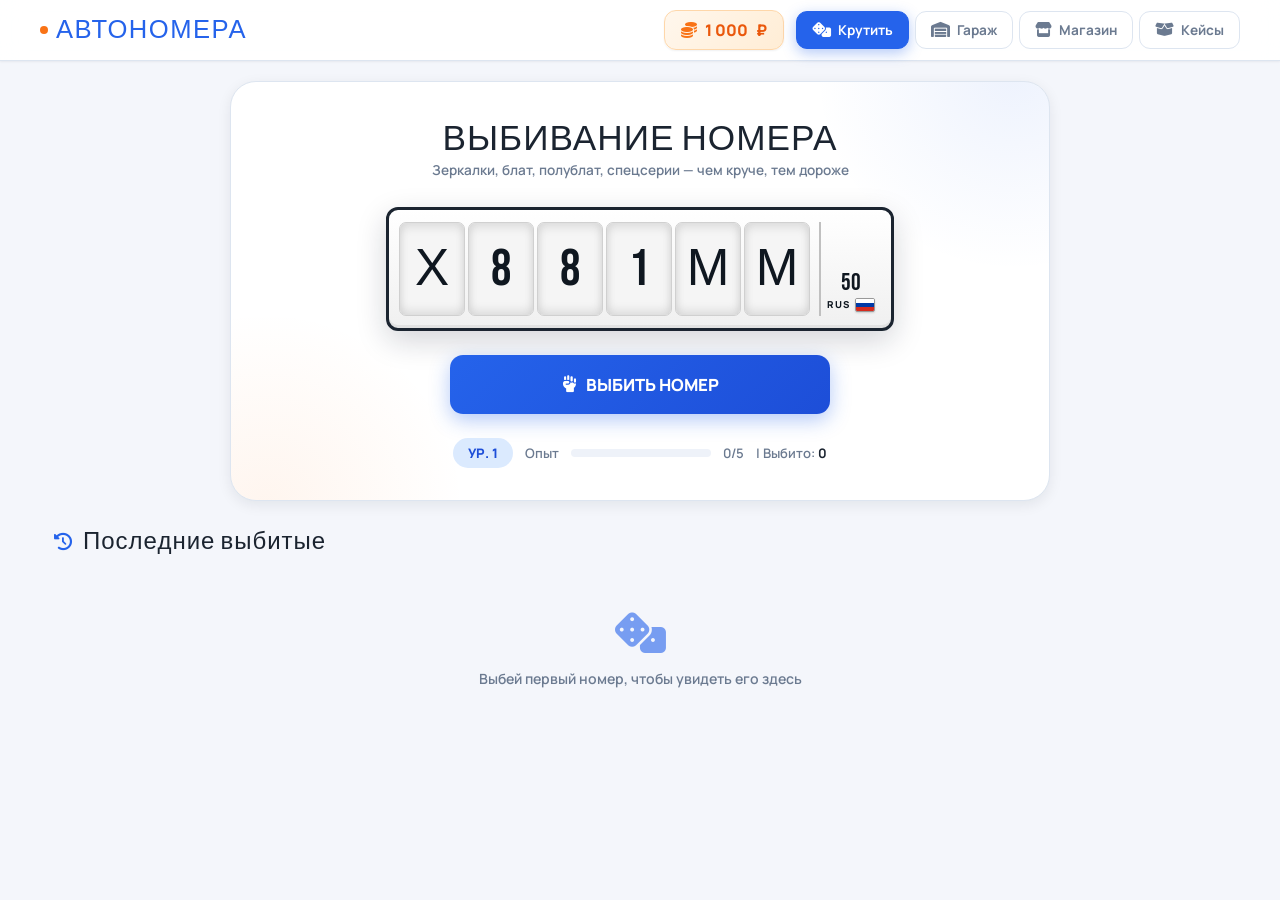
<file: pages/games/номера/index1.html>
<!DOCTYPE html>
<html lang="ru">
<head>
<meta charset="UTF-8">
<meta name="viewport" content="width=device-width, initial-scale=1.0, maximum-scale=1.0, user-scalable=no">
<title>АВТОНОМЕРА</title>
<link rel="icon" href="data:image/svg+xml,<svg xmlns='http://www.w3.org/2000/svg' viewBox='0 0 100 100'><text y='.9em' font-size='90'>🔢</text></svg>">
<link rel="preconnect" href="https://fonts.googleapis.com">
<link href="https://fonts.googleapis.com/css2?family=Manrope:wght@400;600;700;800&family=Bebas+Neue&display=swap" rel="stylesheet">
<link rel="stylesheet" href="https://cdnjs.cloudflare.com/ajax/libs/font-awesome/6.5.1/css/all.min.css">
<style>
*{margin:0;padding:0;box-sizing:border-box;-webkit-tap-highlight-color:transparent}
:root{
  --bg:#f4f6fb; --surface:#ffffff; --surface-2:#eef2f9; --border:#dde5f0;
  --text:#1b2430; --text-dim:#6b7a90;
  --blue:#2563eb; --blue-dark:#1d4ed8; --blue-light:#dbeafe;
  --orange:#f97316; --orange-dark:#ea580c;
  --green:#16a34a; --red:#dc2626; --purple:#7c3aed; --gold:#eab308;
  --shadow-sm:0 1px 2px rgba(15,23,42,.06);
  --shadow:0 4px 14px rgba(15,23,42,.08);
  --shadow-lg:0 12px 32px rgba(15,23,42,.14);
}
html,body{height:100%}
body{
  font-family:'Manrope',system-ui,sans-serif;
  background:var(--bg); color:var(--text);
  min-height:100vh; display:flex; flex-direction:column;
  overflow-x:hidden; user-select:none; -webkit-font-smoothing:antialiased;
}
body.shake{animation:shake .45s cubic-bezier(.36,.07,.19,.97) both}
@keyframes shake{
  10%,90%{transform:translate3d(-1px,0,0)} 20%,80%{transform:translate3d(3px,0,0)}
  30%,50%,70%{transform:translate3d(-6px,0,0)} 40%,60%{transform:translate3d(6px,0,0)}
}
h1,h2,h3,.display{font-family:'Bebas Neue',sans-serif;letter-spacing:1px;font-weight:400}
::-webkit-scrollbar{width:8px;height:8px}
::-webkit-scrollbar-track{background:transparent}
::-webkit-scrollbar-thumb{background:#c6d2e2;border-radius:4px}

header{
  position:sticky;top:0;z-index:60;
  background:rgba(255,255,255,.92); backdrop-filter:blur(12px);
  border-bottom:1px solid var(--border); box-shadow:var(--shadow-sm);
  padding:10px 14px;
}
.topbar{display:flex;align-items:center;gap:12px;max-width:1200px;margin:0 auto;flex-wrap:wrap}
.brand{
  font-family:'Bebas Neue',sans-serif; font-size:1.6rem; letter-spacing:1.5px;
  color:var(--blue); white-space:nowrap; margin-right:auto;
  display:flex; align-items:center; gap:8px;
}
.brand .dot{width:8px;height:8px;border-radius:50%;background:var(--orange);display:inline-block}
.balance{
  display:flex;align-items:center;gap:8px;
  background:linear-gradient(135deg,#fff7ed,#ffedd5);
  border:1.5px solid #fed7aa; border-radius:12px;
  padding:8px 16px; font-weight:800; font-size:1rem;
  color:var(--orange-dark); white-space:nowrap; box-shadow:var(--shadow-sm);
}
.balance i{color:var(--orange)}
.navbtns{display:flex;gap:6px;flex-wrap:wrap}
.nav-btn{
  background:var(--surface); border:1.5px solid var(--border); color:var(--text-dim);
  border-radius:11px; padding:9px 15px; cursor:pointer; font-weight:700;
  font-size:.85rem; font-family:inherit; transition:.18s;
  display:flex; align-items:center; gap:7px; white-space:nowrap;
}
.nav-btn:hover{border-color:var(--blue);color:var(--blue);transform:translateY(-1px)}
.nav-btn.active{background:var(--blue);border-color:var(--blue);color:#fff;box-shadow:0 4px 14px rgba(37,99,235,.35)}
.nav-btn i{font-size:.95rem}

main{flex:1;width:100%;max-width:1200px;margin:0 auto;padding:20px 14px 100px}
.view{display:none;animation:fadeIn .3s ease}
.view.active{display:block}
@keyframes fadeIn{from{opacity:0;transform:translateY(10px)}to{opacity:1;transform:none}}

.machine{
  background:var(--surface); border:1.5px solid var(--border);
  border-radius:26px; padding:40px 24px 32px;
  text-align:center; box-shadow:var(--shadow);
  position:relative; overflow:hidden;
  max-width:820px; margin:0 auto;
}
.machine::before{
  content:''; position:absolute; top:-50%; right:-20%;
  width:400px; height:400px;
  background:radial-gradient(circle,rgba(37,99,235,.08),transparent 70%);
  pointer-events:none;
}
.machine::after{
  content:''; position:absolute; bottom:-50%; left:-20%;
  width:400px; height:400px;
  background:radial-gradient(circle,rgba(249,115,22,.07),transparent 70%);
  pointer-events:none;
}
.machine > *{position:relative;z-index:1}
.machine h2{font-size:2.2rem;color:var(--text);margin-bottom:4px;line-height:1}
.machine .sub{color:var(--text-dim);font-size:.85rem;margin-bottom:28px;font-weight:600}

.plate-wrap{display:flex;justify-content:center;margin-bottom:24px}
.plate{
  display:inline-flex;align-items:stretch;gap:3px;
  background:linear-gradient(180deg,#ffffff,#f0f0f0);
  border:3px solid #1b2430; border-radius:12px; padding:12px 10px;
  box-shadow:0 10px 30px rgba(15,23,42,.18),inset 0 -3px 0 rgba(0,0,0,.06);
}
.reel{
  width:66px;height:94px;overflow:hidden;position:relative;
  background:#f5f5f5;border-radius:7px;border:1px solid #d0d0d0;
  box-shadow:inset 0 5px 10px rgba(0,0,0,.09),inset 0 -5px 10px rgba(0,0,0,.09);
}
.reel .strip{position:absolute;left:0;top:0;width:100%;will-change:transform}
.reel .strip .sym{
  height:94px;display:flex;align-items:center;justify-content:center;
  font-family:'Bebas Neue',sans-serif;font-size:3.2rem;color:#0f1720;line-height:1;
}
.reel.spinning .strip{filter:blur(.8px)}
.reel.tick{animation:tickPop .14s ease}
@keyframes tickPop{0%{transform:scale(1)}50%{transform:scale(1.12)}100%{transform:scale(1)}}
.reel.stop-flash{box-shadow:0 0 0 3px var(--orange),inset 0 0 14px rgba(249,115,22,.4)}

.plate .region{
  display:flex;flex-direction:column;justify-content:flex-end;align-items:center;
  padding:0 6px 4px;margin-left:6px;
  border-left:2px solid #c0c0c0;
  min-width:52px;
}
.plate .region .code{
  font-family:'Bebas Neue',sans-serif;
  font-size:1.5rem;color:#0f1720;line-height:1;
  letter-spacing:.5px;margin-bottom:3px;
}
.plate .region .bottom-row{
  display:flex;align-items:center;gap:4px;
}
.plate .region .rus{
  font-size:.6rem;color:#0f1720;font-weight:800;
  line-height:1;letter-spacing:1.5px;
  font-family:'Manrope',sans-serif;
}
.plate .region .flag-img{
  width:20px;height:auto;
  border:1px solid #999;border-radius:2px;
  box-shadow:0 1px 2px rgba(0,0,0,.15);
}
.plate.jackpot{animation:jackpotGlow 1s infinite alternate}
@keyframes jackpotGlow{
  from{box-shadow:0 0 0 4px var(--gold),0 10px 30px rgba(234,179,8,.4)}
  to{box-shadow:0 0 0 4px var(--orange),0 10px 40px rgba(249,115,22,.6)}
}

.btn{
  border:none;border-radius:13px;cursor:pointer;font-weight:800;font-family:inherit;
  font-size:.95rem;padding:15px 28px;
  display:inline-flex;align-items:center;justify-content:center;gap:9px;
  transition:.18s;position:relative;overflow:hidden;
}
.btn:active{transform:scale(.97)}
.btn:disabled{opacity:.5;cursor:not-allowed;transform:none}
.btn-main{
  background:linear-gradient(135deg,var(--blue),var(--blue-dark));
  color:#fff;box-shadow:0 6px 20px rgba(37,99,235,.35);
  width:100%;max-width:380px;font-size:1.05rem;padding:18px 28px;
}
.btn-main:hover:not(:disabled){box-shadow:0 10px 30px rgba(37,99,235,.5);transform:translateY(-2px)}
.btn-orange{background:linear-gradient(135deg,var(--orange),var(--orange-dark));color:#fff;box-shadow:0 6px 20px rgba(249,115,22,.35)}
.btn-orange:hover{box-shadow:0 10px 30px rgba(249,115,22,.5)}
.btn-ghost{background:var(--surface-2);color:var(--text);border:1.5px solid var(--border)}
.btn-ghost:hover{border-color:var(--blue);color:var(--blue)}
.btn-green{background:linear-gradient(135deg,var(--green),#15803d);color:#fff;box-shadow:0 6px 20px rgba(22,163,74,.3)}
.btn-green:hover{box-shadow:0 10px 30px rgba(22,163,74,.45)}
.btn-sm{padding:10px 18px;font-size:.82rem;border-radius:10px}

.levelbar{
  display:flex;align-items:center;gap:12px;justify-content:center;
  margin-top:24px;font-size:.82rem;color:var(--text-dim);
  flex-wrap:wrap;font-weight:600;
}
.level-chip{background:var(--blue-light);color:var(--blue-dark);border-radius:20px;padding:6px 15px;font-weight:800;font-size:.82rem}
.xp-track{width:140px;height:8px;background:var(--surface-2);border-radius:4px;overflow:hidden}
.xp-fill{height:100%;background:linear-gradient(90deg,var(--blue),var(--orange));width:0%;transition:width .4s}

.result-card{
  position:fixed;inset:0;z-index:200;
  background:rgba(15,23,42,.55);backdrop-filter:blur(6px);
  display:none;align-items:center;justify-content:center;padding:16px;
}
.result-card.show{display:flex;animation:fadeIn .25s}
.rc-inner{
  background:var(--surface);border-radius:24px;padding:30px 24px;
  max-width:420px;width:100%;text-align:center;
  box-shadow:var(--shadow-lg);animation:popIn .4s cubic-bezier(.2,1.4,.5,1);
  max-height:92vh;overflow-y:auto;
}
@keyframes popIn{from{transform:scale(.85);opacity:0}to{transform:none;opacity:1}}
.rc-plate{
  display:inline-flex;align-items:center;gap:2px;
  background:linear-gradient(180deg,#fff,#f0f0f0);
  border:3px solid #1b2430;border-radius:10px;
  padding:9px 7px;margin:6px 0 16px;
  box-shadow:0 6px 18px rgba(15,23,42,.15);
}
.rc-plate .ch{font-family:'Bebas Neue',sans-serif;font-size:2rem;color:#0f1720;min-width:32px;text-align:center;line-height:1}
.rc-plate .rg{
  display:flex;flex-direction:column;justify-content:center;align-items:center;
  padding-left:8px;margin-left:6px;
  border-left:2px solid #c0c0c0;
  line-height:1;
}
.rc-plate .rg .code{
  font-family:'Bebas Neue',sans-serif;
  font-size:1.35rem;color:#0f1720;
  margin-bottom:2px;
}
.rc-plate .rg .bottom-row{
  display:flex;align-items:center;gap:3px;
}
.rc-plate .rg .rus{
  font-size:.55rem;font-weight:800;letter-spacing:1.2px;
  font-family:'Manrope',sans-serif;
}
.rc-plate .rg .flag-img{
  width:15px;height:auto;
  border:1px solid #999;border-radius:2px;
}
.rc-badge{
  display:inline-block;padding:8px 20px;border-radius:20px;
  font-weight:800;font-size:.9rem;margin:4px 0 14px;
  background:var(--blue-light);color:var(--blue-dark);
}
.rc-badge.jackpot{background:linear-gradient(135deg,var(--gold),var(--orange));color:#fff;animation:pulseGold 1s infinite}
.rc-badge.blat{background:linear-gradient(135deg,#1e40af,#7c3aed);color:#fff}
.rc-badge.semi{background:linear-gradient(135deg,var(--blue),#0ea5e9);color:#fff}
.rc-badge.spec{background:linear-gradient(135deg,var(--purple),#c026d3);color:#fff}
.rc-badge.mirror{background:linear-gradient(135deg,var(--green),#0d9488);color:#fff}
.rc-badge.common{background:var(--surface-2);color:var(--text-dim)}
@keyframes pulseGold{0%,100%{transform:scale(1)}50%{transform:scale(1.05)}}
.rc-price{font-family:'Bebas Neue',sans-serif;font-size:2.6rem;margin:8px 0 4px;color:var(--orange);line-height:1}
.rc-bonus{color:var(--text-dim);font-size:.82rem;margin-bottom:20px;line-height:1.6;font-weight:600}
.rc-btns{display:flex;flex-direction:column;gap:10px}
.rc-btns .btn{width:100%}

.section-title{
  font-family:'Bebas Neue',sans-serif;font-size:1.5rem;letter-spacing:1px;
  color:var(--text);margin:4px 0 16px;display:flex;align-items:center;gap:10px;
}
.section-title i{color:var(--blue);font-size:1.1rem}
.section-title .count{color:var(--text-dim);font-size:.8rem;font-family:'Manrope';font-weight:700;letter-spacing:0}
.grid{display:grid;gap:14px;grid-template-columns:repeat(auto-fill,minmax(180px,1fr))}

.car-card{
  background:var(--surface);border:1.5px solid var(--border);border-radius:18px;
  padding:14px 12px;display:flex;flex-direction:column;align-items:center;
  text-align:center;transition:.2s;position:relative;overflow:hidden;
}
.car-card:hover{transform:translateY(-3px);box-shadow:var(--shadow)}
.car-card .img-wrap{
  width:100%;aspect-ratio:4/3;
  display:flex;align-items:center;justify-content:center;
  margin-bottom:10px;background:var(--surface-2);border-radius:12px;overflow:hidden;
}
.car-card .car-img{width:100%;height:100%;object-fit:cover}
.car-card .car-emoji-fb{font-size:3rem;line-height:1}
.car-card .car-name{font-weight:800;font-size:.9rem;margin-bottom:4px;line-height:1.2}
.car-card .car-rar{
  font-size:.62rem;font-weight:800;text-transform:uppercase;letter-spacing:1px;
  padding:3px 10px;border-radius:20px;margin-bottom:8px;
}
.r-common{border-color:#cbd5e1} .t-common{color:#64748b;background:#f1f5f9}
.r-rare{border-color:#93c5fd} .t-rare{color:#1d4ed8;background:#dbeafe}
.r-epic{border-color:#c4b5fd} .t-epic{color:#6d28d9;background:#ede9fe}
.r-legend{border-color:#fdba74} .t-legend{color:#c2410c;background:#ffedd5}
.r-myth{border-color:#fca5a5} .t-myth{color:#b91c1c;background:#fee2e2}
.car-price{font-weight:800;color:var(--orange-dark);font-size:.9rem;margin-top:auto}

.mounted-plate{
  margin-top:9px;background:#fff;border:2px solid #1b2430;border-radius:6px;
  padding:3px 7px;font-family:'Bebas Neue',sans-serif;
  font-size:.9rem;color:#0f1720;letter-spacing:1px;display:inline-block;
}
.car-actions{display:flex;gap:6px;margin-top:10px;width:100%}
.car-actions .btn{flex:1;padding:8px 6px;font-size:.72rem;border-radius:9px}
.unequip{
  position:absolute;top:8px;right:8px;background:var(--red);border:none;color:#fff;
  width:26px;height:26px;border-radius:50%;cursor:pointer;font-size:.7rem;
  display:flex;align-items:center;justify-content:center;box-shadow:0 3px 10px rgba(220,38,38,.4);
}
.sell-car{
  position:absolute;top:8px;left:8px;background:var(--green);border:none;color:#fff;
  width:26px;height:26px;border-radius:50%;cursor:pointer;font-size:.7rem;
  display:flex;align-items:center;justify-content:center;box-shadow:0 3px 10px rgba(22,163,74,.4);
}
.sell-car:hover{background:#15803d}

.num-grid{grid-template-columns:repeat(auto-fill,minmax(160px,1fr))}
.num-card{
  background:var(--surface);border:1.5px solid var(--border);
  border-radius:14px;padding:12px 10px;text-align:center;
  cursor:grab;transition:.18s;position:relative;
}
.num-card:active{cursor:grabbing}
.num-card:hover{transform:translateY(-3px);border-color:var(--blue);box-shadow:var(--shadow)}
.num-card.dragging{opacity:.4}
.num-card .mini-plate{
  background:#fff;border:2px solid #1b2430;border-radius:6px;
  padding:5px 4px;font-family:'Bebas Neue',sans-serif;
  color:#0f1720;font-size:1.1rem;letter-spacing:1px;margin-bottom:8px;
  display:flex;align-items:center;justify-content:center;gap:2px;
}
.num-card .mini-plate .rg{font-size:.85rem;border-left:1.5px solid #c0c0c0;padding-left:4px;margin-left:4px}
.num-card .nprice{color:var(--orange-dark);font-weight:800;font-size:.9rem}
.num-card .nmult{color:var(--text-dim);font-size:.68rem;margin-top:2px;font-weight:700;text-transform:uppercase;letter-spacing:.5px}
.num-card .nsell{
  position:absolute;top:7px;right:7px;background:var(--green);border:none;color:#fff;
  width:26px;height:26px;border-radius:50%;cursor:pointer;font-size:.7rem;
  display:flex;align-items:center;justify-content:center;
}
.num-card .nmount{margin-top:7px;font-size:.66rem;color:var(--green);font-weight:800}
.cat-badge{
  display:inline-block;font-size:.58rem;font-weight:800;text-transform:uppercase;
  letter-spacing:.8px;padding:2px 8px;border-radius:20px;margin-top:3px;
}

.empty-note{text-align:center;color:var(--text-dim);padding:40px 14px;font-size:.88rem;line-height:1.8;font-weight:600}
.empty-note i{font-size:2.6rem;color:var(--blue);display:block;margin-bottom:12px;opacity:.6}

.cases-grid{display:grid;gap:16px;grid-template-columns:repeat(auto-fill,minmax(240px,1fr))}
.case-card{
  border-radius:20px;padding:22px 18px;text-align:center;cursor:pointer;
  border:2px solid;transition:.2s;background:var(--surface);
  position:relative;overflow:hidden;
}
.case-card:hover{transform:translateY(-5px);box-shadow:var(--shadow-lg)}
.case-card .case-ico{font-size:3.4rem;margin-bottom:10px;display:block;line-height:1}
.case-card h3{font-family:'Bebas Neue',sans-serif;font-size:1.5rem;letter-spacing:1px;margin-bottom:6px;color:var(--text)}
.case-card .cprice{font-weight:800;color:var(--orange-dark);font-size:1.15rem;margin:9px 0}
.case-card .cpool{font-size:.72rem;color:var(--text-dim);line-height:1.6;font-weight:600}
.case-card .crar{font-size:.65rem;font-weight:800;text-transform:uppercase;letter-spacing:1.4px;margin-top:10px;display:inline-block;padding:3px 10px;border-radius:20px}
.case-card.locked{opacity:.55;filter:grayscale(.5)}

.roulette-overlay{
  position:fixed;inset:0;z-index:250;display:none;
  flex-direction:column;align-items:center;justify-content:center;padding:16px;
  background:rgba(15,23,42,.75);backdrop-filter:blur(8px);
}
.roulette-overlay.show{display:flex}
.roulette-wrap{width:100%;max-width:820px;text-align:center}
.roulette-title{font-family:'Bebas Neue',sans-serif;font-size:1.6rem;color:#fff;margin-bottom:18px;letter-spacing:1px}
.roulette-viewport{position:relative;overflow:hidden;border-radius:18px;background:#fff;box-shadow:0 20px 60px rgba(0,0,0,.4)}
.roulette-viewport::before,.roulette-viewport::after{
  content:'';position:absolute;top:0;bottom:0;width:70px;z-index:5;pointer-events:none;
}
.roulette-viewport::before{left:0;background:linear-gradient(90deg,#fff,transparent)}
.roulette-viewport::after{right:0;background:linear-gradient(-90deg,#fff,transparent)}
.roulette-marker{
  position:absolute;left:50%;top:0;bottom:0;width:3px;z-index:6;
  background:linear-gradient(180deg,var(--orange),var(--blue),var(--orange));
  transform:translateX(-50%);box-shadow:0 0 16px var(--orange);
}
.roulette-track{display:flex;gap:10px;padding:18px 0;will-change:transform}
.rc-car{flex:0 0 150px;border-radius:14px;padding:12px 8px;text-align:center;background:var(--surface);border:2px solid}
.rc-car .img-wrap{width:100%;aspect-ratio:4/3;display:flex;align-items:center;justify-content:center;margin-bottom:8px;background:var(--surface-2);border-radius:10px;overflow:hidden}
.rc-car .img-wrap img{width:100%;height:100%;object-fit:cover}
.rc-car .e{font-size:2.4rem;line-height:1}
.rc-car .n{font-size:.72rem;font-weight:800;line-height:1.3;margin-bottom:4px}
.rc-car .r{font-size:.58rem;font-weight:800;text-transform:uppercase;letter-spacing:.8px;padding:2px 8px;border-radius:20px;display:inline-block}
.roulette-btns{margin-top:22px;display:flex;gap:10px;justify-content:center;flex-wrap:wrap}
.roulette-btns .btn{min-width:200px}

.shop-filters{display:flex;gap:8px;margin-bottom:16px;flex-wrap:wrap}
.filter-btn{
  background:var(--surface);border:1.5px solid var(--border);color:var(--text-dim);
  border-radius:20px;padding:8px 16px;cursor:pointer;font-weight:700;
  font-size:.8rem;font-family:inherit;transition:.18s;
}
.filter-btn:hover{border-color:var(--blue);color:var(--blue)}
.filter-btn.active{background:var(--blue);border-color:var(--blue);color:#fff}

#toasts{position:fixed;top:80px;right:14px;z-index:400;display:flex;flex-direction:column;gap:9px;pointer-events:none}
.toast{
  background:var(--surface);border-left:4px solid var(--blue);border-radius:12px;
  padding:12px 18px;font-size:.85rem;font-weight:700;color:var(--text);
  box-shadow:var(--shadow-lg);animation:slideIn .3s ease;max-width:300px;
}
.toast.good{border-left-color:var(--green)}
.toast.bad{border-left-color:var(--red)}
.toast.gold{border-left-color:var(--gold)}
@keyframes slideIn{from{transform:translateX(120%);opacity:0}to{transform:none;opacity:1}}

#confetti{position:fixed;inset:0;pointer-events:none;z-index:300}
.conf{position:absolute;width:10px;height:14px;opacity:.95;animation:confFall linear forwards}
@keyframes confFall{
  0%{transform:translateY(-30px) rotate(0deg);opacity:1}
  100%{transform:translateY(105vh) rotate(720deg);opacity:0}
}

.modal{position:fixed;inset:0;z-index:280;display:none;align-items:center;justify-content:center;padding:16px;background:rgba(15,23,42,.55);backdrop-filter:blur(6px)}
.modal.show{display:flex}
.modal-box{
  background:var(--surface);border-radius:22px;padding:26px 22px;
  max-width:380px;width:100%;text-align:center;
  box-shadow:var(--shadow-lg);animation:popIn .3s ease;
}
.modal-box h3{font-family:'Bebas Neue',sans-serif;font-size:1.5rem;letter-spacing:1px;color:var(--text);margin-bottom:10px}
.modal-box p{color:var(--text-dim);font-size:.88rem;margin-bottom:18px;line-height:1.6;font-weight:600}
.modal-box .btn{width:100%;margin-bottom:9px}

.mobile-nav{
  position:fixed;bottom:0;left:0;right:0;z-index:70;
  background:rgba(255,255,255,.96);backdrop-filter:blur(12px);
  border-top:1px solid var(--border);display:none;
  justify-content:space-around;padding:8px 4px;
  box-shadow:0 -4px 20px rgba(15,23,42,.06);
}
.mobile-nav button{
  background:none;border:none;color:var(--text-dim);
  font-size:.66rem;font-weight:800;font-family:inherit;
  display:flex;flex-direction:column;align-items:center;gap:3px;
  cursor:pointer;padding:6px 12px;border-radius:11px;transition:.2s;
}
.mobile-nav button i{font-size:1.2rem}
.mobile-nav button.active{color:var(--blue);background:var(--blue-light)}

@media(max-width:820px){
  .mobile-nav{display:flex}
  .navbtns{display:none}
  .brand{font-size:1.35rem}
  main{padding-bottom:92px}
  .machine{padding:28px 16px 24px}
  .machine h2{font-size:1.7rem}
  .reel{width:52px;height:76px}
  .reel .strip .sym{height:76px;font-size:2.5rem}
  .plate{padding:9px 8px}
  .plate .region{min-width:44px;padding:0 5px 3px}
  .plate .region .code{font-size:1.25rem}
  .plate .region .rus{font-size:.55rem}
  .plate .region .flag-img{width:17px}
  .balance{padding:7px 13px;font-size:.9rem}
  .rc-plate .ch{font-size:1.6rem;min-width:26px}
  .rc-plate .rg .flag-img{width:13px}
  .rc-plate .rg .code{font-size:1.1rem}
}
@media(max-width:420px){
  .reel{width:44px;height:64px}
  .reel .strip .sym{height:64px;font-size:2.1rem}
  .plate{padding:8px 6px;gap:2px}
  .plate .region{padding:0 4px 3px;margin-left:4px;min-width:38px}
  .plate .region .code{font-size:1.05rem}
  .plate .region .rus{font-size:.5rem;letter-spacing:1px}
  .plate .region .flag-img{width:14px}
  .rc-car{flex:0 0 124px}
  .roulette-btns .btn{min-width:150px;font-size:.85rem;padding:12px 18px}
}
</style>
</head>
<body>

<header>
  <div class="topbar">
    <div class="brand"><span class="dot"></span>АВТОНОМЕРА</div>
    <div class="balance"><i class="fa-solid fa-coins"></i><span id="balance">1 000</span> ₽</div>
    <div class="navbtns">
      <button class="nav-btn active" data-view="spin"><i class="fa-solid fa-dice"></i>Крутить</button>
      <button class="nav-btn" data-view="garage"><i class="fa-solid fa-warehouse"></i>Гараж</button>
      <button class="nav-btn" data-view="shop"><i class="fa-solid fa-store"></i>Магазин</button>
      <button class="nav-btn" data-view="cases"><i class="fa-solid fa-box-open"></i>Кейсы</button>
    </div>
  </div>
</header>

<main>
  <section class="view active" id="view-spin">
    <div class="machine">
      <h2>ВЫБИВАНИЕ НОМЕРА</h2>
      <div class="sub">Зеркалки, блат, полублат, спецсерии — чем круче, тем дороже</div>

      <div class="plate-wrap"><div class="plate" id="mainPlate"></div></div>

      <button class="btn btn-main" id="spinBtn"><i class="fa-solid fa-hand-fist"></i> ВЫБИТЬ НОМЕР</button>

      <div class="levelbar">
        <span class="level-chip">УР. <span id="lvl">1</span></span>
        <span>Опыт</span>
        <div class="xp-track"><div class="xp-fill" id="xpFill"></div></div>
        <span id="xpText">0/5</span>
        <span style="color:var(--text-dim)">| Выбито: <b style="color:var(--text)" id="totalSpins">0</b></span>
      </div>
    </div>

    <div class="section-title" style="margin-top:26px"><i class="fa-solid fa-clock-rotate-left"></i> Последние выбитые</div>
    <div class="grid num-grid" id="recentList"></div>
  </section>

  <section class="view" id="view-garage">
    <div class="section-title"><i class="fa-solid fa-warehouse"></i> Мой гараж <span class="count" id="garageCount"></span></div>
    <div class="grid" id="garageGrid"></div>

    <div class="section-title" style="margin-top:30px">
      <i class="fa-solid fa-id-card"></i> Коллекция номеров
      <span class="count">— перетащи номер на машину</span>
    </div>
    <div class="grid num-grid" id="collectionGrid"></div>
  </section>

  <section class="view" id="view-shop">
    <div class="section-title"><i class="fa-solid fa-store"></i> Магазин автомобилей</div>
    <div class="shop-filters" id="shopFilters">
      <button class="filter-btn active" data-filter="all">Все</button>
      <button class="filter-btn" data-filter="common">Обычные</button>
      <button class="filter-btn" data-filter="rare">Редкие</button>
      <button class="filter-btn" data-filter="epic">Эпические</button>
      <button class="filter-btn" data-filter="legend">Легендарные</button>
      <button class="filter-btn" data-filter="myth">Мифические</button>
    </div>
    <div class="grid" id="shopGrid"></div>
  </section>

  <section class="view" id="view-cases">
    <div class="section-title"><i class="fa-solid fa-box-open"></i> Кейсы с автомобилями</div>
    <div class="cases-grid" id="casesGrid"></div>
  </section>
</main>

<nav class="mobile-nav">
  <button class="active" data-view="spin"><i class="fa-solid fa-dice"></i>Крутить</button>
  <button data-view="garage"><i class="fa-solid fa-warehouse"></i>Гараж</button>
  <button data-view="shop"><i class="fa-solid fa-store"></i>Магазин</button>
  <button data-view="cases"><i class="fa-solid fa-box-open"></i>Кейсы</button>
</nav>

<div class="result-card" id="resultCard">
  <div class="rc-inner">
    <div class="rc-plate" id="rcPlate"></div>
    <div class="rc-badge" id="rcBadge">x1</div>
    <div class="rc-price" id="rcPrice">1 000 ₽</div>
    <div class="rc-bonus" id="rcBonus"></div>
    <div class="rc-btns">
      <button class="btn btn-orange" id="rcSell"><i class="fa-solid fa-sack-dollar"></i> Продать</button>
      <button class="btn btn-ghost" id="rcKeep"><i class="fa-solid fa-bookmark"></i> Оставить в коллекцию</button>
    </div>
  </div>
</div>

<div class="roulette-overlay" id="roulette">
  <div class="roulette-wrap">
    <div class="roulette-title" id="rouletteTitle">Открытие кейса...</div>
    <div class="roulette-viewport">
      <div class="roulette-marker"></div>
      <div class="roulette-track" id="rouletteTrack"></div>
    </div>
    <div class="roulette-btns" id="rouletteBtns" style="display:none">
      <button class="btn btn-green" id="rouletteSell"><i class="fa-solid fa-sack-dollar"></i> Продать</button>
      <button class="btn btn-orange" id="rouletteKeep"><i class="fa-solid fa-warehouse"></i> Забрать в гараж</button>
    </div>
  </div>
</div>

<div class="modal" id="confirmModal">
  <div class="modal-box">
    <h3 id="cmTitle">Подтверждение</h3>
    <p id="cmText"></p>
    <button class="btn btn-orange" id="cmYes">Да</button>
    <button class="btn btn-ghost" id="cmNo">Отмена</button>
  </div>
</div>

<div id="toasts"></div>
<canvas id="confetti"></canvas>

<script>
'use strict';

/* ============ КОНСТАНТЫ ============ */
const LETTERS = ['А','В','Е','К','М','Н','О','Р','С','Т','У','Х'];
const REGIONS = ['77','99','97','177','199','197','777','799','01','02','23','50','66','116'];
const SAVE_KEY = 'nomber_ok_v1';
const BLAT_LETTERS = ['АМР','ЕКХ','ООО','МММ','ХХХ','ААА','ККК','РРР','ЕЕЕ','ССС'];

/* ============ СОСТОЯНИЕ ============ */
let state = {
  balance: 1000,
  level: 1,
  xp: 0,
  totalSpins: 0,
  collection: [],
  garage: []
};

/* ============ АВТОМОБИЛИ ============ */
const CARS = {
  junk: {
    id:'junk', name:'Помойка', price:5000, icon:'🗑️', color:'#94a3b8',
    cars:[
      { id:'vaz2107', name:'ВАЗ 2107', img:'cars/vaz2107.png', emoji:'🚗', rarity:'common', weight:40, shopPrice:3500 },
      { id:'oka',    name:'Ока',      img:'cars/oka.png',    emoji:'🚙', rarity:'common', weight:30, shopPrice:2500 },
      { id:'matiz',  name:'Матиз',    img:'cars/matiz.png',  emoji:'🚕', rarity:'rare',   weight:20, shopPrice:9000 },
      
    ]
  },
  yard: {
    id:'yard', name:'Двор', price:50000, icon:'🏘️', color:'#3b82f6',
    cars:[
      { id:'e36',    name:'BMW E36',        img:'cars/e36.png',   emoji:'🏎️', rarity:'rare',   weight:35, shopPrice:45000 },
      { id:'w124',   name:'Mercedes W124',  img:'cars/w124.png',  emoji:'🚙', rarity:'rare',   weight:30, shopPrice:42000 },
      { id:'civic',  name:'Honda Civic',    img:'cars/civic.png', emoji:'🚗', rarity:'epic',   weight:22, shopPrice:110000 },
      { id:'mark2',  name:'Toyota Mark II', img:'cars/mark2.png', emoji:'🏎️', rarity:'epic',   weight:13, shopPrice:130000 }
    ]
  },
  business: {
    id:'business', name:'Бизнес', price:500000, icon:'💼', color:'#7c3aed',
    cars:[
      { id:'x5',      name:'BMW X5',           img:'cars/x5.png',      emoji:'🚙', rarity:'epic',   weight:35, shopPrice:450000 },
      { id:'sclass',  name:'Mercedes S-Class', img:'cars/sclass.png',  emoji:'🚗', rarity:'epic',   weight:30, shopPrice:520000 },
      { id:'a6',      name:'Audi A6',          img:'cars/a6.png',      emoji:'🚗', rarity:'legend', weight:22, shopPrice:900000 },
      { id:'cayenne', name:'Porsche Cayenne',  img:'cars/cayenne.png', emoji:'🏎️', rarity:'legend', weight:13, shopPrice:1100000 }
    ]
  },
  elite: {
    id:'elite', name:'Элита', price:5000000, icon:'👑', color:'#dc2626',
    cars:[
      { id:'lambo',  name:'Lamborghini Huracan', img:'cars/lambo.png',   emoji:'🏎️', rarity:'legend', weight:35, shopPrice:4500000 },
      { id:'ferrari',name:'Ferrari F8 Tributo',     img:'cars/ferrari.png', emoji:'🏎️', rarity:'legend', weight:30, shopPrice:5200000 },
      { id:'rolls',  name:'Rolls-Royce Wraith', img:'cars/rolls.png',   emoji:'🚙', rarity:'myth',   weight:22, shopPrice:9000000 },
      { id:'bugatti',name:'Bugatti Veyron',     img:'cars/bugatti.png', emoji:'🏎️', rarity:'myth',   weight:13, shopPrice:12000000 }
    ]
  }
};

const RARITY_RU = { common:'Обычная', rare:'Редкая', epic:'Эпическая', legend:'Легендарная', myth:'Мифическая' };
const RARITY_CLASS = { common:'r-common', rare:'r-rare', epic:'r-epic', legend:'r-legend', myth:'r-myth' };
const RARITY_TEXT = { common:'t-common', rare:'t-rare', epic:'t-epic', legend:'t-legend', myth:'t-myth' };

/* ============ КАТЕГОРИИ НОМЕРОВ ============ */
const CATEGORY = {
  common:  { ru:'Обычный',     cls:'common',  min:800,   max:3000 },
  mirror:  { ru:'Зеркалка',    cls:'mirror',  min:8000,  max:45000 },
  semi:    { ru:'Полублат',    cls:'semi',    min:15000, max:90000 },
  spec:    { ru:'Спецсерия',   cls:'spec',    min:30000, max:250000 },
  blat:    { ru:'Блат',        cls:'blat',    min:150000,max:1500000 },
  jackpot: { ru:'ДЖЕКПОТ',     cls:'jackpot', min:1000000,max:5000000 }
};

/* ============ АУДИО ============ */
let audioCtx = null;
function initAudio(){
  if(!audioCtx){ try{ audioCtx = new (window.AudioContext||window.webkitAudioContext)(); }catch(e){} }
  if(audioCtx && audioCtx.state === 'suspended') audioCtx.resume();
}
function beep(freq,dur,type='square',vol=0.05){
  if(!audioCtx) return;
  try{
    const o = audioCtx.createOscillator(); const g = audioCtx.createGain();
    o.type = type; o.frequency.value = freq;
    g.gain.setValueAtTime(vol, audioCtx.currentTime);
    g.gain.exponentialRampToValueAtTime(0.001, audioCtx.currentTime + dur);
    o.connect(g); g.connect(audioCtx.destination);
    o.start(); o.stop(audioCtx.currentTime + dur);
  }catch(e){}
}
const sfxTick = () => beep(880,0.03,'square',0.03);
const sfxStop = () => beep(1200,0.09,'triangle',0.06);
const sfxWin = () => [523,659,784,1047].forEach((f,i)=>setTimeout(()=>beep(f,0.15,'triangle',0.06),i*70));
const sfxJackpot = () => [523,659,784,1047,1319,1568].forEach((f,i)=>setTimeout(()=>beep(f,0.2,'sawtooth',0.05),i*85));
const sfxBuy = () => { beep(440,0.06,'square',0.05); setTimeout(()=>beep(660,0.1,'square',0.05),70); };
const sfxError = () => beep(180,0.18,'sawtooth',0.05);

/* ============ УТИЛИТЫ ============ */
const $ = id => document.getElementById(id);
const rand = (a,b) => Math.floor(Math.random()*(b-a+1))+a;
const pick = arr => arr[Math.floor(Math.random()*arr.length)];
const fmt = n => Math.floor(n).toString().replace(/\B(?=(\d{3})+(?!\d))/g,' ');
const now = () => Date.now();

/* ============ СОХРАНЕНИЕ ============ */
function save(){ try{ localStorage.setItem(SAVE_KEY, JSON.stringify(state)); }catch(e){} }
function load(){
  try{
    const raw = localStorage.getItem(SAVE_KEY);
    if(raw){
      const s = JSON.parse(raw);
      state = Object.assign(state, s);
      if(!state.garage) state.garage = [];
      if(!state.collection) state.collection = [];
    }
  }catch(e){}
}

/* ============ ГЕНЕРАЦИЯ ============ */
const randomLetter = () => pick(LETTERS);
const randomDigit = () => String(rand(0,9));

function generatePlate(){
  return {
    l1: randomLetter(),
    d1: randomDigit(), d2: randomDigit(), d3: randomDigit(),
    l2: randomLetter(), l3: randomLetter(),
    region: pick(REGIONS)
  };
}
const plateToString = p => p.l1 + p.d1 + p.d2 + p.d3 + p.l2 + p.l3 + ' ' + p.region;

const FLAG_RU = `<svg class="flag-img" viewBox="0 0 30 20" xmlns="http://www.w3.org/2000/svg">
  <rect width="30" height="6.67" fill="#fff"/>
  <rect y="6.67" width="30" height="6.67" fill="#0039a6"/>
  <rect y="13.33" width="30" height="6.67" fill="#d52b1e"/>
</svg>`;

/* ============ КАТЕГОРИЗАЦИЯ ============ */
function isMirrorDigits(d1, d2, d3){ return d1 === d3; }
function isMirrorLetters(l1, l2, l3){ return l1 === l3; }

function categorize(p){
  const digits = p.d1 + p.d2 + p.d3;
  const letters = p.l1 + p.l2 + p.l3;
  const chars = [p.l1, p.d1, p.d2, p.d3, p.l2, p.l3];
  const freq = {};
  chars.forEach(c => freq[c] = (freq[c]||0)+1);
  let maxCount = 1;
  for(const c in freq) maxCount = Math.max(maxCount, freq[c]);

  const allSameChars   = chars.every(c => c === chars[0]);
  const allSameDigits  = p.d1 === p.d2 && p.d2 === p.d3;
  const allSameLetters = p.l1 === p.l2 && p.l2 === p.l3;

  if(allSameChars) return { cat:'jackpot', reason:'💎 Все 6 символов одинаковые!' };
  if(allSameDigits && allSameLetters) return { cat:'jackpot', reason:'💎 Совпали цифры и буквы!' };

  const isBlatLetters = BLAT_LETTERS.includes(letters);
  const niceDigits = ['001','007','100','666','777','888','999','123','321'];
  const isNiceDigits = niceDigits.includes(digits);

  if(isBlatLetters) return { cat:'blat', reason:'👑 Блатная серия «' + letters + '»' };
  if(allSameDigits && (p.d1 === '7' || p.d1 === '8' || p.d1 === '9')) {
    return { cat:'blat', reason:'👑 Блат: ' + digits + ' на премиум-цифрах' };
  }
  if(allSameDigits) return { cat:'spec', reason:'🔷 Все цифры одинаковые: ' + digits };
  if(allSameLetters) return { cat:'spec', reason:'🔷 Спецсерия: «' + letters + '»' };
  if(maxCount >= 4) return { cat:'spec', reason:'🔷 ' + maxCount + ' одинаковых символов в номере' };
  if(isNiceDigits) return { cat:'semi', reason:'🔹 Полублат: красивые цифры «' + digits + '»' };
  if(maxCount === 3) return { cat:'semi', reason:'🔹 Три одинаковых символа' };
  if(isMirrorDigits(p.d1,p.d2,p.d3) && isMirrorLetters(p.l1,p.l2,p.l3)) {
    return { cat:'mirror', reason:'🪞 Зеркальные цифры и буквы' };
  }
  if(isMirrorDigits(p.d1,p.d2,p.d3)) {
    return { cat:'mirror', reason:'🪞 Зеркальные цифры: ' + digits };
  }
  if(isMirrorLetters(p.l1,p.l2,p.l3)) {
    return { cat:'mirror', reason:'🪞 Зеркальные буквы: «' + letters + '»' };
  }
  if(maxCount === 2) return { cat:'common', reason:'Два одинаковых символа' };
  return { cat:'common', reason:'Обычный номер' };
}

function evaluatePlate(p){
  const catInfo = categorize(p);
  const cat = catInfo.cat;
  const catDef = CATEGORY[cat];

  const chars = [p.l1, p.d1, p.d2, p.d3, p.l2, p.l3];
  const freq = {};
  chars.forEach(c => freq[c] = (freq[c]||0)+1);
  let maxCount = 1;
  for(const c in freq) maxCount = Math.max(maxCount, freq[c]);

  let weight = 0;
  switch(cat){
    case 'common': weight = (maxCount - 1) / 1; break;
    case 'mirror':
      weight = 0;
      if(isMirrorDigits(p.d1,p.d2,p.d3)) weight += 0.4;
      if(isMirrorLetters(p.l1,p.l2,p.l3)) weight += 0.4;
      if(maxCount >= 2) weight += 0.2;
      weight = Math.min(1, weight);
      break;
    case 'semi':
      weight = 0.3;
      if(['001','007','100','666','777','888','999','123','321'].includes(p.d1+p.d2+p.d3)) weight += 0.3;
      if(maxCount >= 3) weight += 0.3;
      weight = Math.min(1, weight);
      break;
    case 'spec':
      weight = 0.4;
      if(maxCount >= 4) weight += 0.3;
      if(maxCount >= 5) weight += 0.3;
      weight = Math.min(1, weight);
      break;
    case 'blat':
      weight = 0.5;
      const digits = p.d1 + p.d2 + p.d3;
      if(['777','888','999'].includes(digits)) weight += 0.3;
      if(maxCount >= 4) weight += 0.2;
      weight = Math.min(1, weight);
      break;
    case 'jackpot': weight = 1; break;
  }

  const price = Math.round(catDef.min + (catDef.max - catDef.min) * weight);
  return {
    plate:p, string:plateToString(p),
    category:cat, categoryDef:catDef,
    categoryRu:catDef.ru, categoryCls:catDef.cls,
    reason:catInfo.reason,
    price, weight,
    isJackpot:cat === 'jackpot'
  };
}

/* ============ ЭФФЕКТЫ ============ */
function toast(msg, type=''){
  const t = document.createElement('div');
  t.className = 'toast ' + type;
  t.innerHTML = msg;
  $('toasts').appendChild(t);
  setTimeout(()=>{ t.style.transition='opacity .4s'; t.style.opacity='0'; setTimeout(()=>t.remove(),400); }, 3000);
}
function shakeScreen(){
  document.body.classList.add('shake');
  setTimeout(()=>document.body.classList.remove('shake'), 450);
}
function spawnConfetti(count=60){
  const canvas = $('confetti');
  canvas.width = window.innerWidth; canvas.height = window.innerHeight;
  const colors = ['#f97316','#2563eb','#16a34a','#eab308','#dc2626','#7c3aed'];
  for(let i=0;i<count;i++){
    const c = document.createElement('div');
    c.className = 'conf';
    c.style.left = Math.random()*100 + 'vw';
    c.style.background = pick(colors);
    c.style.animationDuration = (1.4 + Math.random()*1.6) + 's';
    c.style.animationDelay = (Math.random()*0.3) + 's';
    canvas.appendChild(c);
    setTimeout(()=>c.remove(), 3200);
  }
}

/* ============ РЕНДЕР ПЛАСТИНЫ ============ */
function renderPlate(p, container){
  container.innerHTML = '';
  const chars = [p.l1, p.d1, p.d2, p.d3, p.l2, p.l3];
  chars.forEach((ch, i) => {
    const reel = document.createElement('div');
    reel.className = 'reel';
    const strip = document.createElement('div');
    strip.className = 'strip';
    const alphabet = (i>=1 && i<=3) ? '0123456789' : LETTERS.join('');
    for(let k=0;k<10;k++){
      const sym = document.createElement('div');
      sym.className = 'sym';
      sym.textContent = alphabet[rand(0, alphabet.length-1)];
      strip.appendChild(sym);
    }
    const finalSym = document.createElement('div');
    finalSym.className = 'sym';
    finalSym.textContent = ch;
    strip.appendChild(finalSym);
    reel.appendChild(strip);
    container.appendChild(reel);
  });
  const reg = document.createElement('div');
  reg.className = 'region';
  reg.innerHTML = `
    <div class="code">${p.region}</div>
    <div class="bottom-row">
      <span class="rus">RUS</span>
      ${FLAG_RU}
    </div>
  `;
  container.appendChild(reg);
}

/* ============ АНИМАЦИЯ ============ */
function animateSpin(plate, onDone){
  const plateEl = $('mainPlate');
  renderPlate(plate, plateEl);
  const reels = plateEl.querySelectorAll('.reel');
  const TOTAL = 6;
  const startDelay = 60;
  const spinTime = 500;
  let finished = 0;

  reels.forEach((reel, i) => {
    const strip = reel.querySelector('.strip');
    const totalItems = strip.children.length;
    const itemH = reel.clientHeight;
    const finalIndex = totalItems - 1;
    const startIndex = rand(0, totalItems - 1);
    strip.style.transform = 'translateY(' + (-startIndex * itemH) + 'px)';
    void strip.offsetHeight;

    setTimeout(() => {
      reel.classList.add('spinning');
      const start = performance.now();
      const from = startIndex * itemH;
      const to = finalIndex * itemH;
      const extraLoops = 4 + i;

      function frame(t){
        const elapsed = t - start;
        const prog = Math.min(elapsed / spinTime, 1);
        const ease = 1 - Math.pow(1 - prog, 3);
        const extra = (1 - ease) * extraLoops * totalItems * itemH;
        const y = from + (to - from) * ease - extra;
        strip.style.transform = 'translateY(' + (-y) + 'px)';
        if(Math.random() < 0.35) sfxTick();
        if(prog < 1){ requestAnimationFrame(frame); }
        else {
          strip.style.transform = 'translateY(' + (-to) + 'px)';
          reel.classList.remove('spinning');
          reel.classList.add('tick','stop-flash');
          sfxStop();
          setTimeout(()=>reel.classList.remove('tick','stop-flash'), 320);
          finished++;
          if(finished === TOTAL && onDone) onDone();
        }
      }
      requestAnimationFrame(frame);
    }, i * startDelay);
  });
}

/* ============ ГЛАВНАЯ ЛОГИКА ============ */
let spinning = false;
let pendingResult = null;
let recentResults = [];

function doSpin(){
  if(spinning) return;
  initAudio();
  spinning = true;
  $('spinBtn').disabled = true;

  const plate = generatePlate();
  state.totalSpins++;
  addXp(1);

  animateSpin(plate, () => {
    spinning = false;
    $('spinBtn').disabled = false;
    const result = evaluatePlate(plate);
    if(result.isJackpot){
      shakeScreen(); spawnConfetti(120); sfxJackpot();
      $('mainPlate').classList.add('jackpot');
      setTimeout(()=>$('mainPlate').classList.remove('jackpot'), 2500);
    } else if(result.price >= 100000){
      spawnConfetti(50); sfxWin();
    }
    showResultCard(result);
    save();
  });
}

function xpNeeded(level){ return 5 + (level-1)*3; }
function addXp(n){
  state.xp += n;
  while(state.xp >= xpNeeded(state.level)){
    state.xp -= xpNeeded(state.level);
    state.level++;
    toast('🎉 Новый уровень: ' + state.level + '!', 'gold');
    sfxWin();
  }
  updateLevelUI();
}
function updateLevelUI(){
  $('lvl').textContent = state.level;
  const need = xpNeeded(state.level);
  $('xpFill').style.width = ((state.xp/need)*100) + '%';
  $('xpText').textContent = state.xp + '/' + need;
  $('totalSpins').textContent = state.totalSpins;
}

function showResultCard(result){
  pendingResult = result;
  const rc = $('rcPlate');
  rc.innerHTML = '';
  const chars = [result.plate.l1, result.plate.d1, result.plate.d2, result.plate.d3, result.plate.l2, result.plate.l3];
  chars.forEach((c)=>{
    const d = document.createElement('div'); d.className='ch'; d.textContent=c; rc.appendChild(d);
  });
  const rg = document.createElement('div'); rg.className='rg';
  rg.innerHTML = `
    <div class="code">${result.plate.region}</div>
    <div class="bottom-row">
      <span class="rus">RUS</span>
      ${FLAG_RU}
    </div>
  `;
  rc.appendChild(rg);

  const badge = $('rcBadge');
  badge.className = 'rc-badge ' + result.categoryCls;
  badge.textContent = result.categoryRu + ' · ' + result.reason;

  $('rcPrice').textContent = fmt(result.price) + ' ₽';
  $('rcBonus').innerHTML = 'Категория: <b>' + result.categoryRu + '</b>';
  $('rcSell').innerHTML = '<i class="fa-solid fa-sack-dollar"></i> Продать за ' + fmt(result.price) + ' ₽';
  $('resultCard').classList.add('show');
}
function closeResultCard(){ $('resultCard').classList.remove('show'); pendingResult = null; }

function sellCurrent(){
  if(!pendingResult) return;
  state.balance += pendingResult.price;
  recentResults.push({...pendingResult, sold:true});
  if(recentResults.length > 12) recentResults.shift();
  toast('💰 Продано за ' + fmt(pendingResult.price) + ' ₽', 'good');
  sfxBuy();
  closeResultCard();
  updateBalance(); renderRecent(); save();
}

function keepCurrent(){
  if(!pendingResult) return;
  const item = {
    id: 'p' + now() + '_' + Math.random().toString(36).slice(2,6),
    plate: pendingResult.plate,
    string: pendingResult.string,
    price: pendingResult.price,
    category: pendingResult.category,
    categoryRu: pendingResult.categoryRu,
    categoryCls: pendingResult.categoryCls,
    isJackpot: pendingResult.isJackpot
  };
  state.collection.push(item);
  recentResults.push({...pendingResult, kept:true});
  if(recentResults.length > 12) recentResults.shift();
  if(state.collection.length > 200) state.collection.shift();
  toast('📌 Номер сохранён', 'gold');
  closeResultCard();
  renderCollection(); renderRecent(); save();
}

function updateBalance(){ $('balance').textContent = fmt(state.balance); }

function renderRecent(){
  const wrap = $('recentList');
  wrap.innerHTML = '';
  if(recentResults.length === 0){
    wrap.innerHTML = '<div class="empty-note" style="grid-column:1/-1"><i class="fa-solid fa-dice"></i>Выбей первый номер, чтобы увидеть его здесь</div>';
    return;
  }
  recentResults.slice(-6).reverse().forEach(r => {
    const card = document.createElement('div');
    card.className = 'num-card';
    const chars = [r.plate.l1,r.plate.d1,r.plate.d2,r.plate.d3,r.plate.l2,r.plate.l3];
    card.innerHTML = `
      <div class="mini-plate">${chars.map(c=>`<span>${c}</span>`).join('')}<span class="rg">${r.plate.region}</span></div>
      <div class="nprice">${fmt(r.price)} ₽</div>
      <div class="cat-badge" style="background:var(--surface-2);color:var(--text-dim)">${r.categoryRu||'—'}</div>
    `;
    wrap.appendChild(card);
  });
}

/* ============ КАРТОЧКА МАШИНЫ ============ */
function carImageHTML(car, size='normal'){
  const emojiClass = size === 'small' ? 'e' : 'car-emoji-fb';
  return `<img src="${car.img}" alt="${car.name}" class="car-img" onerror="this.style.display='none';this.nextElementSibling.style.display='block'"><span class="${emojiClass}" style="display:none">${car.emoji}</span>`;
}

function renderGarage(){
  const grid = $('garageGrid');
  grid.innerHTML = '';
  $('garageCount').textContent = '— ' + state.garage.length + ' авто';

  if(state.garage.length === 0){
    grid.innerHTML = '<div class="empty-note" style="grid-column:1/-1"><i class="fa-solid fa-car-side"></i>Гараж пуст.<br>Купи машину в магазине или открой кейс!</div>';
    return;
  }

  state.garage.forEach((g, idx) => {
    const carDef = findCar(g.caseId, g.carId);
    if(!carDef) return;
    const mounted = g.plateId ? state.collection.find(p=>p.id===g.plateId) : null;
    const slot = document.createElement('div');
    slot.className = 'car-card ' + RARITY_CLASS[carDef.rarity];
    slot.dataset.idx = idx;
    slot.innerHTML = `
      <button class="sell-car" title="Продать машину"><i class="fa-solid fa-dollar-sign"></i></button>
      <div class="img-wrap">${carImageHTML(carDef, 'normal')}</div>
      <div class="car-name">${carDef.name}</div>
      <div class="car-rar ${RARITY_TEXT[carDef.rarity]}">${RARITY_RU[carDef.rarity]}</div>
      ${mounted
        ? `<div class="mounted-plate">${mounted.string}</div>
           <button class="unequip" title="Снять номер"><i class="fa-solid fa-xmark"></i></button>`
        : '<div style="font-size:.68rem;color:var(--text-dim);margin-top:6px;font-weight:600">Нет номера</div>'}
    `;
    slot.addEventListener('dragover', e => { e.preventDefault(); slot.classList.add('dragover'); });
    slot.addEventListener('dragleave', () => slot.classList.remove('dragover'));
    slot.addEventListener('drop', e => {
      e.preventDefault();
      slot.classList.remove('dragover');
      const plateId = e.dataTransfer.getData('text/plate-id');
      if(plateId) mountPlate(idx, plateId);
    });
    const un = slot.querySelector('.unequip');
    if(un) un.addEventListener('click', e => {
      e.stopPropagation();
      state.garage[idx].plateId = null;
      toast('Номер снят с машины');
      renderGarage(); renderCollection(); save();
    });
    slot.querySelector('.sell-car').addEventListener('click', e => {
      e.stopPropagation();
      const sellPrice = Math.round(carDef.shopPrice * 0.6);
      showConfirm(
        'Продать машину?',
        `${carDef.name} будет продана за ${fmt(sellPrice)} ₽ (60% от магазина)`,
        () => {
          state.balance += sellPrice;
          state.garage.splice(idx, 1);
          toast('💰 ' + carDef.name + ' продана за ' + fmt(sellPrice) + ' ₽', 'good');
          sfxBuy();
          updateBalance(); renderGarage(); renderCollection(); save();
        }
      );
    });
    grid.appendChild(slot);
  });
}

function findCar(caseId, carId){
  const c = CARS[caseId];
  if(!c) return null;
  return c.cars.find(x=>x.id===carId);
}

function mountPlate(idx, plateId){
  const plate = state.collection.find(p=>p.id===plateId);
  if(!plate) return;
  state.garage.forEach(g => { if(g.plateId === plateId) g.plateId = null; });
  state.garage[idx].plateId = plateId;
  toast('🔧 Номер ' + plate.string + ' установлен!', 'good');
  sfxBuy();
  renderGarage(); renderCollection(); save();
}

function renderCollection(){
  const grid = $('collectionGrid');
  grid.innerHTML = '';
  if(state.collection.length === 0){
    grid.innerHTML = '<div class="empty-note" style="grid-column:1/-1"><i class="fa-solid fa-id-card"></i>Коллекция пуста.<br>Выбивай номера и жми «Оставить»</div>';
    return;
  }
  const sorted = [...state.collection].sort((a,b)=>b.price-a.price);
  sorted.forEach(p => {
    const card = document.createElement('div');
    card.className = 'num-card';
    card.draggable = true;
    card.dataset.id = p.id;
    const chars = [p.plate.l1,p.plate.d1,p.plate.d2,p.plate.d3,p.plate.l2,p.plate.l3];
    const mountedOn = state.garage.findIndex(g=>g.plateId===p.id);
    card.innerHTML = `
      <button class="nsell" title="Продать"><i class="fa-solid fa-dollar-sign"></i></button>
      <div class="mini-plate">${chars.map(c=>`<span>${c}</span>`).join('')}<span class="rg">${p.plate.region}</span></div>
      <div class="nprice">${fmt(p.price)} ₽</div>
      <div class="cat-badge" style="background:var(--surface-2);color:var(--text-dim)">${p.categoryRu||'—'}</div>
      ${mountedOn>=0?`<div class="nmount"><i class="fa-solid fa-car"></i> на машине</div>`:''}
    `;
    card.addEventListener('dragstart', e => {
      e.dataTransfer.setData('text/plate-id', String(p.id));
      card.classList.add('dragging');
    });
    card.addEventListener('dragend', () => card.classList.remove('dragging'));
    card.querySelector('.nsell').addEventListener('click', e => {
      e.stopPropagation();
      state.balance += p.price;
      state.collection = state.collection.filter(x=>x.id!==p.id);
      state.garage.forEach(g=>{ if(g.plateId===p.id) g.plateId=null; });
      toast('💰 Номер продан за ' + fmt(p.price) + ' ₽', 'good');
      sfxBuy();
      updateBalance(); renderCollection(); renderGarage(); save();
    });
    grid.appendChild(card);
  });
}

/* ============ МАГАЗИН ============ */
let shopFilter = 'all';
function renderShop(){
  const grid = $('shopGrid');
  grid.innerHTML = '';
  const all = [];
  Object.values(CARS).forEach(c => c.cars.forEach(car => all.push({...car, caseId:c.id})));
  const filtered = shopFilter === 'all' ? all : all.filter(c => c.rarity === shopFilter);
  filtered.sort((a,b)=>a.shopPrice - b.shopPrice);

  filtered.forEach(car => {
    const afford = state.balance >= car.shopPrice;
    const card = document.createElement('div');
    card.className = 'car-card ' + RARITY_CLASS[car.rarity];
    card.innerHTML = `
      <div class="img-wrap">${carImageHTML(car, 'normal')}</div>
      <div class="car-name">${car.name}</div>
      <div class="car-rar ${RARITY_TEXT[car.rarity]}">${RARITY_RU[car.rarity]}</div>
      <div class="car-price">${fmt(car.shopPrice)} ₽</div>
      <div class="car-actions">
        <button class="btn ${afford?'btn-orange':'btn-ghost'}" ${afford?'':'disabled'}>
          <i class="fa-solid fa-cart-shopping"></i> Купить
        </button>
      </div>
    `;
    if(afford){
      card.querySelector('button').addEventListener('click', () => {
        showConfirm(
          'Купить машину?',
          `${car.name} за ${fmt(car.shopPrice)} ₽`,
          () => {
            state.balance -= car.shopPrice;
            state.garage.push({ caseId: car.caseId, carId: car.id, plateId: null });
            toast('🚗 Куплено: ' + car.name, 'good');
            sfxBuy();
            updateBalance(); renderShop(); renderGarage(); save();
          }
        );
      });
    }
    grid.appendChild(card);
  });
}

/* ============ КЕЙСЫ ============ */
function renderCases(){
  const grid = $('casesGrid');
  grid.innerHTML = '';
  Object.values(CARS).forEach(c => {
    const afford = state.balance >= c.price;
    const card = document.createElement('div');
    card.className = 'case-card ' + (afford ? '' : 'locked');
    card.style.borderColor = c.color;
    const topRarity = c.cars.reduce((best, x) => {
      const order = { common:0, rare:1, epic:2, legend:3, myth:4 };
      return order[x.rarity] > order[best] ? x.rarity : best;
    }, 'common');
    card.innerHTML = `
      <span class="case-ico">${c.icon}</span>
      <h3>${c.name}</h3>
      <div class="cprice">${fmt(c.price)} ₽</div>
      <div class="cpool">${c.cars.map(x=>x.name).join(' · ')}</div>
      <span class="crar ${RARITY_TEXT[topRarity]}">${RARITY_RU[topRarity]}</span>
    `;
    card.addEventListener('click', () => openCase(c));
    grid.appendChild(card);
  });
}

/* ============ РУЛЕТКА ============ */
let rouletteBusy = false;
let rouletteWinCar = null;
let rouletteCaseId = null;

function openCase(c){
  if(rouletteBusy) return;
  if(state.balance < c.price){
    toast('❌ Недостаточно денег! Нужно ' + fmt(c.price) + ' ₽', 'bad');
    sfxError();
    return;
  }
  initAudio();
  state.balance -= c.price;
  updateBalance(); save();

  const winCar = weightedPick(c.cars);
  rouletteWinCar = winCar;
  rouletteCaseId = c.id;

  const track = $('rouletteTrack');
  track.innerHTML = '';
  const ITEMS = 32;
  const winIndex = 24;

  for(let i=0;i<ITEMS;i++){
    const car = (i === winIndex) ? winCar : weightedPick(c.cars);
    const el = document.createElement('div');
    el.className = 'rc-car ' + RARITY_CLASS[car.rarity];
    el.innerHTML = `
      <div class="img-wrap">${carImageHTML(car, 'small')}</div>
      <div class="n">${car.name}</div>
      <div class="r ${RARITY_TEXT[car.rarity]}">${RARITY_RU[car.rarity]}</div>
    `;
    track.appendChild(el);
  }

  $('rouletteTitle').textContent = 'Открытие: ' + c.name;
  $('rouletteBtns').style.display = 'none';
  $('roulette').classList.add('show');
  rouletteBusy = true;

  const itemW = 150 + 10;
  const viewportW = document.querySelector('.roulette-viewport').clientWidth;
  const targetCenter = winIndex * itemW + itemW/2;
  const offset = viewportW/2 - targetCenter;
  const duration = 2600;
  const start = performance.now();

  function frame(t){
    const p = Math.min((t - start)/duration, 1);
    const ease = 1 - Math.pow(1-p, 5);
    const y = offset * ease;
    track.style.transform = 'translateX(' + y + 'px)';
    if(Math.random() < 0.2) beep(600 + Math.random()*400, 0.02, 'square', 0.02);
    if(p < 1){ requestAnimationFrame(frame); }
    else {
      track.style.transform = 'translateX(' + offset + 'px)';
      rouletteBusy = false;
      sfxBuy();

      if(winCar.rarity === 'myth' || winCar.rarity === 'legend'){
        spawnConfetti(90); shakeScreen(); sfxJackpot();
      } else if(winCar.rarity === 'epic'){
        spawnConfetti(35); sfxWin();
      }

      const sellPrice = Math.round(winCar.shopPrice * 0.6);
      $('rouletteSell').innerHTML = '<i class="fa-solid fa-sack-dollar"></i> Продать за ' + fmt(sellPrice) + ' ₽';
      $('rouletteKeep').innerHTML = '<i class="fa-solid fa-warehouse"></i> Забрать в гараж';
      $('rouletteTitle').textContent = '🎉 ' + winCar.name + ' — ' + RARITY_RU[winCar.rarity];
      $('rouletteBtns').style.display = 'flex';

      updateBalance();
    }
  }
  requestAnimationFrame(frame);
}

$('rouletteSell').addEventListener('click', () => {
  if(!rouletteWinCar) return;
  const sellPrice = Math.round(rouletteWinCar.shopPrice * 0.6);
  state.balance += sellPrice;
  toast('💰 ' + rouletteWinCar.name + ' продана за ' + fmt(sellPrice) + ' ₽', 'good');
  sfxBuy();
  updateBalance();
  closeRoulette();
  save();
});

$('rouletteKeep').addEventListener('click', () => {
  if(!rouletteWinCar) return;
  state.garage.push({ caseId: rouletteCaseId, carId: rouletteWinCar.id, plateId: null });
  toast('🚗 ' + rouletteWinCar.name + ' в гараже', 'good');
  sfxBuy();
  renderGarage();
  closeRoulette();
  save();
});

function closeRoulette(){
  $('roulette').classList.remove('show');
  $('rouletteBtns').style.display = 'none';
  rouletteWinCar = null;
  rouletteCaseId = null;
}

function weightedPick(cars){
  const total = cars.reduce((s,c)=>s+c.weight,0);
  let r = Math.random()*total;
  for(const c of cars){ r -= c.weight; if(r <= 0) return c; }
  return cars[cars.length-1];
}

/* ============ МОДАЛКА ============ */
let confirmCb = null;
function showConfirm(title, text, cb){
  $('cmTitle').textContent = title;
  $('cmText').textContent = text;
  confirmCb = cb;
  $('confirmModal').classList.add('show');
}
$('cmYes').addEventListener('click', () => {
  $('confirmModal').classList.remove('show');
  if(confirmCb) confirmCb();
  confirmCb = null;
});
$('cmNo').addEventListener('click', () => {
  $('confirmModal').classList.remove('show');
  confirmCb = null;
});

/* ============ НАВИГАЦИЯ ============ */
function switchView(name){
  document.querySelectorAll('.view').forEach(v => v.classList.remove('active'));
  const view = $('view-' + name);
  if(view) view.classList.add('active');
  document.querySelectorAll('.nav-btn, .mobile-nav button').forEach(b => {
    b.classList.toggle('active', b.dataset.view === name);
  });
  if(name === 'garage'){ renderGarage(); renderCollection(); }
  if(name === 'cases'){ renderCases(); }
  if(name === 'shop'){ renderShop(); }
  if(name === 'spin'){ renderRecent(); }
  window.scrollTo({top:0, behavior:'smooth'});
}

/* ============ ИНИЦИАЛИЗАЦИЯ ============ */
function init(){
  load();
  updateBalance(); updateLevelUI(); renderRecent();

  document.querySelectorAll('.nav-btn, .mobile-nav button').forEach(b => {
    b.addEventListener('click', () => switchView(b.dataset.view));
  });

  document.querySelectorAll('#shopFilters .filter-btn').forEach(b => {
    b.addEventListener('click', () => {
      document.querySelectorAll('#shopFilters .filter-btn').forEach(x=>x.classList.remove('active'));
      b.classList.add('active');
      shopFilter = b.dataset.filter;
      renderShop();
    });
  });

  $('spinBtn').addEventListener('click', doSpin);
  $('rcSell').addEventListener('click', sellCurrent);
  $('rcKeep').addEventListener('click', keepCurrent);

  document.body.addEventListener('click', initAudio, { once:true });

  const stub = generatePlate();
  renderPlate(stub, $('mainPlate'));
  renderGarage(); renderCollection(); renderShop(); renderCases();

  window.addEventListener('beforeunload', save);
  console.log('%c🔢 АВТОНОМЕРА запущена', 'color:#2563eb;font-size:16px;font-weight:bold');
}

document.addEventListener('DOMContentLoaded', init);
</script>
</body>
</html>
</file>
<file: assets/css/style.css>
/* =========================================================
   LeGrot — design system
   ========================================================= */

:root {
    --radius-xs: 8px;
    --radius-sm: 12px;
    --radius-md: 16px;
    --radius-lg: 22px;
    --radius-full: 999px;

    --ease: cubic-bezier(0.4, 0, 0.2, 1);
    --ease-out: cubic-bezier(0.16, 1, 0.3, 1);
    --t-fast: 0.15s var(--ease);
    --t: 0.25s var(--ease);
    --t-slow: 0.6s var(--ease-out);

    --header-h: 60px;

    --pad-x: clamp(16px, 3.5vw, 48px);
    --page-max: min(100% - var(--pad-x) * 2, 1360px);

    --font: "Inter", "Segoe UI", system-ui, -apple-system, "Helvetica Neue", Arial, sans-serif;
    --font-mono: "JetBrains Mono", ui-monospace, "SF Mono", Menlo, Consolas, monospace;
}

/* ------------------- Light theme ------------------- */

[data-theme="light"] {
    --bg: #f6f8f8;
    --bg-elevated: #ffffff;
    --surface: rgba(255, 255, 255, 0.72);
    --surface-solid: #ffffff;

    --border: #e5eaeb;
    --border-strong: #d3dadc;

    --text: #0c1618;
    --text-muted: #536163;
    --text-soft: #7e8b8e;

    --accent: #0d9488;
    --accent-hover: #0b7c72;
    --accent-soft: rgba(13, 148, 136, 0.09);
    --accent-contrast: #ffffff;

    --shadow-xs: 0 1px 2px rgba(12, 22, 24, 0.05);
    --shadow-sm: 0 1px 3px rgba(12, 22, 24, 0.06), 0 4px 12px rgba(12, 22, 24, 0.04);
    --shadow-md: 0 4px 12px rgba(12, 22, 24, 0.07), 0 16px 32px rgba(12, 22, 24, 0.07);
    --shadow-lg: 0 12px 24px rgba(12, 22, 24, 0.08), 0 32px 64px rgba(12, 22, 24, 0.1);
    --shadow-accent: 0 6px 16px rgba(13, 148, 136, 0.22);

    --tile-num: rgba(12, 22, 24, 0.05);
}

/* ------------------- Dark theme ------------------- */

[data-theme="dark"] {
    --bg: #0b1214;
    --bg-elevated: #111a1d;
    --surface: rgba(19, 28, 31, 0.7);
    --surface-solid: #162023;

    --border: #1e2b2f;
    --border-strong: #2a3a3f;

    --text: #e6ecee;
    --text-muted: #93a2a6;
    --text-soft: #6a787c;

    --accent: #2dd4bf;
    --accent-hover: #5eead4;
    --accent-soft: rgba(45, 212, 191, 0.1);
    --accent-contrast: #0b1214;

    --shadow-xs: 0 1px 2px rgba(0, 0, 0, 0.3);
    --shadow-sm: 0 1px 3px rgba(0, 0, 0, 0.35), 0 4px 12px rgba(0, 0, 0, 0.25);
    --shadow-md: 0 4px 12px rgba(0, 0, 0, 0.4), 0 16px 32px rgba(0, 0, 0, 0.35);
    --shadow-lg: 0 12px 24px rgba(0, 0, 0, 0.5), 0 32px 64px rgba(0, 0, 0, 0.55);
    --shadow-accent: 0 6px 16px rgba(45, 212, 191, 0.18);

    --tile-num: rgba(255, 255, 255, 0.04);
}

/* ------------------- Reset ------------------- */

*, *::before, *::after {
    box-sizing: border-box;
}

html {
    scroll-behavior: smooth;
    scroll-padding-top: calc(var(--header-h) + 24px);
    -webkit-text-size-adjust: 100%;
    text-size-adjust: 100%;
}

body {
    margin: 0;
    min-height: 100vh;
    font-family: var(--font);
    font-size: clamp(15px, 0.4vw + 14px, 16px);
    line-height: 1.6;
    color: var(--text);
    background: var(--bg);
    transition: background var(--t), color var(--t);
    -webkit-font-smoothing: antialiased;
    -moz-osx-font-smoothing: grayscale;
    overflow-x: hidden;
}

h1, h2, h3, p {
    margin: 0;
}

a {
    color: inherit;
    text-decoration: none;
}

button {
    font-family: inherit;
    cursor: pointer;
    background: none;
    border: none;
    color: inherit;
    padding: 0;
}

img, svg {
    display: block;
    max-width: 100%;
}

:focus-visible {
    outline: 2px solid var(--accent);
    outline-offset: 3px;
    border-radius: 6px;
}

.container {
    width: var(--page-max);
    margin: 0 auto;
    padding: 0;
}

/* ------------------- Header ------------------- */

.header {
    position: sticky;
    top: 0;
    z-index: 100;
    height: var(--header-h);
    display: flex;
    align-items: center;
    background: color-mix(in srgb, var(--bg) 75%, transparent);
    backdrop-filter: saturate(180%) blur(16px);
    -webkit-backdrop-filter: saturate(180%) blur(16px);
    border-bottom: 1px solid var(--border);
    transition: background var(--t), border-color var(--t);
}

.header__inner {
    display: flex;
    align-items: center;
    justify-content: space-between;
    gap: clamp(12px, 3vw, 32px);
}

.logo {
    display: inline-flex;
    align-items: center;
    gap: 9px;
    font-weight: 700;
    font-size: clamp(0.98rem, 0.3vw + 0.9rem, 1.08rem);
    letter-spacing: -0.015em;
    flex-shrink: 0;
    color: var(--text);
}

.logo__mark {
    width: clamp(26px, 2vw + 20px, 30px);
    height: clamp(26px, 2vw + 20px, 30px);
    display: grid;
    place-items: center;
    border-radius: 8px;
    background: var(--accent);
    color: var(--accent-contrast);
    font-size: 0.92rem;
    font-weight: 800;
    transition: transform var(--t);
}

.logo:hover .logo__mark {
    transform: rotate(-6deg) scale(1.05);
}

.nav {
    display: flex;
    align-items: center;
    gap: 2px;
    margin-left: auto;
}

.nav__item {
    position: relative;
}

.nav__link {
    display: inline-flex;
    align-items: center;
    gap: 6px;
    padding: 7px 13px;
    font-size: 0.88rem;
    font-weight: 500;
    color: var(--text-muted);
    border-radius: var(--radius-full);
    transition: color var(--t-fast), background var(--t-fast);
    letter-spacing: -0.005em;
}

.nav__link:hover,
.nav__link[aria-expanded="true"] {
    color: var(--text);
    background: var(--accent-soft);
}

.nav__link[aria-expanded="true"] {
    color: var(--accent);
}

.nav__chevron {
    transition: transform var(--t);
}

.nav__link[aria-expanded="true"] .nav__chevron {
    transform: rotate(180deg);
}

/* ------------------- Dropdown ------------------- */

.dropdown {
    position: absolute;
    top: calc(100% + 12px);
    left: 50%;
    transform: translateX(-50%) translateY(-6px);
    width: min(540px, calc(100vw - 32px));
    background: var(--bg-elevated);
    border: 1px solid var(--border);
    border-radius: var(--radius-lg);
    box-shadow: var(--shadow-lg);
    opacity: 0;
    visibility: hidden;
    transition: opacity var(--t), transform var(--t), visibility var(--t);
    z-index: 120;
    overflow: hidden;
}

.dropdown.is-open {
    opacity: 1;
    visibility: visible;
    transform: translateX(-50%) translateY(0);
}

.dropdown__inner {
    display: grid;
    grid-template-columns: repeat(2, 1fr);
    gap: 2px;
    padding: 8px;
}

.dropdown__item {
    display: flex;
    align-items: center;
    gap: 11px;
    padding: 11px 12px;
    border-radius: var(--radius-sm);
    transition: background var(--t-fast);
}

.dropdown__item:hover {
    background: var(--accent-soft);
}

.dropdown__icon {
    font-size: 1.25rem;
    line-height: 1;
    flex-shrink: 0;
    width: 30px;
    height: 30px;
    display: grid;
    place-items: center;
    background: var(--accent-soft);
    border-radius: 8px;
}

.dropdown__body {
    display: flex;
    flex-direction: column;
    gap: 1px;
    min-width: 0;
}

.dropdown__title {
    font-size: 0.88rem;
    font-weight: 600;
    color: var(--text);
    letter-spacing: -0.005em;
}

.dropdown__desc {
    font-size: 0.74rem;
    color: var(--text-soft);
    white-space: nowrap;
    overflow: hidden;
    text-overflow: ellipsis;
}

/* ------------------- Header tools ------------------- */

.header__tools {
    display: flex;
    align-items: center;
    gap: 8px;
    flex-shrink: 0;
}

.theme-toggle {
    position: relative;
    width: 34px;
    height: 34px;
    display: grid;
    place-items: center;
    color: var(--text-muted);
    background: transparent;
    border: 1px solid var(--border);
    border-radius: var(--radius-full);
    transition: background var(--t-fast), border-color var(--t-fast), color var(--t-fast), transform var(--t-fast);
}

.theme-toggle:hover {
    color: var(--accent);
    border-color: var(--accent);
}

.theme-toggle__icon {
    position: absolute;
    transition: opacity var(--t), transform var(--t);
}

[data-theme="dark"] .theme-toggle__icon--sun { opacity: 1; transform: rotate(0) scale(1); }
[data-theme="dark"] .theme-toggle__icon--moon { opacity: 0; transform: rotate(-90deg) scale(0.5); }
[data-theme="light"] .theme-toggle__icon--sun { opacity: 0; transform: rotate(90deg) scale(0.5); }
[data-theme="light"] .theme-toggle__icon--moon { opacity: 1; transform: rotate(0) scale(1); }

/* ------------------- Burger ------------------- */

.burger {
    display: none;
    width: 34px;
    height: 34px;
    flex-direction: column;
    align-items: center;
    justify-content: center;
    gap: 4px;
    border: 1px solid var(--border);
    border-radius: var(--radius-full);
    transition: border-color var(--t-fast);
}

.burger:hover {
    border-color: var(--accent);
}

.burger span {
    display: block;
    width: 14px;
    height: 2px;
    background: var(--text);
    border-radius: 2px;
    transition: transform var(--t), opacity var(--t);
}

.burger[aria-expanded="true"] span:nth-child(1) {
    transform: translateY(6px) rotate(45deg);
}

.burger[aria-expanded="true"] span:nth-child(2) {
    opacity: 0;
}

.burger[aria-expanded="true"] span:nth-child(3) {
    transform: translateY(-6px) rotate(-45deg);
}

/* ------------------- Mobile menu ------------------- */

.mobile-menu {
    position: fixed;
    top: var(--header-h);
    left: 0;
    right: 0;
    z-index: 99;
    background: var(--bg-elevated);
    border-bottom: 1px solid var(--border);
    box-shadow: var(--shadow-md);
    padding: 12px var(--pad-x) 18px;
    animation: slideDown 0.22s var(--ease-out);
}

@keyframes slideDown {
    from { opacity: 0; transform: translateY(-6px); }
    to { opacity: 1; transform: translateY(0); }
}

.mobile-menu__nav {
    display: flex;
    flex-direction: column;
    gap: 2px;
}

.mobile-menu__link {
    display: flex;
    align-items: center;
    gap: 12px;
    padding: 12px 12px;
    font-size: 0.95rem;
    font-weight: 500;
    color: var(--text);
    border-radius: var(--radius-sm);
    transition: background var(--t-fast), color var(--t-fast);
}

.mobile-menu__link:hover {
    background: var(--accent-soft);
    color: var(--accent);
}

.mobile-menu__link span {
    font-size: 1.15rem;
}

/* ------------------- Hero ------------------- */

.hero {
    padding: clamp(48px, 9vh, 100px) 0 clamp(32px, 5vh, 56px);
}

.hero__inner {
    display: flex;
    flex-direction: column;
    align-items: center;
    gap: clamp(28px, 4vh, 44px);
}

.hero__top {
    display: flex;
    flex-direction: column;
    align-items: center;
    gap: 14px;
    text-align: center;
    max-width: 640px;
}

.hero__eyebrow {
    display: inline-flex;
    align-items: center;
    gap: 8px;
    font-size: 0.78rem;
    font-weight: 500;
    letter-spacing: 0.02em;
    color: var(--text-muted);
    padding: 5px 12px 5px 10px;
    border: 1px solid var(--border);
    border-radius: var(--radius-full);
    background: var(--surface);
    backdrop-filter: blur(10px);
    -webkit-backdrop-filter: blur(10px);
}

.hero__dot {
    width: 6px;
    height: 6px;
    border-radius: 50%;
    background: var(--accent);
    box-shadow: 0 0 0 4px var(--accent-soft);
}

.hero__title {
    font-size: clamp(2.6rem, 7vw + 0.6rem, 5.2rem);
    font-weight: 800;
    letter-spacing: -0.045em;
    line-height: 0.98;
    color: var(--text);
}

.hero__slogan {
    font-size: clamp(1rem, 1.2vw + 0.8rem, 1.35rem);
    font-weight: 500;
    color: var(--accent);
    letter-spacing: -0.01em;
}

.hero__text {
    max-width: 520px;
    color: var(--text-muted);
    font-size: clamp(0.92rem, 0.3vw + 0.85rem, 1rem);
    line-height: 1.55;
}

/* ------------------- Big search ------------------- */

.hero__search {
    width: 100%;
    max-width: 720px;
    display: flex;
    justify-content: center;
}

.big-search {
    position: relative;
    display: flex;
    align-items: center;
    width: 100%;
    padding: 4px;
    background: var(--surface-solid);
    border: 1px solid var(--border-strong);
    border-radius: var(--radius-full);
    box-shadow: var(--shadow-md);
    transition: border-color var(--t), box-shadow var(--t), transform var(--t);
    cursor: text;
}

.big-search:hover {
    border-color: color-mix(in srgb, var(--accent) 40%, var(--border-strong));
}

.big-search:focus-within {
    border-color: var(--accent);
    box-shadow: 0 0 0 4px var(--accent-soft), var(--shadow-md);
    transform: translateY(-1px);
}

.big-search__icon {
    display: grid;
    place-items: center;
    width: clamp(38px, 3vw + 30px, 46px);
    height: clamp(38px, 3vw + 30px, 46px);
    margin-left: 4px;
    border-radius: var(--radius-full);
    color: var(--accent);
    background: var(--accent-soft);
    flex-shrink: 0;
    transition: background var(--t), color var(--t);
}

.big-search:focus-within .big-search__icon {
    background: var(--accent);
    color: var(--accent-contrast);
}

.big-search__input {
    flex: 1;
    min-width: 0;
    padding: 0 22px 0 14px;
    font-family: inherit;
    font-size: clamp(0.94rem, 0.4vw + 0.85rem, 1.05rem);
    font-weight: 450;
    color: var(--text);
    background: transparent;
    border: none;
    outline: none;
    letter-spacing: -0.005em;
}

.big-search__input::placeholder {
    color: var(--text-soft);
}

/* ------------------- Search results ------------------- */

.big-search__results {
    position: absolute;
    top: calc(100% + 8px);
    left: 0;
    right: 0;
    max-height: 360px;
    overflow-y: auto;
    padding: 6px;
    background: var(--bg-elevated);
    border: 1px solid var(--border);
    border-radius: var(--radius-md);
    box-shadow: var(--shadow-lg);
    z-index: 200;
    text-align: left;
    cursor: default;
}

.big-search__results::-webkit-scrollbar {
    width: 6px;
}

.big-search__results::-webkit-scrollbar-thumb {
    background: var(--border-strong);
    border-radius: 999px;
}

.search-result {
    display: flex;
    align-items: center;
    gap: 12px;
    padding: 10px 12px;
    border-radius: var(--radius-sm);
    transition: background var(--t-fast);
    cursor: pointer;
}

.search-result:hover,
.search-result.is-active {
    background: var(--accent-soft);
}

.search-result__icon {
    width: 34px;
    height: 34px;
    display: grid;
    place-items: center;
    font-size: 1rem;
    background: var(--accent-soft);
    border-radius: 9px;
    flex-shrink: 0;
}

.search-result__body {
    display: flex;
    flex-direction: column;
    gap: 1px;
    min-width: 0;
    flex: 1;
}

.search-result__title {
    font-size: 0.9rem;
    font-weight: 600;
    color: var(--text);
    letter-spacing: -0.005em;
    white-space: nowrap;
    overflow: hidden;
    text-overflow: ellipsis;
}

.search-result__path {
    font-size: 0.75rem;
    color: var(--text-soft);
    white-space: nowrap;
    overflow: hidden;
    text-overflow: ellipsis;
}

.search-result__title mark {
    background: transparent;
    color: var(--accent);
    font-weight: 700;
}

.search-empty {
    padding: 16px 12px;
    text-align: center;
    font-size: 0.86rem;
    color: var(--text-soft);
}

.search-empty__hint {
    display: block;
    margin-top: 4px;
    font-size: 0.78rem;
    color: var(--text-soft);
    opacity: 0.8;
}

/* ------------------- Sections ------------------- */

.section {
    padding: clamp(32px, 5vh, 64px) 0;
}

.section__head {
    margin-bottom: clamp(20px, 3vh, 32px);
    display: flex;
    align-items: baseline;
    justify-content: space-between;
    gap: 16px;
    flex-wrap: wrap;
    padding-bottom: 16px;
    border-bottom: 1px solid var(--border);
}

.section__title {
    font-size: clamp(1.25rem, 1vw + 0.9rem, 1.55rem);
    font-weight: 700;
    letter-spacing: -0.02em;
    color: var(--text);
}

.section__subtitle {
    color: var(--text-soft);
    font-size: clamp(0.82rem, 0.2vw + 0.78rem, 0.9rem);
    margin-left: auto;
}

/* ------------------- Grid ------------------- */

.grid {
    display: grid;
    gap: clamp(12px, 1.4vw, 20px);
}

.grid--categories {
    grid-template-columns: repeat(3, minmax(0, 1fr));
}

/* ------------------- Tile (category card) ------------------- */

.tile {
    position: relative;
    display: flex;
    flex-direction: column;
    gap: 10px;
    padding: clamp(20px, 1.8vw, 28px);
    min-height: clamp(180px, 16vw, 220px);
    background: var(--surface);
    border: 1px solid var(--border);
    border-radius: var(--radius-md);
    box-shadow: var(--shadow-xs);
    backdrop-filter: saturate(180%) blur(12px);
    -webkit-backdrop-filter: saturate(180%) blur(12px);
    overflow: hidden;
    isolation: isolate;
    transition: transform var(--t), box-shadow var(--t), border-color var(--t);
}

.tile::before {
    content: "";
    position: absolute;
    inset: 0;
    background: linear-gradient(140deg, var(--accent-soft), transparent 55%);
    opacity: 0;
    transition: opacity var(--t);
    z-index: -1;
    pointer-events: none;
}

.tile:hover {
    transform: translateY(-3px);
    box-shadow: var(--shadow-md);
    border-color: color-mix(in srgb, var(--accent) 45%, var(--border));
}

.tile:hover::before {
    opacity: 1;
}

.tile__index {
    position: absolute;
    top: clamp(12px, 1.4vw, 20px);
    right: clamp(14px, 1.6vw, 22px);
    font-family: var(--font-mono);
    font-size: clamp(1.6rem, 2.5vw, 2.4rem);
    font-weight: 700;
    letter-spacing: -0.04em;
    color: var(--tile-num);
    line-height: 1;
    z-index: -1;
    user-select: none;
    transition: color var(--t);
}

.tile__icon {
    display: grid;
    place-items: center;
    width: clamp(40px, 3.4vw, 48px);
    height: clamp(40px, 3.4vw, 48px);
    font-size: clamp(1.15rem, 1vw + 0.8rem, 1.4rem);
    border-radius: 12px;
    background: var(--accent-soft);
    transition: transform var(--t);
    flex-shrink: 0;
}

.tile:hover .tile__icon {
    transform: scale(1.06);
}

.tile__icon[data-tone="violet"] { background: rgba(139, 92, 246, 0.14); }
.tile__icon[data-tone="teal"]   { background: rgba(20, 184, 166, 0.14); }
.tile__icon[data-tone="amber"]  { background: rgba(245, 158, 11, 0.14); }
.tile__icon[data-tone="rose"]   { background: rgba(244, 63, 94, 0.13); }
.tile__icon[data-tone="sky"]    { background: rgba(14, 165, 233, 0.14); }
.tile__icon[data-tone="lime"]   { background: rgba(132, 204, 22, 0.14); }

.tile__title {
    font-size: clamp(1rem, 0.5vw + 0.9rem, 1.15rem);
    font-weight: 650;
    letter-spacing: -0.015em;
    color: var(--text);
    margin-top: 4px;
}

.tile__text {
    font-size: clamp(0.84rem, 0.3vw + 0.78rem, 0.92rem);
    color: var(--text-muted);
    line-height: 1.5;
}

.tile__arrow {
    margin-top: auto;
    padding-top: 10px;
    color: var(--accent);
    opacity: 0;
    transform: translateX(-6px);
    transition: opacity var(--t), transform var(--t);
    display: inline-flex;
}

.tile:hover .tile__arrow {
    opacity: 1;
    transform: translateX(0);
}

/* ------------------- Tile with cover ------------------- */

.tile--cover {
    background: var(--surface-solid);
    color: #ffffff;
}

.tile--cover::before {
    background: linear-gradient(
        180deg,
        rgba(0, 0, 0, 0.15) 0%,
        rgba(0, 0, 0, 0.4) 55%,
        rgba(0, 0, 0, 0.75) 100%
    );
    opacity: 1;
}

.tile--cover:hover {
    border-color: color-mix(in srgb, var(--accent) 50%, transparent);
}

.tile--cover:hover::before {
    opacity: 1;
}

.tile__cover {
    position: absolute;
    inset: 0;
    width: 100%;
    height: 100%;
    object-fit: cover;
    z-index: -2;
    filter: blur(1px) saturate(1.03) brightness(0.96);
    transform: scale(1.02);
    transition: filter 0.6s var(--ease-out), transform 0.6s var(--ease-out);
    user-select: none;
    pointer-events: none;
}

.tile--cover:hover .tile__cover {
    filter: blur(0px) saturate(1.1) brightness(1);
    transform: scale(1.1);
}

.tile--cover .tile__index {
    color: rgba(255, 255, 255, 0.18);
}

.tile--cover .tile__title {
    color: #ffffff;
    text-shadow: 0 1px 2px rgba(0, 0, 0, 0.5);
}

.tile--cover .tile__text {
    color: rgba(255, 255, 255, 0.82);
    text-shadow: 0 1px 2px rgba(0, 0, 0, 0.4);
}

.tile--cover .tile__arrow {
    color: #ffffff;
}

.tile--cover .tile__icon {
    background: rgba(255, 255, 255, 0.15);
    color: #fff;
    backdrop-filter: blur(10px);
    -webkit-backdrop-filter: blur(10px);
    border: 1px solid rgba(255, 255, 255, 0.18);
}

/* ------------------- Placeholder ------------------- */

.placeholder {
    display: flex;
    flex-direction: column;
    align-items: center;
    gap: 6px;
    padding: clamp(36px, 6vh, 64px) 24px;
    text-align: center;
    background: var(--surface);
    border: 1px dashed var(--border-strong);
    border-radius: var(--radius-md);
    backdrop-filter: blur(10px);
    -webkit-backdrop-filter: blur(10px);
}

.placeholder__icon {
    display: grid;
    place-items: center;
    width: 44px;
    height: 44px;
    margin-bottom: 6px;
    color: var(--accent);
    background: var(--accent-soft);
    border-radius: 50%;
}

.placeholder__title {
    font-size: 1rem;
    font-weight: 650;
    color: var(--text);
    letter-spacing: -0.01em;
}

.placeholder__text {
    font-size: 0.86rem;
    color: var(--text-muted);
    max-width: 340px;
}

/* ------------------- Footer ------------------- */

.footer {
    margin-top: clamp(32px, 5vh, 64px);
    border-top: 1px solid var(--border);
    background: var(--bg-elevated);
    transition: background var(--t), border-color var(--t);
}

.footer__inner {
    display: flex;
    flex-wrap: wrap;
    align-items: center;
    justify-content: space-between;
    gap: 20px;
    padding: clamp(22px, 3vh, 32px) 0;
}

.footer__brand {
    display: flex;
    flex-direction: column;
    gap: 5px;
}

.footer__slogan {
    font-size: 0.78rem;
    color: var(--text-soft);
}

.footer__nav {
    display: flex;
    flex-wrap: wrap;
    gap: 2px;
}

.footer__link {
    padding: 6px 11px;
    font-size: 0.84rem;
    color: var(--text-muted);
    border-radius: var(--radius-full);
    transition: color var(--t-fast), background var(--t-fast);
}

.footer__link:hover {
    color: var(--accent);
    background: var(--accent-soft);
}

.footer__copy {
    font-size: 0.78rem;
    color: var(--text-soft);
}

/* ------------------- To top ------------------- */

.to-top {
    position: fixed;
    right: clamp(14px, 2vw, 24px);
    bottom: clamp(14px, 2vw, 24px);
    z-index: 90;
    width: 40px;
    height: 40px;
    display: grid;
    place-items: center;
    color: var(--text);
    background: var(--surface-solid);
    border: 1px solid var(--border);
    border-radius: var(--radius-full);
    box-shadow: var(--shadow-md);
    opacity: 0;
    visibility: hidden;
    transform: translateY(10px);
    transition: opacity var(--t), transform var(--t), visibility var(--t), background var(--t), color var(--t), border-color var(--t);
}

.to-top.is-visible {
    opacity: 1;
    visibility: visible;
    transform: translateY(0);
}

.to-top:hover {
    color: var(--accent-contrast);
    background: var(--accent);
    border-color: var(--accent);
    transform: translateY(-2px);
}

/* ------------------- Reveal ------------------- */

.reveal {
    opacity: 0;
    transform: translateY(16px);
    transition: opacity var(--t-slow), transform var(--t-slow);
}

.reveal.is-visible {
    opacity: 1;
    transform: translateY(0);
}

/* =========================================================
   Adaptive
   ========================================================= */

@media (max-width: 1024px) {
    .grid--categories {
        grid-template-columns: repeat(2, minmax(0, 1fr));
    }
}

@media (max-width: 900px) {
    .nav {
        display: none;
    }

    .burger {
        display: flex;
    }
}

@media (max-width: 640px) {
    :root {
        --header-h: 56px;
        --pad-x: 16px;
    }

    .grid--categories {
        grid-template-columns: 1fr;
    }

    .logo__text {
        display: none;
    }

    .section__head {
        flex-direction: column;
        align-items: flex-start;
        gap: 4px;
    }

    .section__subtitle {
        margin-left: 0;
    }

    .hero__eyebrow {
        font-size: 0.72rem;
    }

    .big-search__results {
        max-height: 300px;
    }

    .footer__inner {
        flex-direction: column;
        text-align: center;
    }

    .footer__nav {
        justify-content: center;
    }
}

@media (max-width: 380px) {
    .header__tools {
        gap: 6px;
    }

    .theme-toggle,
    .burger {
        width: 32px;
        height: 32px;
    }
}

@media (min-width: 1500px) {
    :root {
        --page-max: min(100% - var(--pad-x) * 2, 1480px);
    }

    .grid {
        gap: 24px;
    }
}

@media (prefers-reduced-motion: reduce) {
    html { scroll-behavior: auto; }
    *, *::before, *::after {
        animation-duration: 0.001ms !important;
        transition-duration: 0.001ms !important;
    }
    .reveal { opacity: 1; transform: none; }
}
</file>
<file: assets/css/section.css>
/* =========================================================
   LeGrot — section pages (games, tools, tests, misc, useful, calculator)
   ========================================================= */
:root {
    /* ... твои существующие переменные ... */

    --cover-top: rgba(0, 0, 0, 0.15);
    --cover-mid: rgba(0, 0, 0, 0.55);
    --cover-bottom: rgba(0, 0, 0, 0.88);
}
:root {
    --radius-xs: 8px;
    --radius-sm: 12px;
    --radius-md: 16px;
    --radius-lg: 22px;
    --radius-full: 999px;

    --ease: cubic-bezier(0.4, 0, 0.2, 1);
    --ease-out: cubic-bezier(0.16, 1, 0.3, 1);
    --t-fast: 0.15s var(--ease);
    --t: 0.25s var(--ease);
    --t-slow: 0.6s var(--ease-out);

    --header-h: 60px;
    --pad-x: clamp(16px, 3.5vw, 48px);
    --page-max: min(100% - var(--pad-x) * 2, 1360px);

    --font: "Inter", "Segoe UI", system-ui, -apple-system, "Helvetica Neue", Arial, sans-serif;
    --font-mono: "JetBrains Mono", ui-monospace, "SF Mono", Menlo, Consolas, monospace;
}

/* ------------------- Themes ------------------- */

[data-theme="light"] {
    --bg: #f6f8f8;
    --bg-elevated: #ffffff;
    --surface: rgba(255, 255, 255, 0.72);
    --surface-solid: #ffffff;
    --border: #e5eaeb;
    --border-strong: #d3dadc;
    --text: #0c1618;
    --text-muted: #536163;
    --text-soft: #7e8b8e;
    --accent-contrast: #ffffff;
    --shadow-xs: 0 1px 2px rgba(12, 22, 24, 0.05);
    --shadow-sm: 0 1px 3px rgba(12, 22, 24, 0.06), 0 4px 12px rgba(12, 22, 24, 0.04);
    --shadow-md: 0 4px 12px rgba(12, 22, 24, 0.07), 0 16px 32px rgba(12, 22, 24, 0.07);
    --shadow-lg: 0 12px 24px rgba(12, 22, 24, 0.08), 0 32px 64px rgba(12, 22, 24, 0.1);
}

[data-theme="dark"] {
    --bg: #0b1214;
    --bg-elevated: #111a1d;
    --surface: rgba(19, 28, 31, 0.7);
    --surface-solid: #162023;
    --border: #1e2b2f;
    --border-strong: #2a3a3f;
    --text: #e6ecee;
    --text-muted: #93a2a6;
    --text-soft: #6a787c;
    --accent-contrast: #0b1214;
    --shadow-xs: 0 1px 2px rgba(0, 0, 0, 0.3);
    --shadow-sm: 0 1px 3px rgba(0, 0, 0, 0.35), 0 4px 12px rgba(0, 0, 0, 0.25);
    --shadow-md: 0 4px 12px rgba(0, 0, 0, 0.4), 0 16px 32px rgba(0, 0, 0, 0.35);
    --shadow-lg: 0 12px 24px rgba(0, 0, 0, 0.5), 0 32px 64px rgba(0, 0, 0, 0.55);
}

/* ------------------- Section accents ------------------- */

[data-section="games"]      { --accent: #8b5cf6; --accent-soft: rgba(139, 92, 246, 0.12); --accent-tint: rgba(139, 92, 246, 0.14); }
[data-section="calculator"] { --accent: #14b8a6; --accent-soft: rgba(20, 184, 166, 0.12);  --accent-tint: rgba(20, 184, 166, 0.14); }
[data-section="tools"]      { --accent: #f59e0b; --accent-soft: rgba(245, 158, 11, 0.14);  --accent-tint: rgba(245, 158, 11, 0.16); }
[data-section="tests"]      { --accent: #f43f5e; --accent-soft: rgba(244, 63, 94, 0.12);   --accent-tint: rgba(244, 63, 94, 0.14); }
[data-section="misc"]       { --accent: #0ea5e9; --accent-soft: rgba(14, 165, 233, 0.12);  --accent-tint: rgba(14, 165, 233, 0.14); }
[data-section="useful"]     { --accent: #84cc16; --accent-soft: rgba(132, 204, 22, 0.14);  --accent-tint: rgba(132, 204, 22, 0.16); }

/* В тёмной теме акценты чуть ярче для читаемости */
[data-theme="dark"][data-section="games"]      { --accent: #a78bfa; --accent-soft: rgba(167, 139, 250, 0.16); }
[data-theme="dark"][data-section="calculator"] { --accent: #2dd4bf; --accent-soft: rgba(45, 212, 191, 0.16); }
[data-theme="dark"][data-section="tools"]      { --accent: #fbbf24; --accent-soft: rgba(251, 191, 36, 0.16); }
[data-theme="dark"][data-section="tests"]      { --accent: #fb7185; --accent-soft: rgba(251, 113, 133, 0.16); }
[data-theme="dark"][data-section="misc"]       { --accent: #38bdf8; --accent-soft: rgba(56, 189, 248, 0.16); }
[data-theme="dark"][data-section="useful"]     { --accent: #a3e635; --accent-soft: rgba(163, 230, 53, 0.16); }

/* ------------------- Reset ------------------- */

*, *::before, *::after { box-sizing: border-box; }

html {
    scroll-behavior: smooth;
    scroll-padding-top: calc(var(--header-h) + 24px);
    -webkit-text-size-adjust: 100%;
    text-size-adjust: 100%;
}

body {
    margin: 0;
    min-height: 100vh;
    font-family: var(--font);
    font-size: clamp(15px, 0.4vw + 14px, 16px);
    line-height: 1.6;
    color: var(--text);
    background: var(--bg);
    transition: background var(--t), color var(--t);
    -webkit-font-smoothing: antialiased;
    -moz-osx-font-smoothing: grayscale;
    overflow-x: hidden;
}

h1, h2, h3, p { margin: 0; }
a { color: inherit; text-decoration: none; }
button {
    font-family: inherit;
    cursor: pointer;
    background: none;
    border: none;
    color: inherit;
    padding: 0;
}
img, svg { display: block; max-width: 100%; }

:focus-visible {
    outline: 2px solid var(--accent);
    outline-offset: 3px;
    border-radius: 6px;
}

.container {
    width: var(--page-max);
    margin: 0 auto;
}

/* ------------------- Header ------------------- */

.header {
    position: sticky;
    top: 0;
    z-index: 100;
    height: var(--header-h);
    display: flex;
    align-items: center;
    background: color-mix(in srgb, var(--bg) 75%, transparent);
    backdrop-filter: saturate(180%) blur(16px);
    -webkit-backdrop-filter: saturate(180%) blur(16px);
    border-bottom: 1px solid var(--border);
    transition: background var(--t), border-color var(--t);
}

.header__inner {
    display: flex;
    align-items: center;
    justify-content: space-between;
    gap: clamp(12px, 3vw, 32px);
}

.header__left {
    display: flex;
    align-items: center;
    gap: 10px;
    min-width: 0;
}

.logo {
    display: inline-flex;
    align-items: center;
    gap: 9px;
    font-weight: 700;
    font-size: clamp(0.98rem, 0.3vw + 0.9rem, 1.08rem);
    letter-spacing: -0.015em;
    color: var(--text);
    flex-shrink: 0;
}

.logo__mark {
    width: clamp(26px, 2vw + 20px, 30px);
    height: clamp(26px, 2vw + 20px, 30px);
    display: grid;
    place-items: center;
    border-radius: 8px;
    background: var(--accent);
    color: var(--accent-contrast);
    font-size: 0.92rem;
    font-weight: 800;
    transition: transform var(--t);
}

.logo:hover .logo__mark {
    transform: rotate(-6deg) scale(1.05);
}

.header__divider {
    width: 1px;
    height: 20px;
    background: var(--border-strong);
    flex-shrink: 0;
}

.header__section {
    display: inline-flex;
    align-items: center;
    gap: 8px;
    font-size: 0.88rem;
    font-weight: 500;
    color: var(--text-muted);
    min-width: 0;
}

.header__section-icon {
    width: 22px;
    height: 22px;
    display: grid;
    place-items: center;
    font-size: 0.85rem;
    background: var(--accent-soft);
    border-radius: 6px;
    flex-shrink: 0;
}

.header__section-title {
    white-space: nowrap;
    overflow: hidden;
    text-overflow: ellipsis;
}

.header__tools {
    display: flex;
    align-items: center;
    gap: 8px;
    flex-shrink: 0;
}

.back-link {
    display: inline-flex;
    align-items: center;
    gap: 6px;
    padding: 7px 13px;
    font-size: 0.86rem;
    font-weight: 500;
    color: var(--text-muted);
    border: 1px solid var(--border);
    border-radius: var(--radius-full);
    transition: color var(--t-fast), border-color var(--t-fast), background var(--t-fast);
}

.back-link:hover {
    color: var(--accent);
    border-color: var(--accent);
    background: var(--accent-soft);
}

.theme-toggle {
    position: relative;
    width: 34px;
    height: 34px;
    display: grid;
    place-items: center;
    color: var(--text-muted);
    border: 1px solid var(--border);
    border-radius: var(--radius-full);
    transition: color var(--t-fast), border-color var(--t-fast);
}

.theme-toggle:hover {
    color: var(--accent);
    border-color: var(--accent);
}

.theme-toggle__icon {
    position: absolute;
    transition: opacity var(--t), transform var(--t);
}

[data-theme="dark"] .theme-toggle__icon--sun { opacity: 1; transform: rotate(0) scale(1); }
[data-theme="dark"] .theme-toggle__icon--moon { opacity: 0; transform: rotate(-90deg) scale(0.5); }
[data-theme="light"] .theme-toggle__icon--sun { opacity: 0; transform: rotate(90deg) scale(0.5); }
[data-theme="light"] .theme-toggle__icon--moon { opacity: 1; transform: rotate(0) scale(1); }

/* ------------------- Page head ------------------- */

.page {
    padding: clamp(40px, 7vh, 80px) 0 clamp(40px, 6vh, 72px);
}

.page__head {
    display: flex;
    align-items: flex-start;
    gap: clamp(16px, 2vw, 24px);
    padding-bottom: clamp(24px, 3vh, 36px);
    border-bottom: 1px solid var(--border);
    margin-bottom: clamp(28px, 4vh, 44px);
}

.page__icon {
    width: clamp(56px, 5vw, 72px);
    height: clamp(56px, 5vw, 72px);
    display: grid;
    place-items: center;
    font-size: clamp(1.6rem, 1.4vw + 1rem, 2rem);
    background: var(--accent-tint);
    border: 1px solid var(--accent-soft);
    border-radius: var(--radius-md);
    flex-shrink: 0;
}

.page__meta {
    display: flex;
    flex-direction: column;
    gap: 6px;
    min-width: 0;
}

.page__eyebrow {
    font-family: var(--font-mono);
    font-size: 0.72rem;
    font-weight: 500;
    letter-spacing: 0.08em;
    text-transform: uppercase;
    color: var(--accent);
}

.page__title {
    font-size: clamp(1.9rem, 3vw + 1rem, 3rem);
    font-weight: 800;
    letter-spacing: -0.03em;
    line-height: 1.05;
    color: var(--text);
}

.page__text {
    margin-top: 4px;
    font-size: clamp(0.92rem, 0.3vw + 0.85rem, 1rem);
    color: var(--text-muted);
    max-width: 620px;
    line-height: 1.55;
}

/* ------------------- Section grid ------------------- */

.section-subhead {
    display: flex;
    align-items: baseline;
    justify-content: space-between;
    gap: 16px;
    margin-bottom: clamp(16px, 2vh, 24px);
    flex-wrap: wrap;
}

.section-subhead__title {
    font-size: clamp(1.05rem, 0.6vw + 0.9rem, 1.2rem);
    font-weight: 650;
    letter-spacing: -0.015em;
    color: var(--text);
}

.section-subhead__count {
    font-family: var(--font-mono);
    font-size: 0.78rem;
    color: var(--text-soft);
}

.grid {
    display: grid;
    grid-template-columns: repeat(auto-fill, minmax(min(100%, 260px), 1fr));
    gap: clamp(12px, 1.4vw, 20px);
}

/* ------------------- Item with cover ------------------- */

.item {
    position: relative;
    display: flex;
    flex-direction: column;
    justify-content: flex-end;
    gap: 6px;
    padding: clamp(16px, 1.4vw, 22px);
    aspect-ratio: 1 / 1;
    background: var(--surface-solid);
    border: 1px solid var(--border);
    border-radius: var(--radius-md);
    box-shadow: var(--shadow-xs);
    overflow: hidden;
    isolation: isolate;
    transition: transform var(--t), box-shadow var(--t), border-color var(--t);
}

.item__cover {
    position: absolute;
    inset: 0;
    width: 100%;
    height: 100%;
    object-fit: cover;
    z-index: -2;
    transition: transform 0.6s var(--ease-out);
    user-select: none;
    pointer-events: none;
}

/* Тёмная плёнка: прозрачная сверху → плотная снизу */
.item::before {
    content: "";
    position: absolute;
    inset: 0;
    z-index: -1;
    background: linear-gradient(
        180deg,
        rgba(0, 0, 0, 0.15) 0%,
        rgba(0, 0, 0, 0.55) 55%,
        rgba(0, 0, 0, 0.88) 100%
    );
    pointer-events: none;
}

/* Цветной акцент раздела — только на ховере */
.item::after {
    content: "";
    position: absolute;
    inset: 0;
    z-index: -1;
    background: linear-gradient(140deg, var(--accent-soft), transparent 60%);
    opacity: 0;
    transition: opacity var(--t);
    pointer-events: none;
    mix-blend-mode: screen;
}

.item:hover {
    transform: translateY(-3px);
    box-shadow: var(--shadow-md);
    border-color: color-mix(in srgb, var(--accent) 45%, var(--border));
}

.item:hover .item__cover {
    transform: scale(1.06);
}

.item:hover::after {
    opacity: 0.5;
}

.item__title {
    font-size: clamp(0.98rem, 0.4vw + 0.9rem, 1.1rem);
    font-weight: 650;
    letter-spacing: -0.015em;
    color: #ffffff;
    text-shadow: 0 1px 2px rgba(0, 0, 0, 0.4);
}

.item__text {
    font-size: clamp(0.82rem, 0.3vw + 0.76rem, 0.9rem);
    color: rgba(255, 255, 255, 0.82);
    line-height: 1.45;
    text-shadow: 0 1px 2px rgba(0, 0, 0, 0.35);
    display: -webkit-box;
    -webkit-line-clamp: 2;
    -webkit-box-orient: vertical;
    overflow: hidden;
}

.item__arrow {
    padding-top: 4px;
    color: #ffffff;
    opacity: 0;
    transform: translateX(-6px);
    transition: opacity var(--t), transform var(--t);
    display: inline-flex;
}

.item:hover .item__arrow {
    opacity: 1;
    transform: translateX(0);
}

/* Fallback: карточка без картинки */
.item--no-cover {
    background: var(--surface);
}

.item--no-cover::before {
    background: none;
}

.item--no-cover .item__title {
    color: var(--text);
    text-shadow: none;
}

.item--no-cover .item__text {
    color: var(--text-muted);
    text-shadow: none;
}

.item--no-cover .item__arrow {
    color: var(--accent);
}

.item--no-cover::after {
    mix-blend-mode: normal;
}}
}
/* ------------------- Empty state (Скоро появится) ------------------- */

.empty {
    display: flex;
    flex-direction: column;
    align-items: center;
    gap: 8px;
    padding: clamp(48px, 9vh, 96px) 24px;
    text-align: center;
    background: var(--surface);
    border: 1px dashed var(--border-strong);
    border-radius: var(--radius-md);
    backdrop-filter: blur(10px);
    -webkit-backdrop-filter: blur(10px);
}

.empty__icon {
    display: grid;
    place-items: center;
    width: clamp(48px, 4vw, 56px);
    height: clamp(48px, 4vw, 56px);
    margin-bottom: 8px;
    color: var(--accent);
    background: var(--accent-tint);
    border-radius: 50%;
}

.empty__title {
    font-size: clamp(1.05rem, 0.5vw + 0.95rem, 1.2rem);
    font-weight: 700;
    letter-spacing: -0.015em;
    color: var(--text);
}

.empty__text {
    font-size: clamp(0.86rem, 0.3vw + 0.8rem, 0.95rem);
    color: var(--text-muted);
    max-width: 420px;
    line-height: 1.55;
}

.empty__pulse {
    display: inline-block;
    width: 6px;
    height: 6px;
    margin-right: 6px;
    background: var(--accent);
    border-radius: 50%;
    box-shadow: 0 0 0 4px var(--accent-soft);
    animation: pulse 2s ease-in-out infinite;
    vertical-align: middle;
}

@keyframes pulse {
    0%, 100% { box-shadow: 0 0 0 4px var(--accent-soft); }
    50%      { box-shadow: 0 0 0 8px color-mix(in srgb, var(--accent) 8%, transparent); }
}

/* ------------------- Footer ------------------- */

.footer {
    margin-top: clamp(32px, 5vh, 64px);
    border-top: 1px solid var(--border);
    background: var(--bg-elevated);
    transition: background var(--t), border-color var(--t);
}

.footer__inner {
    display: flex;
    flex-wrap: wrap;
    align-items: center;
    justify-content: space-between;
    gap: 16px;
    padding: clamp(20px, 3vh, 28px) 0;
}

.footer__copy {
    font-size: 0.78rem;
    color: var(--text-soft);
}

.footer__link {
    padding: 6px 11px;
    font-size: 0.84rem;
    color: var(--text-muted);
    border-radius: var(--radius-full);
    transition: color var(--t-fast), background var(--t-fast);
}

.footer__link:hover {
    color: var(--accent);
    background: var(--accent-soft);
}

/* ------------------- Responsive ------------------- */

@media (max-width: 640px) {
    :root { --header-h: 56px; --pad-x: 16px; }

    .logo__text { display: none; }
    .header__section-title { display: none; }
    .header__divider { display: none; }
    .back-link span { display: none; }
    .back-link { padding: 7px 10px; }

    .page__head {
        flex-direction: column;
        gap: 16px;
    }

    .footer__inner {
        flex-direction: column;
        text-align: center;
    }
}

@media (max-width: 380px) {
    .theme-toggle { width: 32px; height: 32px; }
}
</file>
<file: pages/calculator/style.css>
/* ============ ПЕРЕМЕННЫЕ ============ */
:root {
  --font-sans: "Inter", "Segoe UI", system-ui, -apple-system, "Helvetica Neue", Arial, sans-serif;
  --font-mono: "JetBrains Mono", ui-monospace, "SF Mono", Menlo, Consolas, monospace;

  --radius-xs: 8px;
  --radius-sm: 12px;
  --radius-md: 16px;
  --radius-lg: 22px;
  --radius-full: 999px;

  --pad-x: clamp(16px, 3.5vw, 48px);
  --page-max: min(100% - var(--pad-x) * 2, 1360px);

  --transition-fast: 0.15s cubic-bezier(0.16, 1, 0.3, 1);
  --transition-mid: 0.25s cubic-bezier(0.16, 1, 0.3, 1);
}

html[data-theme="light"] {
  --accent: #2aa79b;
  --accent-hover: #1f8f85;
  --accent-soft: rgba(42, 167, 155, 0.13);
  --accent-softer: rgba(42, 167, 155, 0.07);
  --accent-2: #22b8cf;
  --accent-3: #f0a04b;

  --bg: #f6f8f8;
  --bg-elevated: #ffffff;
  --surface: rgba(255, 255, 255, 0.72);
  --surface-solid: #ffffff;

  --border: rgba(15, 23, 42, 0.08);
  --border-strong: rgba(15, 23, 42, 0.16);

  --text: #0f172a;
  --text-muted: #475569;
  --text-soft: #94a3b8;

  --shadow-sm: 0 2px 6px rgba(15, 23, 42, 0.05);
  --shadow-md: 0 6px 16px rgba(15, 23, 42, 0.07), 0 16px 40px rgba(15, 23, 42, 0.06);
  --shadow-lg: 0 12px 32px rgba(15, 23, 42, 0.1), 0 30px 70px rgba(15, 23, 42, 0.08);
  --shadow-accent: 0 0 0 4px var(--accent-soft);

  --error: #dc2626;
  --error-soft: rgba(220, 38, 38, 0.1);
}

html[data-theme="dark"] {
  --accent: #4fd1c5;
  --accent-hover: #6ee7d8;
  --accent-soft: rgba(79, 209, 197, 0.16);
  --accent-softer: rgba(79, 209, 197, 0.08);
  --accent-2: #67e8f9;
  --accent-3: #fbbf7a;

  --bg: #0b1214;
  --bg-elevated: #111a1c;
  --surface: rgba(20, 32, 34, 0.62);
  --surface-solid: #141f22;

  --border: rgba(148, 210, 200, 0.1);
  --border-strong: rgba(148, 210, 200, 0.2);

  --text: #e6f4f2;
  --text-muted: #9ab6b3;
  --text-soft: #6b8785;

  --shadow-sm: 0 2px 6px rgba(0, 0, 0, 0.35);
  --shadow-md: 0 8px 24px rgba(0, 0, 0, 0.4);
  --shadow-lg: 0 16px 40px rgba(0, 0, 0, 0.5);
  --shadow-accent: 0 0 0 4px var(--accent-soft);

  --error: #fb7185;
  --error-soft: rgba(251, 113, 133, 0.12);
}

*, *::before, *::after { box-sizing: border-box; margin: 0; padding: 0; }
html { -webkit-text-size-adjust: 100%; }

body {
  font-family: var(--font-sans);
  font-size: clamp(15px, 0.4vw + 14px, 16px);
  line-height: 1.5;
  color: var(--text);
  background: var(--bg);
  min-height: 100vh;
  display: flex;
  flex-direction: column;
  transition: background var(--transition-mid), color var(--transition-mid);
  -webkit-font-smoothing: antialiased;
}

button, input, select { font: inherit; color: inherit; }
a { color: inherit; text-decoration: none; }

/* ============ ХЕДЕР ============ */
.header {
  position: sticky;
  top: 0;
  z-index: 100;
  background: color-mix(in srgb, var(--bg) 78%, transparent);
  -webkit-backdrop-filter: saturate(180%) blur(16px);
  backdrop-filter: saturate(180%) blur(16px);
  border-bottom: 1px solid var(--border);
}

.header__inner {
  width: var(--page-max);
  margin-inline: auto;
  height: 60px;
  display: flex;
  align-items: center;
  justify-content: space-between;
  gap: 16px;
}

.header__left { display: flex; align-items: center; gap: 12px; min-width: 0; }
.logo { display: inline-flex; align-items: center; gap: 10px; flex-shrink: 0; }

.logo__mark {
  width: 34px; height: 34px;
  border-radius: var(--radius-xs);
  background: var(--accent);
  color: #fff;
  display: grid; place-items: center;
  font-weight: 800; font-size: 1rem;
}

.logo__text { font-weight: 700; font-size: 1.05rem; letter-spacing: -0.03em; }
.header__divider { width: 1px; height: 22px; background: var(--border-strong); flex-shrink: 0; }

.header__section {
  display: inline-flex; align-items: center; gap: 8px;
  font-size: 0.9rem; font-weight: 600; color: var(--text-muted);
  white-space: nowrap;
}

.header__section-icon {
  width: 26px; height: 26px;
  border-radius: var(--radius-xs);
  background: var(--accent-soft);
  color: var(--accent);
  display: grid; place-items: center;
  flex-shrink: 0;
}

.header__tools { display: flex; align-items: center; gap: 10px; flex-shrink: 0; }

.back-link {
  display: inline-flex; align-items: center; gap: 6px;
  padding: 8px 14px;
  border-radius: var(--radius-full);
  border: 1px solid var(--border-strong);
  background: var(--surface);
  font-size: 0.85rem; font-weight: 600;
  transition: background var(--transition-fast), border-color var(--transition-fast), color var(--transition-fast);
}

.back-link:hover { background: var(--accent-softer); border-color: var(--accent); color: var(--accent); }

.theme-toggle {
  width: 38px; height: 38px;
  border-radius: var(--radius-full);
  border: 1px solid var(--border-strong);
  background: var(--surface);
  color: var(--text-muted);
  display: grid; place-items: center;
  cursor: pointer;
  transition: color var(--transition-fast), border-color var(--transition-fast), background var(--transition-fast);
}

.theme-toggle:hover { color: var(--accent); border-color: var(--accent); background: var(--accent-softer); }
.theme-toggle .icon-moon { display: none; }
html[data-theme="dark"] .theme-toggle .icon-sun { display: none; }
html[data-theme="dark"] .theme-toggle .icon-moon { display: block; }

/* ============ MAIN ============ */
.main {
  flex: 1;
  width: var(--page-max);
  margin-inline: auto;
  padding-block: clamp(20px, 3vw, 40px) clamp(40px, 6vw, 72px);
  display: flex;
  flex-direction: column;
  gap: clamp(20px, 2.5vw, 32px);
}

.page-header__title {
  font-size: clamp(1.6rem, 2.6vw + 0.6rem, 2.4rem);
  font-weight: 800;
  letter-spacing: -0.04em;
  line-height: 1.05;
}

.page-header__text {
  margin-top: 10px;
  font-size: clamp(0.92rem, 0.5vw + 0.8rem, 1.05rem);
  color: var(--text-muted);
  max-width: 720px;
}

/* ============ ТАБЫ ============ */
.calc-tabs {
  display: flex;
  gap: 8px;
  overflow-x: auto;
  overflow-y: visible;
  padding: 8px 2px 10px;
  scrollbar-width: thin;
}

.calc-tabs::-webkit-scrollbar { height: 6px; }
.calc-tabs::-webkit-scrollbar-thumb { background: var(--border-strong); border-radius: var(--radius-full); }

.calc-tab {
  flex-shrink: 0;
  display: inline-flex; align-items: center; gap: 8px;
  padding: 10px 16px;
  border-radius: var(--radius-full);
  border: 1px solid var(--border-strong);
  background: var(--surface);
  color: var(--text-muted);
  font-size: 0.88rem; font-weight: 600;
  line-height: 1.2;
  cursor: pointer;
  white-space: nowrap;
  transition: color var(--transition-fast),
              border-color var(--transition-fast),
              background var(--transition-fast),
              box-shadow var(--transition-fast);
}

.calc-tab:hover {
  color: var(--accent);
  border-color: var(--accent);
  background: var(--accent-softer);
}

.calc-tab.is-active {
  background: var(--accent);
  border-color: var(--accent);
  color: #fff;
  box-shadow: var(--shadow-sm);
}

.calc-tab__icon { font-size: 1rem; line-height: 1; }

/* ============ ПАНЕЛЬ ============ */
.calc-panel {
  background: var(--surface);
  -webkit-backdrop-filter: blur(18px) saturate(160%);
  backdrop-filter: blur(18px) saturate(160%);
  border: 1px solid var(--border);
  border-radius: var(--radius-lg);
  box-shadow: var(--shadow-md);
  padding: clamp(18px, 2.5vw, 32px);
  display: grid;
  grid-template-columns: minmax(300px, 1fr) minmax(360px, 1.4fr);
  gap: clamp(20px, 2.5vw, 40px);
  align-items: start;
}

.calc-panel__eyebrow {
  font-family: var(--font-mono);
  font-size: 0.7rem; font-weight: 600;
  letter-spacing: 0.14em;
  text-transform: uppercase;
  color: var(--accent);
}

.calc-panel__title {
  font-size: clamp(1.3rem, 1.6vw + 0.8rem, 1.8rem);
  font-weight: 700;
  letter-spacing: -0.035em;
  line-height: 1.1;
  margin-top: 4px;
}

.calc-panel__desc {
  font-size: 0.92rem;
  color: var(--text-muted);
  margin: 10px 0 18px;
  line-height: 1.55;
}

.field { display: flex; flex-direction: column; gap: 6px; margin-bottom: 14px; }
.field__row { display: grid; grid-template-columns: 1fr 1fr; gap: 12px; }

.field__label {
  font-family: var(--font-mono);
  font-size: 0.68rem; font-weight: 600;
  letter-spacing: 0.1em;
  text-transform: uppercase;
  color: var(--text-soft);
}

.field__input, .field__select {
  width: 100%;
  padding: 11px 14px;
  border-radius: var(--radius-sm);
  border: 1px solid var(--border-strong);
  background: var(--bg-elevated);
  color: var(--text);
  font-size: 0.95rem;
  font-weight: 500;
  outline: none;
  transition: border-color var(--transition-fast), box-shadow var(--transition-fast), background var(--transition-fast);
  -webkit-appearance: none;
  appearance: none;
}

.field__select {
  background-image: url("data:image/svg+xml;utf8,<svg xmlns='http://www.w3.org/2000/svg' width='12' height='12' viewBox='0 0 24 24' fill='none' stroke='%2394a3b8' stroke-width='2.5' stroke-linecap='round' stroke-linejoin='round'><polyline points='6 9 12 15 18 9'/></svg>");
  background-repeat: no-repeat;
  background-position: right 14px center;
  padding-right: 36px;
}

.field__input::placeholder { color: var(--text-soft); font-weight: 400; }
.field__input:hover, .field__select:hover { border-color: var(--accent); }
.field__input:focus, .field__select:focus {
  border-color: var(--accent);
  box-shadow: var(--shadow-accent);
  background: var(--surface-solid);
}

.btn {
  display: inline-flex; align-items: center; justify-content: center; gap: 8px;
  width: 100%;
  padding: 13px 24px;
  border-radius: var(--radius-full);
  border: 1px solid transparent;
  font-size: 0.94rem; font-weight: 650;
  cursor: pointer;
  transition: transform var(--transition-fast), box-shadow var(--transition-fast), background var(--transition-fast);
}

.btn--filled { background: var(--accent); color: #fff; box-shadow: var(--shadow-sm); }
.btn--filled:hover { background: var(--accent-hover); transform: translateY(-2px); box-shadow: var(--shadow-md); }
.btn--filled:active { transform: translateY(0); }

/* ============ ВИЗУАЛ ============ */
.calc-visual { display: flex; flex-direction: column; gap: 16px; min-width: 0; }

.chart-wrap {
  position: relative;
  width: 100%;
  aspect-ratio: 16 / 10;
  min-height: 260px;
  border-radius: var(--radius-md);
  background:
    repeating-linear-gradient(0deg,
      transparent 0,
      transparent 39px,
      var(--border) 39px,
      var(--border) 40px),
    repeating-linear-gradient(90deg,
      transparent 0,
      transparent 59px,
      var(--border) 59px,
      var(--border) 60px),
    var(--accent-softer);
  border: 1px solid var(--border);
  overflow: hidden;
  transition: background var(--transition-mid);
}

.chart-wrap.has-data {
  background: var(--accent-softer);
}

.chart-wrap::before {
  content: "График появится после расчёта";
  position: absolute;
  inset: 0;
  display: grid;
  place-items: center;
  font-family: var(--font-mono);
  font-size: 0.78rem;
  letter-spacing: 0.08em;
  text-transform: uppercase;
  color: var(--text-soft);
  pointer-events: none;
  transition: opacity var(--transition-mid);
  z-index: 1;
}

.chart-wrap.has-data::before { opacity: 0; }

.chart-wrap svg {
  position: absolute; inset: 0;
  width: 100%; height: 100%;
  cursor: crosshair;
  z-index: 2;
}

/* ============ ТУЛТИП ============ */
.chart-tooltip {
  position: absolute;
  pointer-events: none;
  background: var(--surface-solid);
  color: var(--text);
  border: 1px solid var(--border-strong);
  border-radius: var(--radius-sm);
  box-shadow: var(--shadow-md);
  padding: 8px 10px;
  font-family: var(--font-mono);
  font-size: 0.72rem;
  line-height: 1.4;
  letter-spacing: 0.02em;
  opacity: 0;
  transform: translate(-50%, calc(-100% - 12px));
  transition: opacity var(--transition-fast);
  z-index: 10;
  white-space: nowrap;
}

.chart-tooltip.is-visible { opacity: 1; }

.chart-tooltip__row {
  display: flex;
  align-items: center;
  gap: 6px;
}

.chart-tooltip__dot {
  width: 8px; height: 8px;
  border-radius: 50%;
  flex-shrink: 0;
}

.chart-tooltip__label { color: var(--text-muted); }
.chart-tooltip__value { color: var(--text); font-weight: 700; margin-left: auto; }

/* ============ ЛЕГЕНДА ============ */
.chart-legend {
  display: flex;
  flex-wrap: wrap;
  gap: 12px 18px;
  font-size: 0.78rem;
  color: var(--text-muted);
  font-family: var(--font-mono);
  letter-spacing: 0.04em;
}

.chart-legend span { display: inline-flex; align-items: center; gap: 6px; }
.chart-legend i { width: 10px; height: 10px; border-radius: 50%; display: inline-block; }

/* ============ РЕЗУЛЬТАТ ============ */
.result {
  padding: 16px 18px;
  border-radius: var(--radius-md);
  border: 1px dashed var(--border-strong);
  background: var(--accent-softer);
  font-size: 0.9rem;
  color: var(--text-muted);
  line-height: 1.55;
  min-height: 76px;
  display: flex;
  flex-direction: column;
  justify-content: center;
  gap: 4px;
  word-break: break-word;
  transition: all var(--transition-mid);
}

.result--filled { border-style: solid; border-color: var(--accent); background: var(--accent-soft); }
.result--error { border-style: solid; border-color: var(--error); background: var(--error-soft); color: var(--error); }

.result__value {
  font-family: var(--font-mono);
  font-size: clamp(1.2rem, 1.5vw + 0.6rem, 1.6rem);
  font-weight: 700;
  letter-spacing: -0.02em;
  color: var(--accent);
}

.result--error .result__value { color: var(--error); }
.result__note { font-size: 0.82rem; color: var(--text-muted); }

.stat-grid { display: grid; grid-template-columns: repeat(2, 1fr); gap: 10px; }

.stat {
  padding: 12px 14px;
  border-radius: var(--radius-sm);
  background: var(--accent-softer);
  border: 1px solid var(--border);
}

.stat__label {
  font-family: var(--font-mono);
  font-size: 0.66rem;
  letter-spacing: 0.08em;
  text-transform: uppercase;
  color: var(--text-soft);
  margin-bottom: 4px;
}

.stat__value {
  font-family: var(--font-mono);
  font-size: 1rem;
  font-weight: 700;
  color: var(--text);
  letter-spacing: -0.01em;
}

/* ============ ФУТЕР ============ */
.footer {
  border-top: 1px solid var(--border);
  background: var(--bg-elevated);
}

.footer__inner {
  width: var(--page-max);
  margin-inline: auto;
  padding-block: 22px;
  display: flex;
  flex-wrap: wrap;
  align-items: center;
  justify-content: space-between;
  gap: 14px 24px;
  font-size: 0.82rem;
  color: var(--text-muted);
}

.footer__left { display: flex; align-items: center; gap: 12px; }
.footer__slogan { font-size: 0.84rem; }
.footer__right { display: flex; flex-wrap: wrap; align-items: center; gap: 16px; }
.footer__link:hover { color: var(--accent); }
.footer__copy { font-family: var(--font-mono); font-size: 0.72rem; letter-spacing: 0.06em; color: var(--text-soft); }

/* ============ АДАПТИВ ============ */
@media (max-width: 1024px) {
  .calc-panel { grid-template-columns: 1fr; }
}

@media (max-width: 900px) {
  .header__section-text { display: none; }
  .header__divider { display: none; }
  .back-link span { display: none; }
  .back-link { padding: 8px 10px; }
}

@media (max-width: 640px) {
  .header__inner { height: 56px; }
  .logo__text { display: none; }
  .footer__inner { flex-direction: column; align-items: flex-start; }
  .calc-panel { padding: 18px; border-radius: var(--radius-md); }
  .field__row { grid-template-columns: 1fr; }
}

@media (min-width: 1500px) {
  :root { --page-max: min(100% - var(--pad-x) * 2, 1480px); }
}

@media (prefers-reduced-motion: reduce) {
  *, *::before, *::after {
    animation-duration: 0.001ms !important;
    transition-duration: 0.001ms !important;
  }
}
</file>
